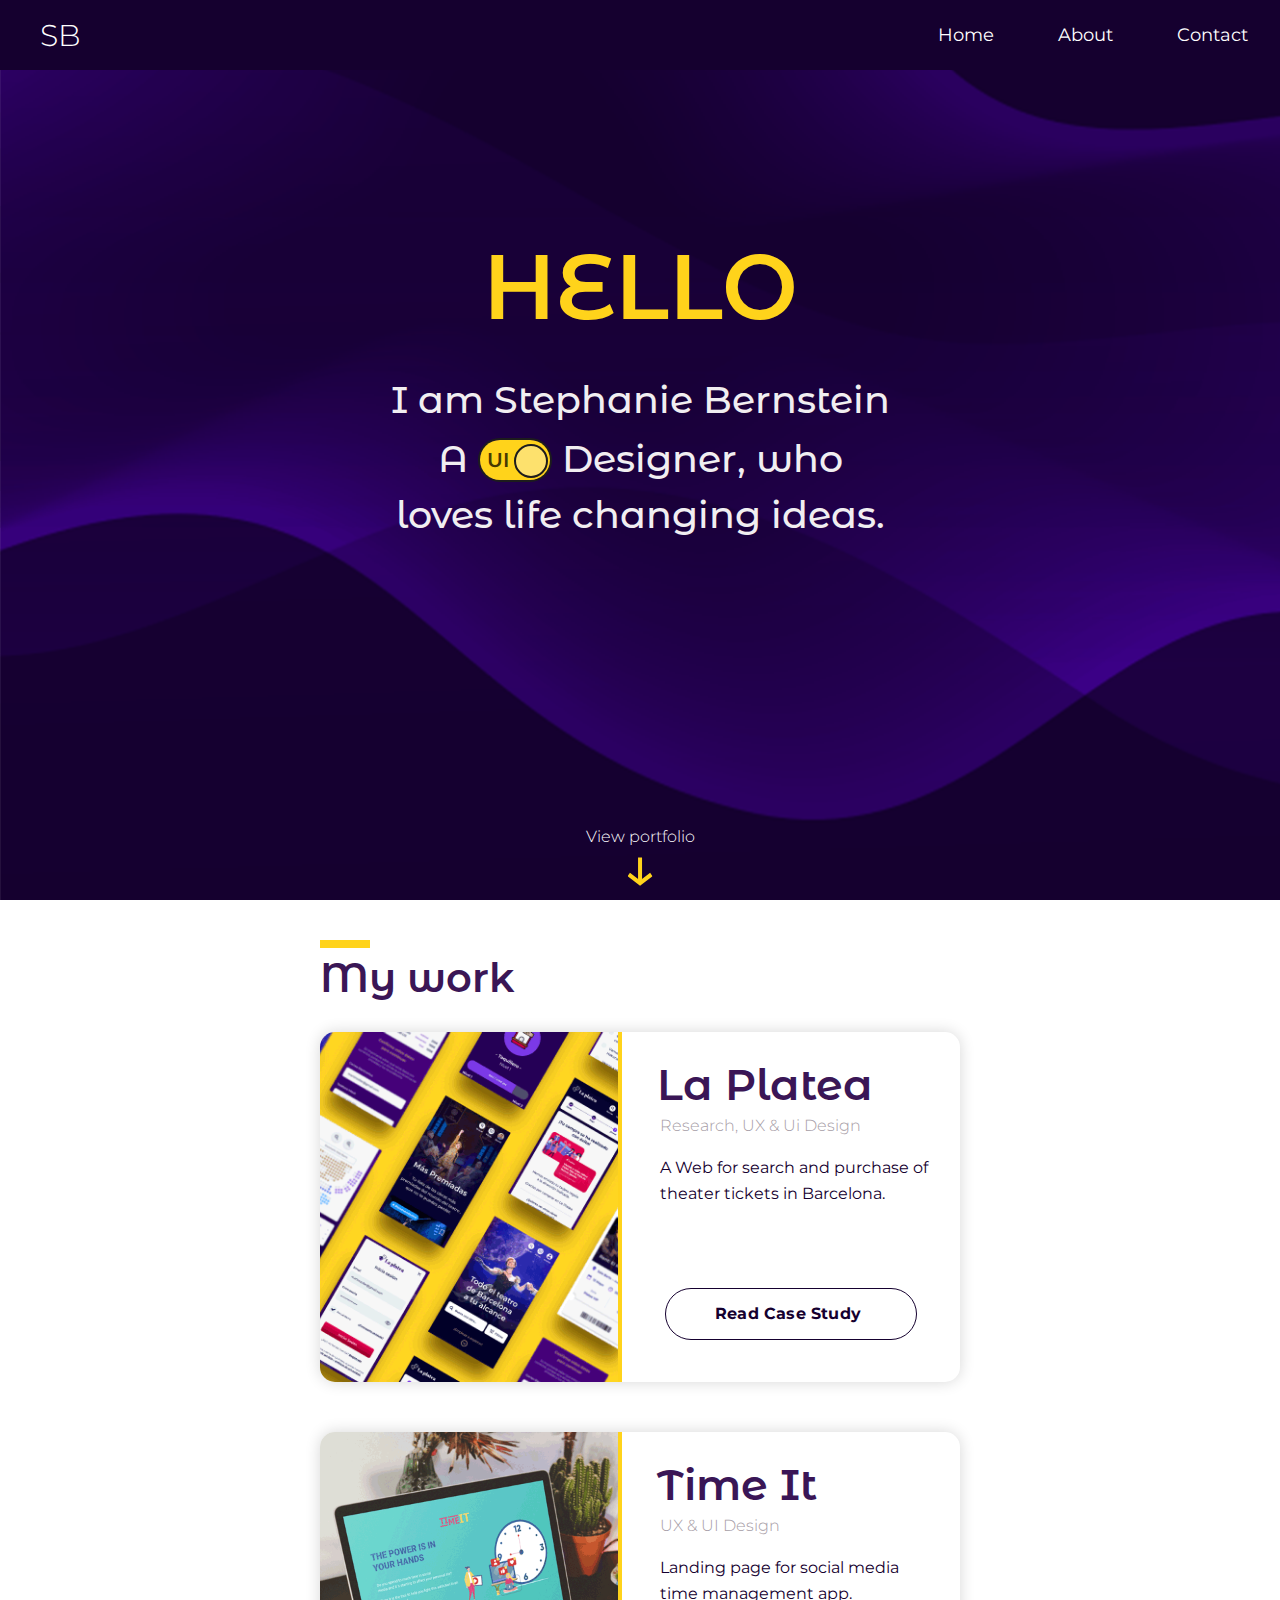
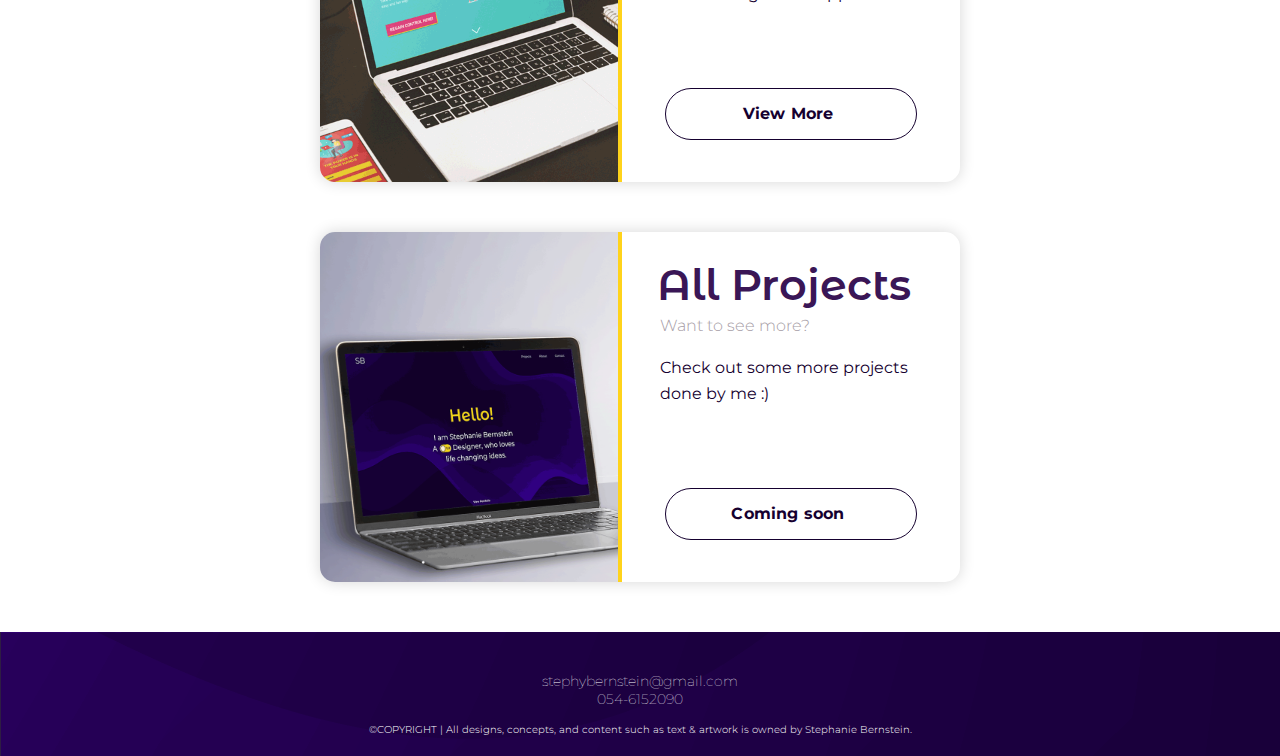
<file: index.html>
<!DOCTYPE html>
<html lang="en">

<head>
    <meta charset="UTF-8">
    <meta name="viewport" content="width=device-width, initial-scale=1.0,user-scalable=no">
    <meta http-equiv="X-UA-Compatible" content="ie=edge">
    <title>Stephy Bernstein</title>
<link rel="stylesheet" href="https://cdnjs.cloudflare.com/ajax/libs/animate.css/3.7.0/animate.min.css" />
    <link href="https://fonts.googleapis.com/css?family=Montserrat+Alternates:300,400,600,700|Montserrat:300,400,500,600,700" rel="stylesheet">
    <link rel="stylesheet" href="https://use.fontawesome.com/releases/v5.8.1/css/all.css" integrity="sha384-50oBUHEmvpQ+1lW4y57PTFmhCaXp0ML5d60M1M7uH2+nqUivzIebhndOJK28anvf" crossorigin="anonymous">
    <link rel="stylesheet" href="css/styles.css" />
</head>

<body id="ui">
    <header class="mainheader animated">
        <a class="brand" href="#">SB</a>
        <button id="menu" type="button" aria-expanded="false" aria-label="Toggle navigation">
            <i class="fas fa-bars"></i>
        </button>
        <nav class="navigation hide animated slideInDown">
            <ul class="navigation-list">
                <li class="navigation-item">
                    <a class="navigation-link" href="#projectos">Home</a>
                </li>
                <li class="navigation-item">
                    <a class="navigation-link" href="about.html">About</a>
                </li>
                <li class="navigation-item">
                    <a class="navigation-link" href="contact.html">Contact</a>
                </li>
            </ul>
        </nav>
    </header>
    <main>
        <section id="landing">
              <div class="margin">
                       <div class="top-margin">
                <h1> <span></span> </h1>
                <h3 id="landing-texto">I am Stephanie Bernstein<br>A <div class="uxuiswitch">
    <input type="checkbox" name="uxuiswitch" class="uxuiswitch-checkbox" id="uxuiswitch" checked>
    <label class="uxuiswitch-label" for="uxuiswitch">
        <span class="uxuiswitch-inner"></span>
        <span class="uxuiswitch-switch"></span>
    </label>
</div>
 Designer, who loves life changing ideas.</h3>
            </div>
        </div>
            <div class="texto">
                <span class="view-port">View portfolio </span>
            </div>
            <div>
                <a href="#projectos" class="arrow-portfolio"></a>
            </div>
        </section>
        <section id="projectos">

            <div class="margin">
              <hr class="line-work">
              <span class="my-work"> My work </span>
                <div class="card">
                    <div class="card_thumb"><img src="img/laplatea/platea2.png" alt="Projecto La Platea" />
                    </div>
                    <div class="card_content">
                        <header>
                            <h2>La Platea</h2>
                            <span>Research, UX & Ui Design</span>
                        </header>
                        <p>A Web for search and purchase of theater tickets in Barcelona.</p>

                        <footer class="center"><a href="platea.html">Read Case Study <i class="fas fa-arrow-right"></i></a></footer>
                    </div>
                </div>
                <div class="card">
                    <div class="card_thumb"><img src="img/time/timeit.png" alt="Projecto Time It" />
                    </div>
                    <div class="card_content">
                        <header>
                            <h2>Time It</h2>
                            <span>UX & UI Design</span>
                        </header>
                        <p>Landing page for social media time management app.</p>

                        <footer class="center"><a href="timeit.html">View More <i class="fas fa-arrow-right"></i></a></footer>
                    </div>
                </div>
                <div class="card">
                    <div class="card_thumb"><img src="img/portfolio/portfolio1.png" alt="Projecto Time It" />
                    </div>
                    <div class="card_content">
                        <header>
                            <h2>All Projects</h2>
                            <span> Want to see more?</span>
                        </header>
                        <p>Check out some more projects done by me :)</p>

                        <footer class="center"><a href="moreprojects.html"> Coming soon <i class="fas fa-arrow-right"></i></a></footer>
                    </div>
                </div>
            </div>
        </section>
        <footer class="mainfooter">
            <div class="margin">
                <div class="socials center">
                    <a href="https://www.linkedin.com/in/stephanie-bernstein-96964898/"><i class="fab fa-linkedin-in"></i></a>
                    <a href="https://www.behance.net/stephaniebernstein"><i class="fab fa-behance"></i></a>
                    <a href="https://www.facebook.com/flyingdaisydesign/"><i class="fab fa-facebook-f"></i></a>
                    <a href="https://www.instagram.com/sb_ux.ui/"><i class="fab fa-instagram"></i></a>
                </div>

                <a href="mailto:Stephybernstein@gmail.com" class="email center">stephybernstein@gmail.com</a><a href="tel:0546152090" class="phone center">054-6152090</a>

                <span class="copyright center">©COPYRIGHT | All designs, concepts, and content such as text & artwork is owned by Stephanie Bernstein.</span>
            </div>

        </footer>
    </main>

</body>
<script src="js/main.js"></script>

</html>
</file>
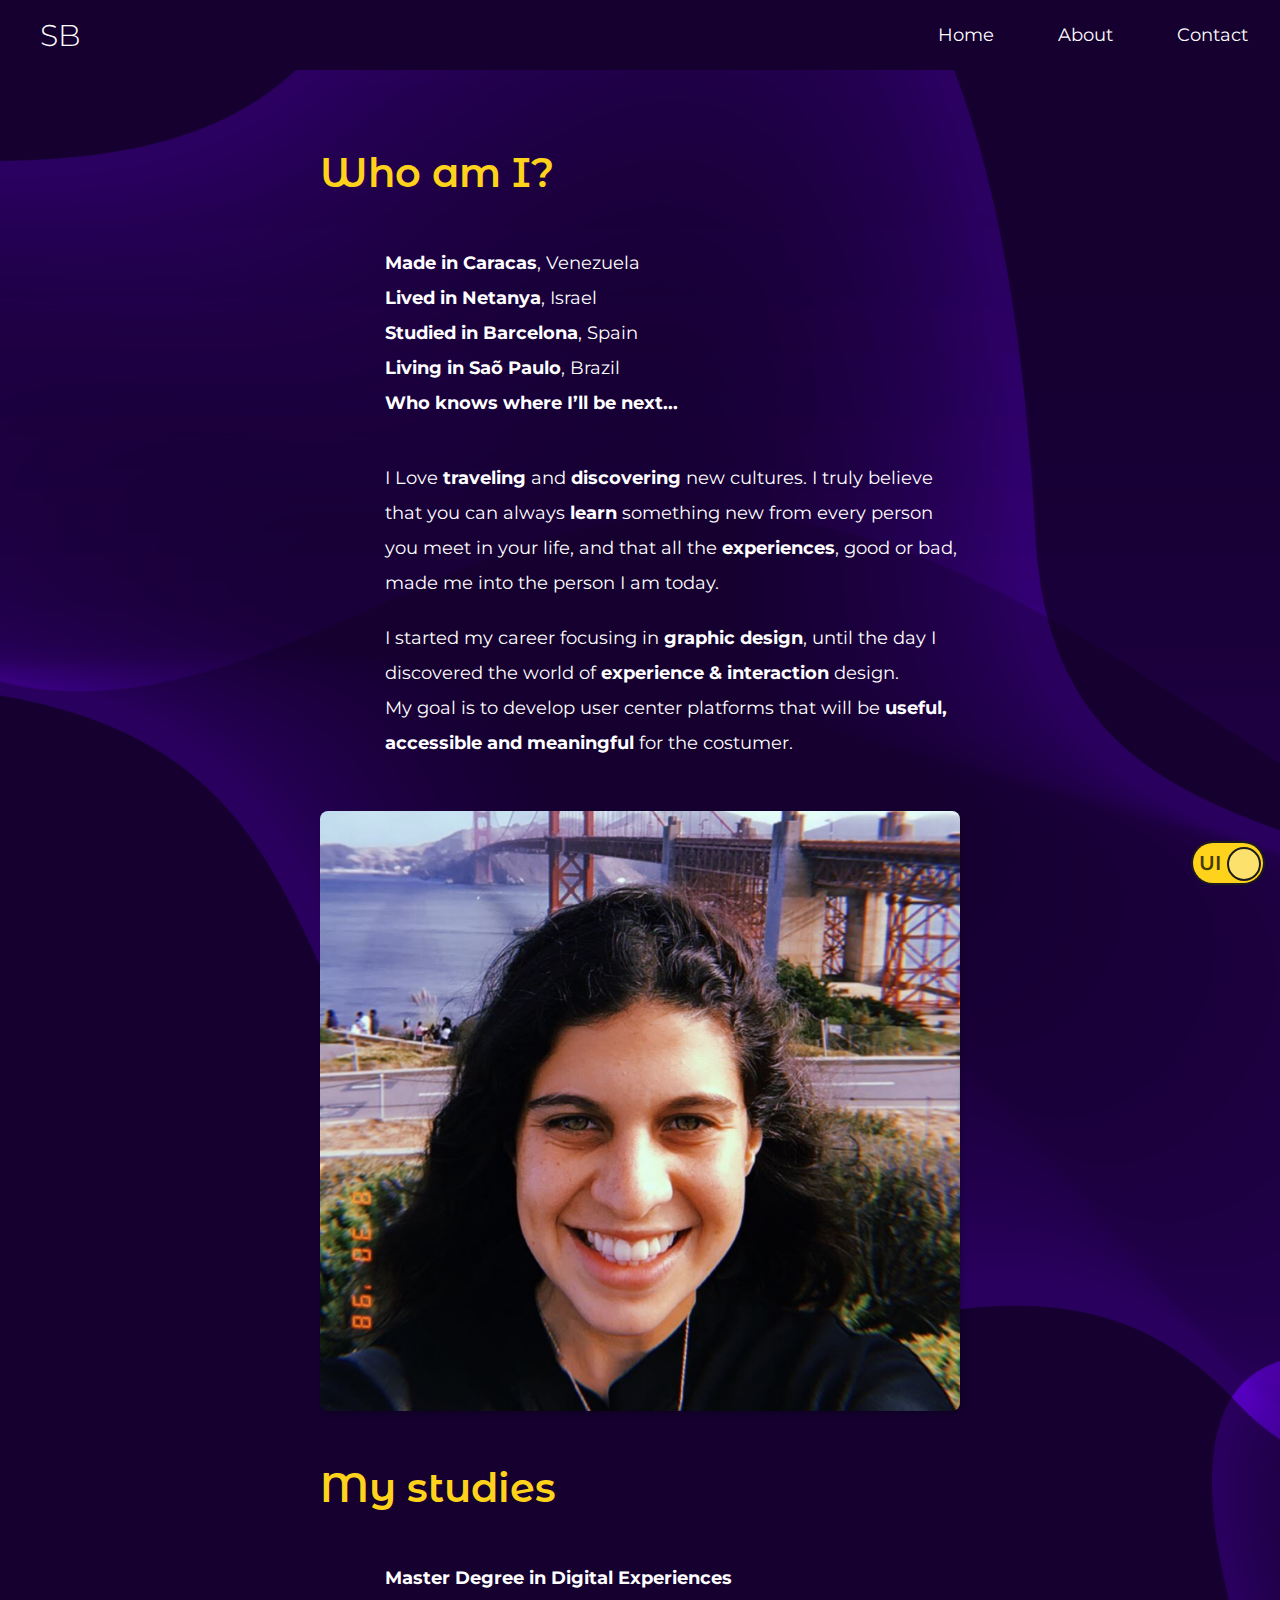
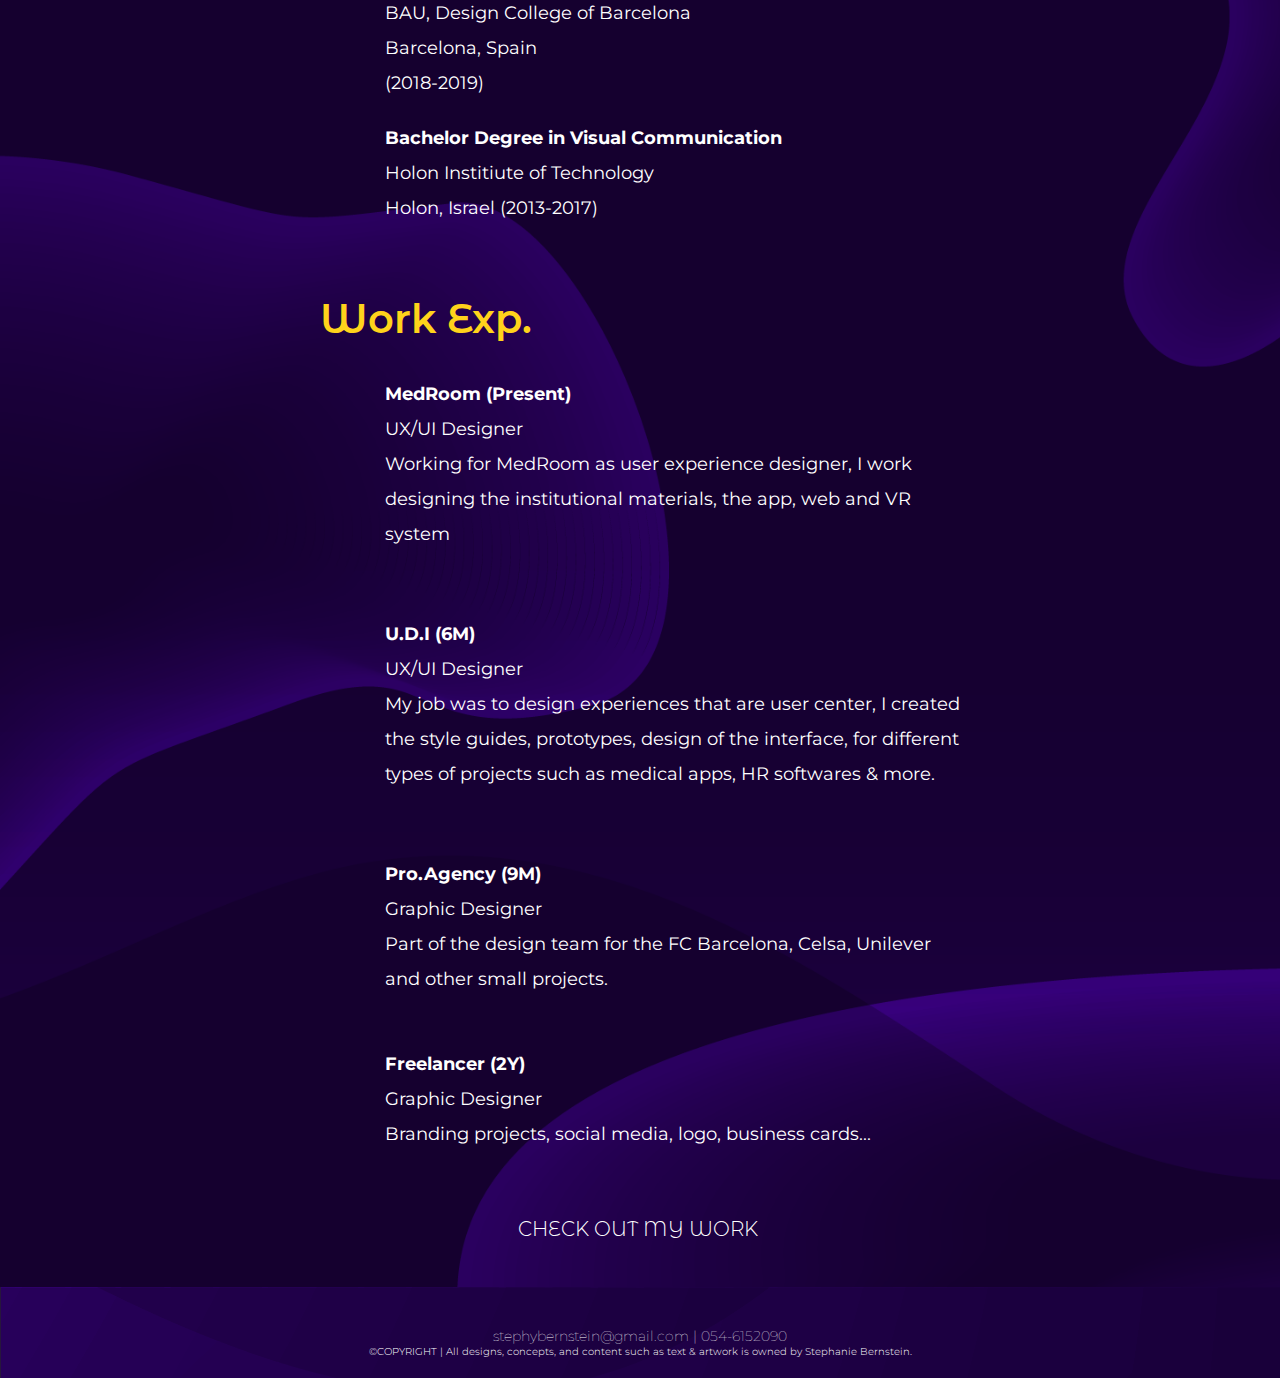
<file: about.html>
<!DOCTYPE html>
<html lang="en">

<head>
    <meta charset="UTF-8">
    <meta name="viewport" content="width=device-width, initial-scale=1.0,user-scalable=no">
    <meta http-equiv="X-UA-Compatible" content="ie=edge">
    <title>Stephy Bernstein</title>
<link rel="stylesheet" href="https://cdnjs.cloudflare.com/ajax/libs/animate.css/3.7.0/animate.min.css" />
    <link href="https://fonts.googleapis.com/css?family=Montserrat+Alternates:300,400,600,700|Montserrat:300,400,500,600,700" rel="stylesheet">
    <link rel="stylesheet" href="https://use.fontawesome.com/releases/v5.8.1/css/all.css" integrity="sha384-50oBUHEmvpQ+1lW4y57PTFmhCaXp0ML5d60M1M7uH2+nqUivzIebhndOJK28anvf" crossorigin="anonymous">
    <link rel="stylesheet" href="css/styles.css" />
</head>

<body id="ui" class="mini-btn">
    <header class="mainheader animated">
        <a class="brand" href="index.html">SB</a>
        <button id="menu" type="button" aria-expanded="false" aria-label="Toggle navigation">
            <i class="fas fa-bars"></i>
        </button>
        <nav class="navigation hide animated slideInDown">
            <ul class="navigation-list">
                <li class="navigation-item">
                    <a class="navigation-link" href="index.html">Home</a>
                </li>
                <li class="navigation-item">
                    <a class="navigation-link" href="about.html">About</a>
                </li>
                <li class="navigation-item">
                    <a class="navigation-link" href="contact.html">Contact</a>
                </li>
            </ul>
        </nav>
    </header>
    <main class="about-bg">
        <section id="about">
          <div class="who-am-i">
            <div class="margin">
            <h2 class="margin-top">Who am I?</h2>
              <div class="padding-y">

            <p>
              <span class="p-bold">Made in Caracas</span>, Venezuela <br>
              <span class="p-bold">Lived in Netanya</span>, Israel <br>
              <span class="p-bold">Studied in Barcelona</span>, Spain <br>
              <span class="p-bold">Living in Saõ Paulo</span>, Brazil <br>
              <span class="p-bold">Who knows where I’ll be next...</span>
            <p>
            </div>
            <div class="">
              <p>
              I Love <span class="p-bold">traveling</span> and <span class="p-bold">discovering</span> new cultures. I truly believe that you can always <span class="p-bold">learn</span> something new from every person you meet in your life, and that all the <span class="p-bold">experiences</span>, good or bad, made me into the person I am today.
            </p>
            </div>
            <div class="">
              <p>
                I started my career focusing in <span class="p-bold">graphic design</span>, until the day I discovered the world of <span class="p-bold">experience & interaction</span> design.<br>
                My goal is to develop user center platforms that will be <span class="p-bold">useful, accessible and meaningful</span> for the costumer.
            </p>
            </div>
            <div class="rounded-image-about padding-y">
							<img src="img/about/me.png" alt="desktop showing the website">
						</div>
          </div>
        </div>
        <div class="my-studies">
          <div class="margin">
          <h2 class="">My studies</h2>
            <div class="padding-y">
              <p>
                <span class="p-bold">Master Degree in Digital Experiences</span>
                <br> BAU, Design College of Barcelona
                <br> Barcelona, Spain
                <br> (2018-2019)
            </p>
          </div>
          <div>
            <p>
              <span class="p-bold">Bachelor Degree in Visual Communication</span>
              <br>Holon Institiute of Technology
              <br>Holon, Israel
              (2013-2017)
            </p>
          </div>
        </div>
      </div>
      <div class="work-exp">
        <div class="margin ">
        <h2 class="">Work Exp.</h2>
        <div class="doble-margin">
          <p>
          <span class="p-bold">MedRoom (Present)</span> <br>
            UX/UI Designer <br>
            Working for MedRoom as user experience designer, I work designing the institutional materials, the app, web and VR system
        </p>
      </div>
        <div class="doble-margin">
          <p>
          <span class="p-bold">U.D.I (6M)</span> <br>
            UX/UI Designer <br>
            My job was to design experiences that are user center, I created the style guides, prototypes, design of the interface, for different types of projects such as medical apps, HR softwares & more.

        </p>
      </div>
      <div class="doble-margin">
        <p>
        <span class="p-bold">Pro.Agency (9M)</span> <br>
        Graphic Designer <br>
        Part of the design team for the
        FC Barcelona, Celsa, Unilever and other small projects.
        </p>
      </div>
        <div>
        <p>
        <span class="p-bold">Freelancer (2Y)</span> <br>
        Graphic Designer <br>
        Branding projects, social media, logo, business cards...
      </p>
      </div>

      </div>
    </div>
    <div class="margin padding-y">
      <div id="check-work" >
          <a href="index.html">CHECK OUT MY WORK</a>
          <i class="fas fa-arrow-right"></i>
      </div>
      </section>
      <footer class="mainfooter">
          <div class="margin">
              <div class="socials center">
                  <a href="https://www.linkedin.com/in/stephanie-bernstein-96964898/"><i class="fab fa-linkedin-in"></i></a>
                  <a href="https://www.behance.net/stephaniebernstein"><i class="fab fa-behance"></i></a>
                  <a href="https://www.facebook.com/flyingdaisydesign/"><i class="fab fa-facebook-f"></i></a>
                  <a href="https://www.instagram.com/sb_ux.ui/"><i class="fab fa-instagram"></i></a>
              </div>

              <a href="mailto:Stephybernstein@gmail.com" class="email center">stephybernstein@gmail.com | 054-6152090</a>
              <span class="copyright center">©COPYRIGHT | All designs, concepts, and content such as text & artwork is owned by Stephanie Bernstein.</span>
          </div>

      </footer>
          </main>
    <div class="uxuiswitch">
      <input type="checkbox" name="uxuiswitch" class="uxuiswitch-checkbox" id="uxuiswitch" checked>
      <label class="uxuiswitch-label" for="uxuiswitch"> <span class="uxuiswitch-inner"></span>
        <span class="uxuiswitch-switch"></span>
      </label>
    </div>
</body>
<script src="js/main.js"></script>

</html>
</file>
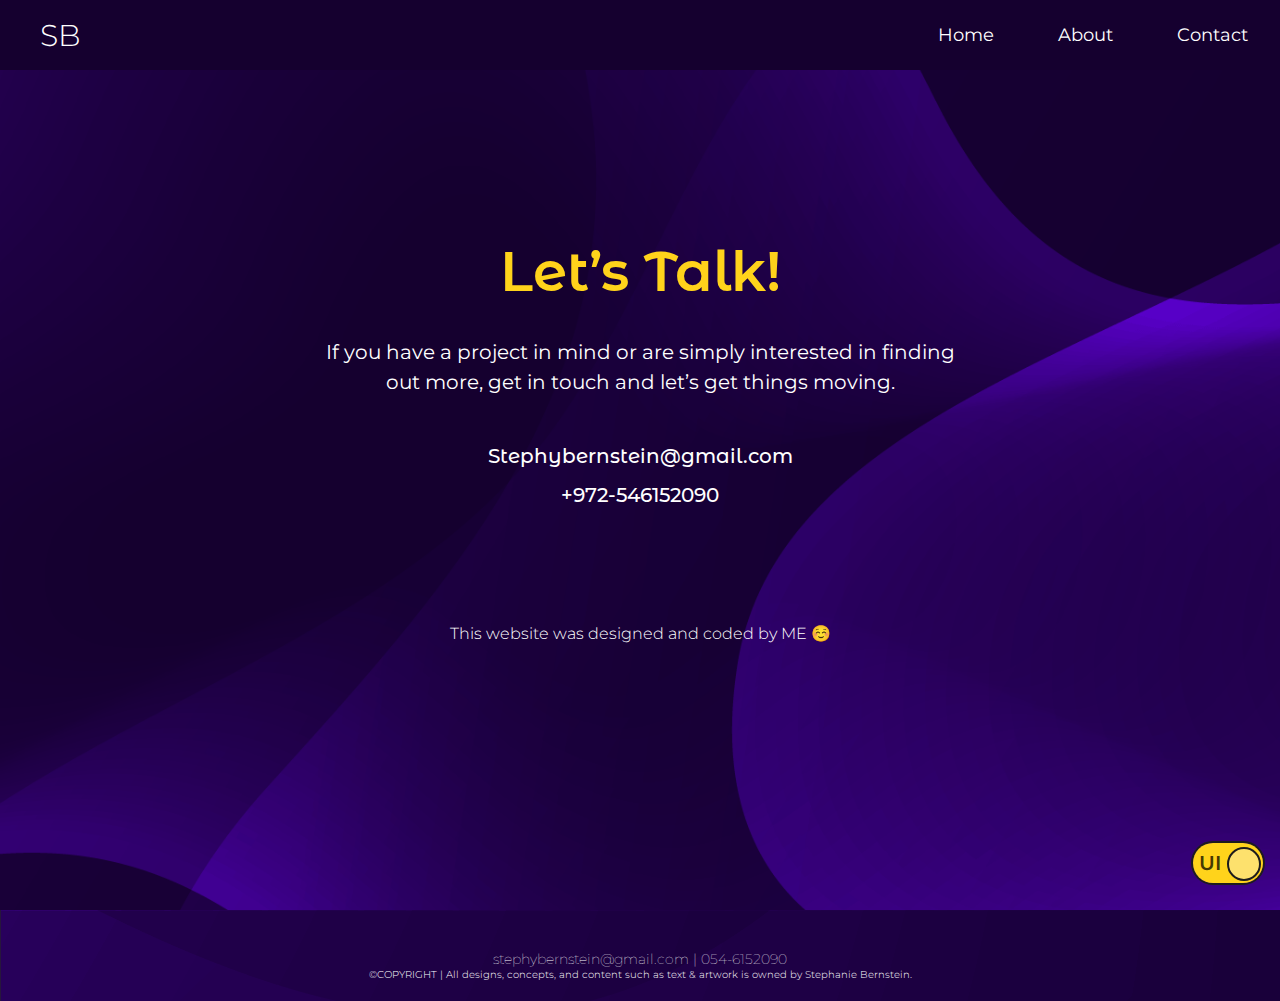
<file: contact.html>
<!DOCTYPE html>
<html lang="en">

<head>
    <meta charset="UTF-8">
    <meta name="viewport" content="width=device-width, initial-scale=1.0,user-scalable=no">
    <meta http-equiv="X-UA-Compatible" content="ie=edge">
    <title>Stephy Bernstein</title>
<link rel="stylesheet" href="https://cdnjs.cloudflare.com/ajax/libs/animate.css/3.7.0/animate.min.css" />
    <link href="https://fonts.googleapis.com/css?family=Montserrat+Alternates:300,400,600,700|Montserrat:300,400,500,600,700" rel="stylesheet">
    <link rel="stylesheet" href="https://use.fontawesome.com/releases/v5.8.1/css/all.css" integrity="sha384-50oBUHEmvpQ+1lW4y57PTFmhCaXp0ML5d60M1M7uH2+nqUivzIebhndOJK28anvf" crossorigin="anonymous">
    <link rel="stylesheet" href="css/styles.css" />
</head>

<body id="ui" class="mini-btn">
    <header class="mainheader animated">
        <a class="brand" href="index.html">SB</a>
        <button id="menu" type="button" aria-expanded="false" aria-label="Toggle navigation">
            <i class="fas fa-bars"></i>

        </button>
        <nav class="navigation hide animated slideInDown">
            <ul class="navigation-list">
                <li class="navigation-item">
                    <a class="navigation-link" href="index.html">Home</a>
                </li>
                <li class="navigation-item">
                    <a class="navigation-link" href="about.html">About</a>
                </li>
                <li class="navigation-item">
                    <a class="navigation-link" href="contact.html">Contact</a>
                </li>
            </ul>
        </nav>
    </header>
    <main class="all-in">
        <section id="contact">
          <div class="margin">
                   <div>
                       <h1>Let’s Talk!</h1>
                       <p class="info-contact">If you have a project in mind or are simply interested in finding out more, get in touch and let’s get things moving.</p>
                  </div>
                  <div class="datos">
                    <a href="mailto:Stephybernstein@gmail.com" class="email center">Stephybernstein@gmail.com</a>
                    <br>  <span> +972-546152090</span>
                    <br>
                    <br>
                    <br>
                    <h6 class="doble-margin">This website was designed and coded by ME ☺️</h6>
                  </div>
                </div>
      </section>
      <footer class="mainfooter">
          <div class="margin">
              <div class="socials center">
                  <a href="https://www.linkedin.com/in/stephanie-bernstein-96964898/"><i class="fab fa-linkedin-in"></i></a>
                  <a href="https://www.behance.net/stephaniebernstein"><i class="fab fa-behance"></i></a>
                  <a href="https://www.facebook.com/flyingdaisydesign/"><i class="fab fa-facebook-f"></i></a>
                  <a href="https://www.instagram.com/sb_ux.ui/"><i class="fab fa-instagram"></i></a>
              </div>

              <a href="mailto:Stephybernstein@gmail.com" class="email center">stephybernstein@gmail.com | 054-6152090</a>
              <span class="copyright center">©COPYRIGHT | All designs, concepts, and content such as text & artwork is owned by Stephanie Bernstein.</span>
          </div>

      </footer>
          </main>
    <div class="uxuiswitch">
      <input type="checkbox" name="uxuiswitch" class="uxuiswitch-checkbox" id="uxuiswitch" checked>
      <label class="uxuiswitch-label" for="uxuiswitch"> <span class="uxuiswitch-inner"></span>
        <span class="uxuiswitch-switch"></span>
      </label>
    </div>
</body>
<script src="js/main.js"></script>

</html>
</file>
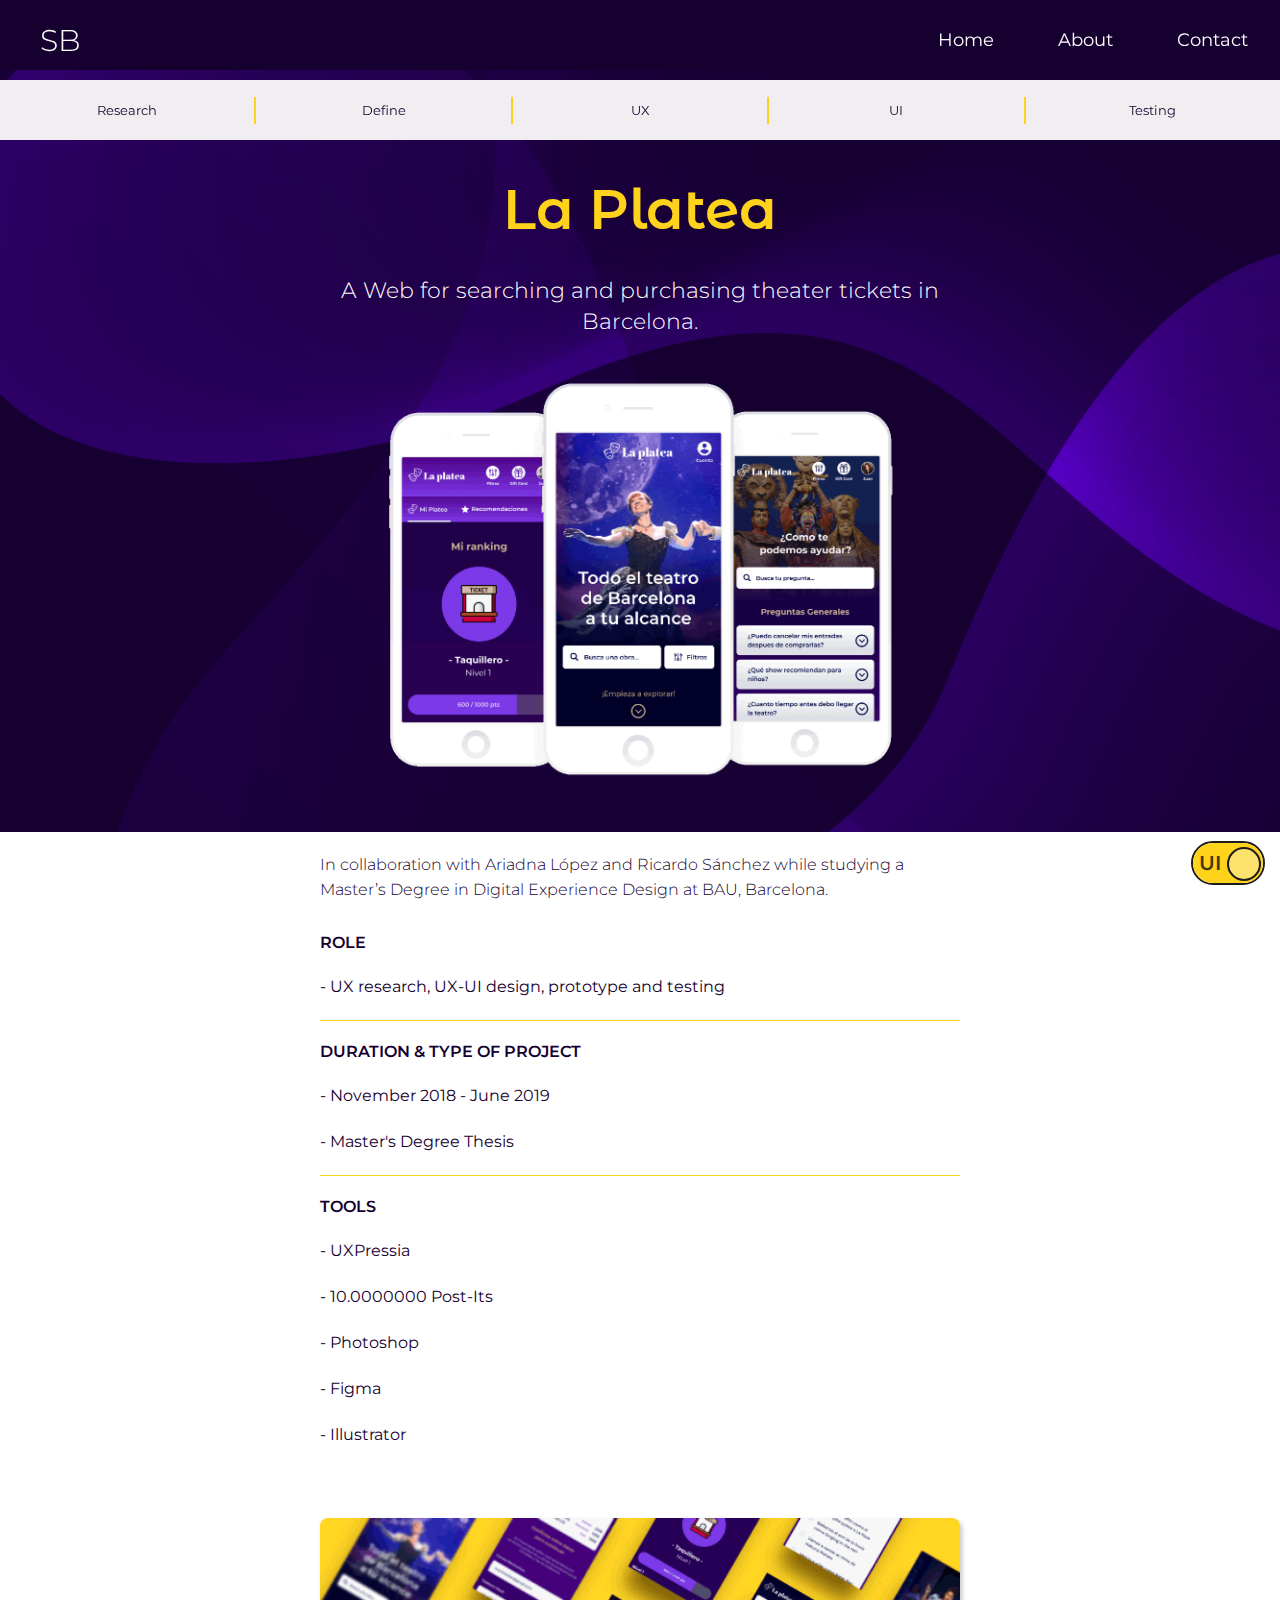
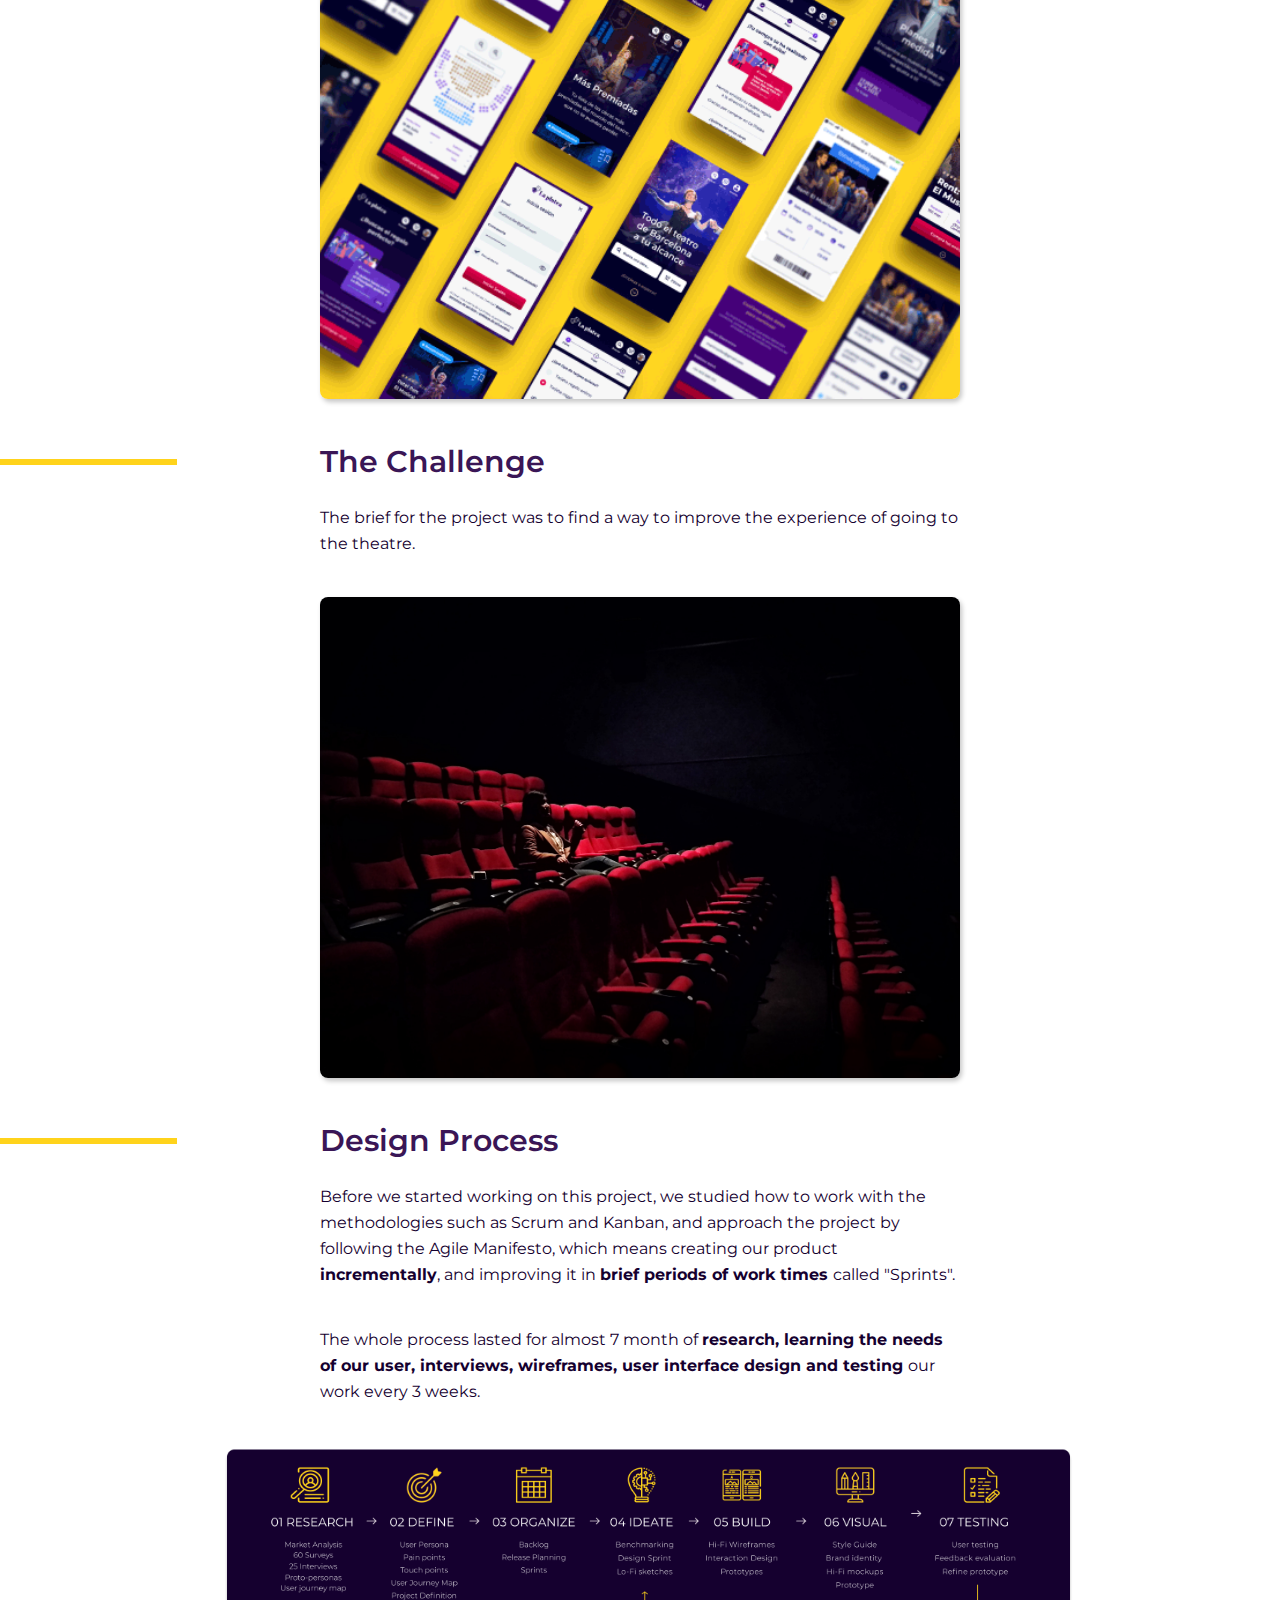
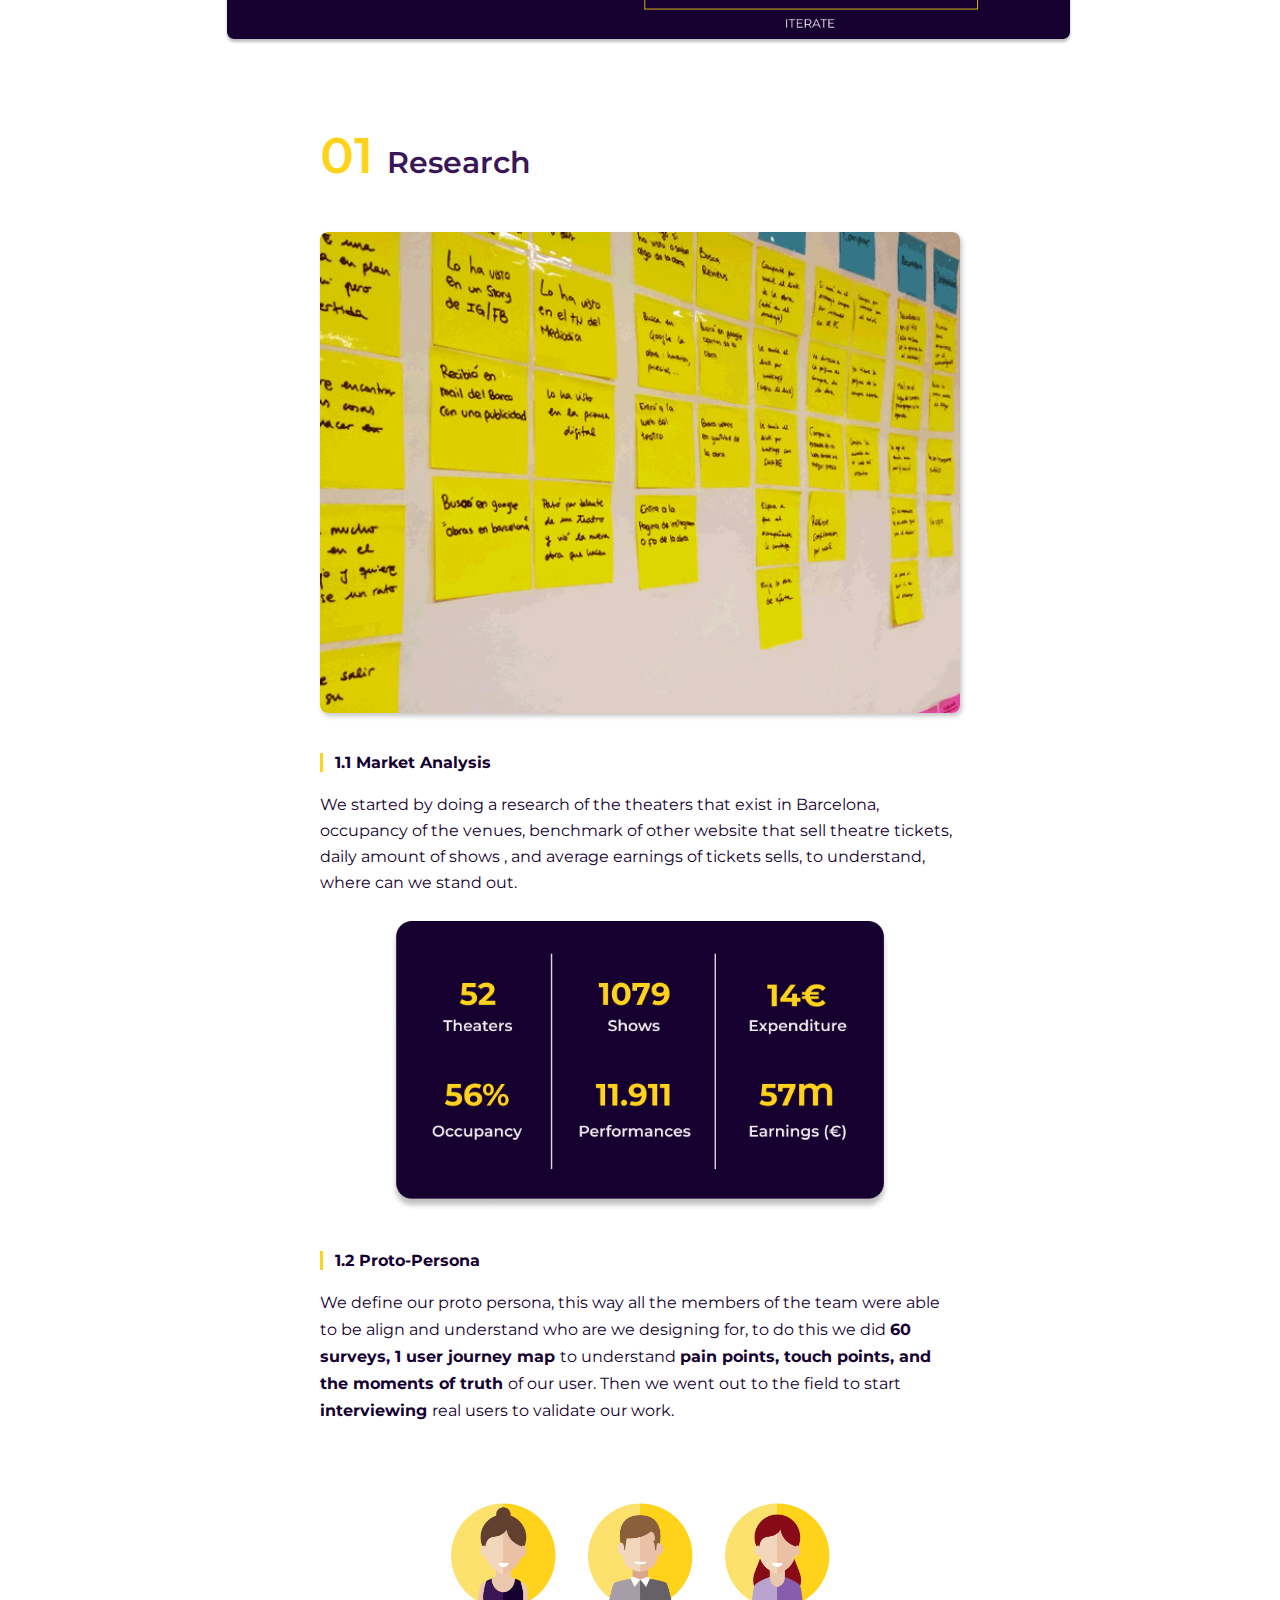
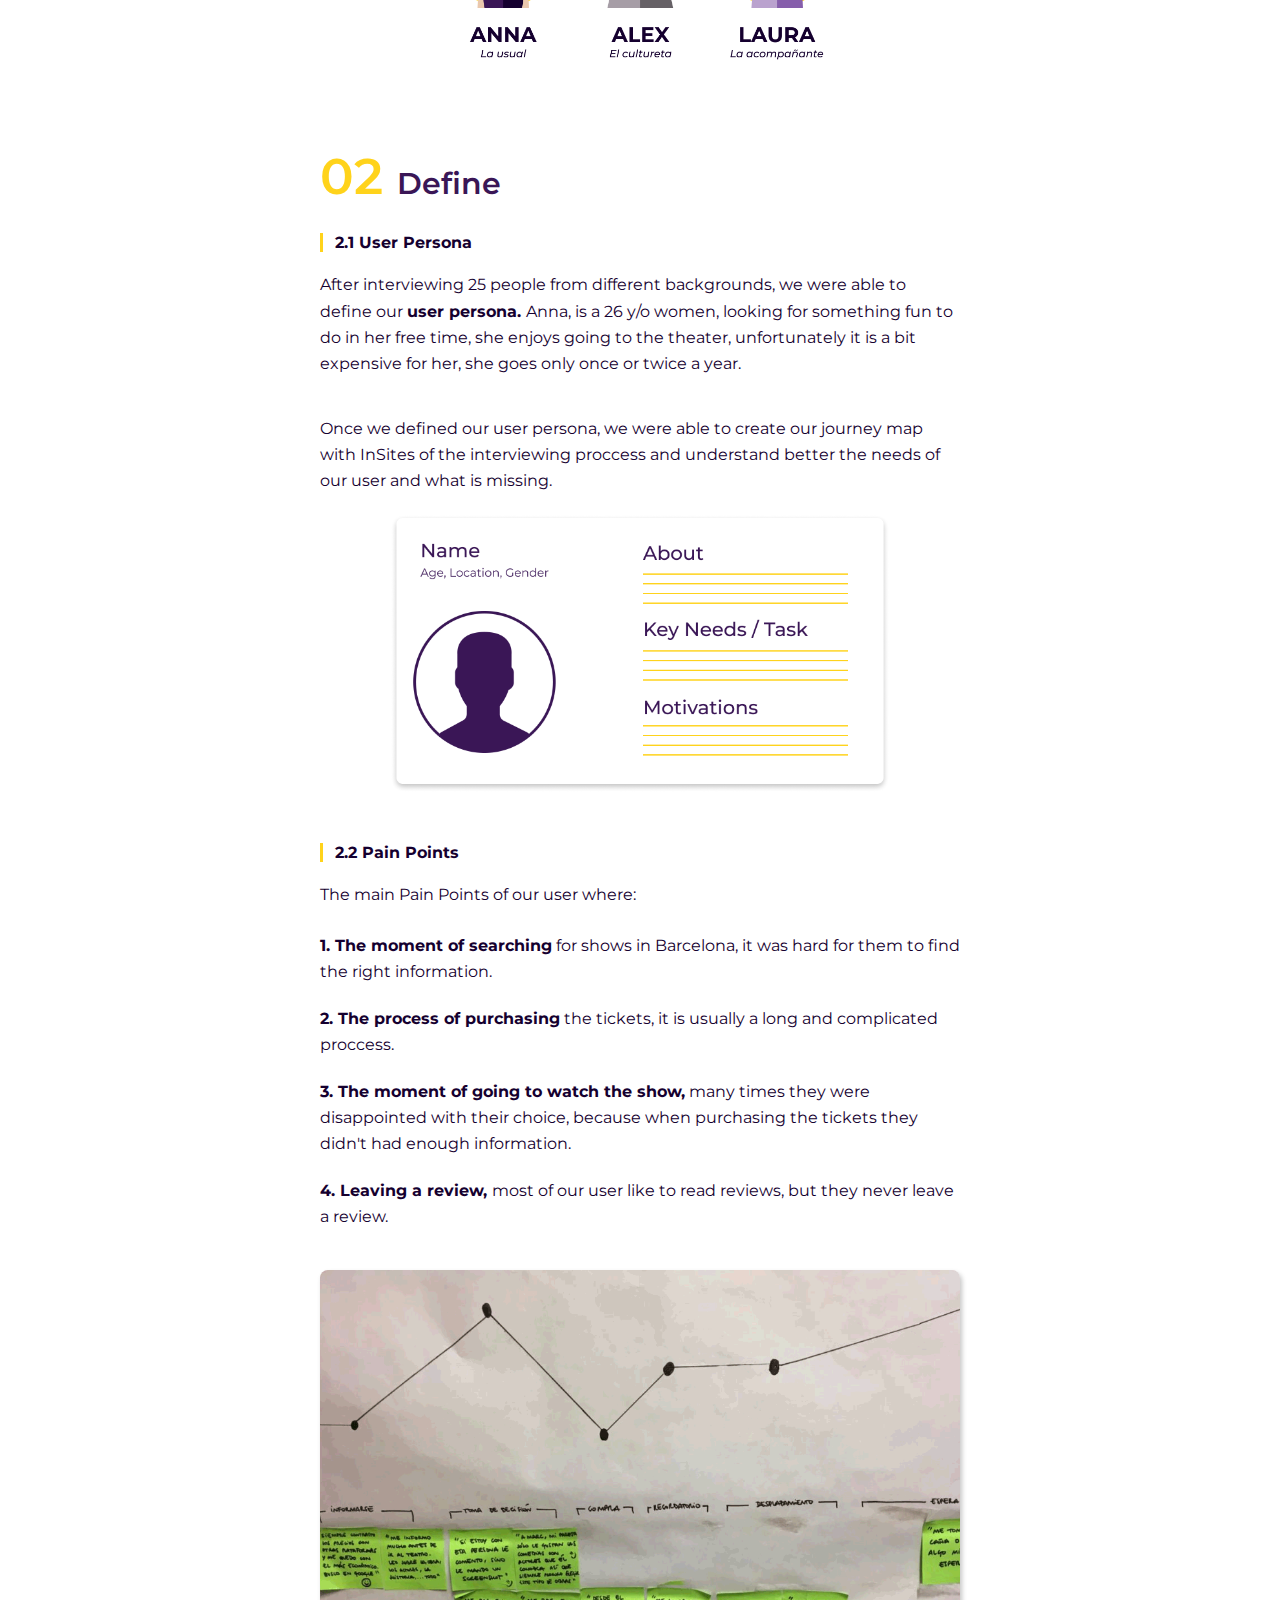
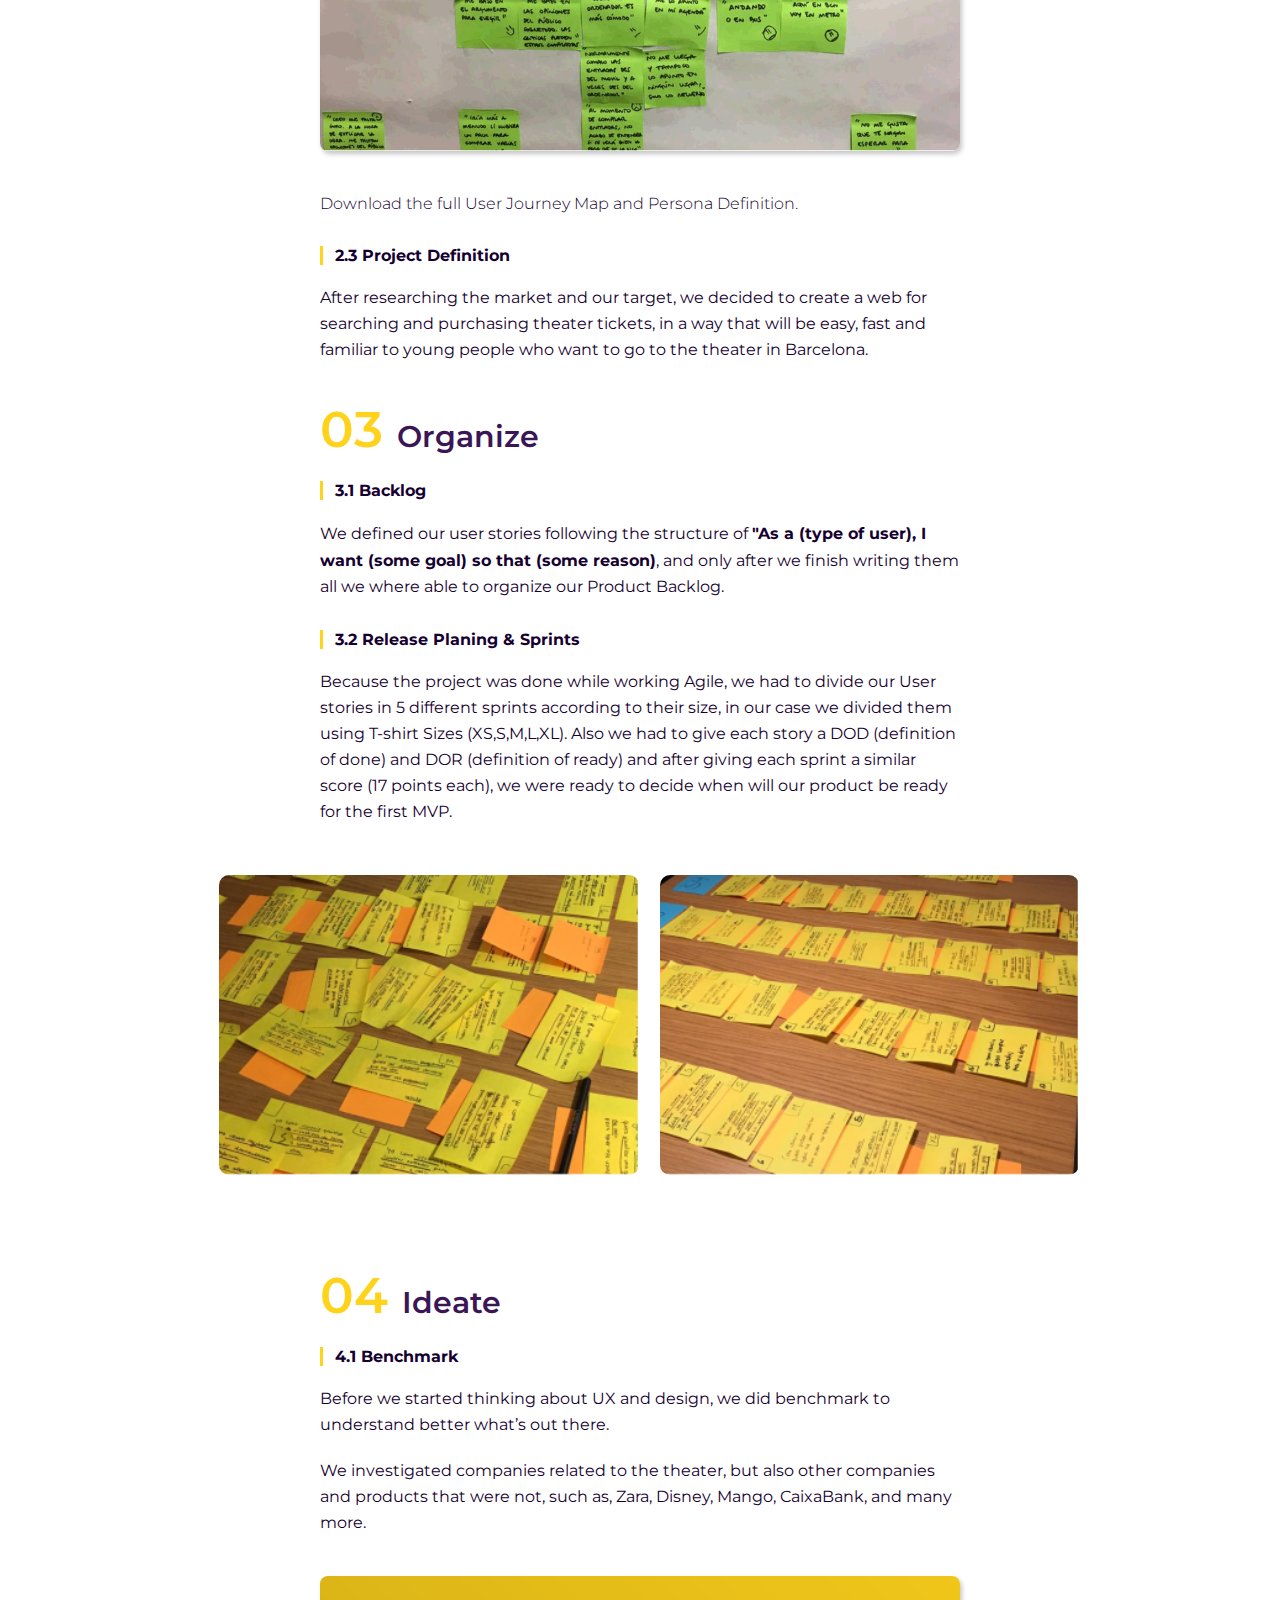
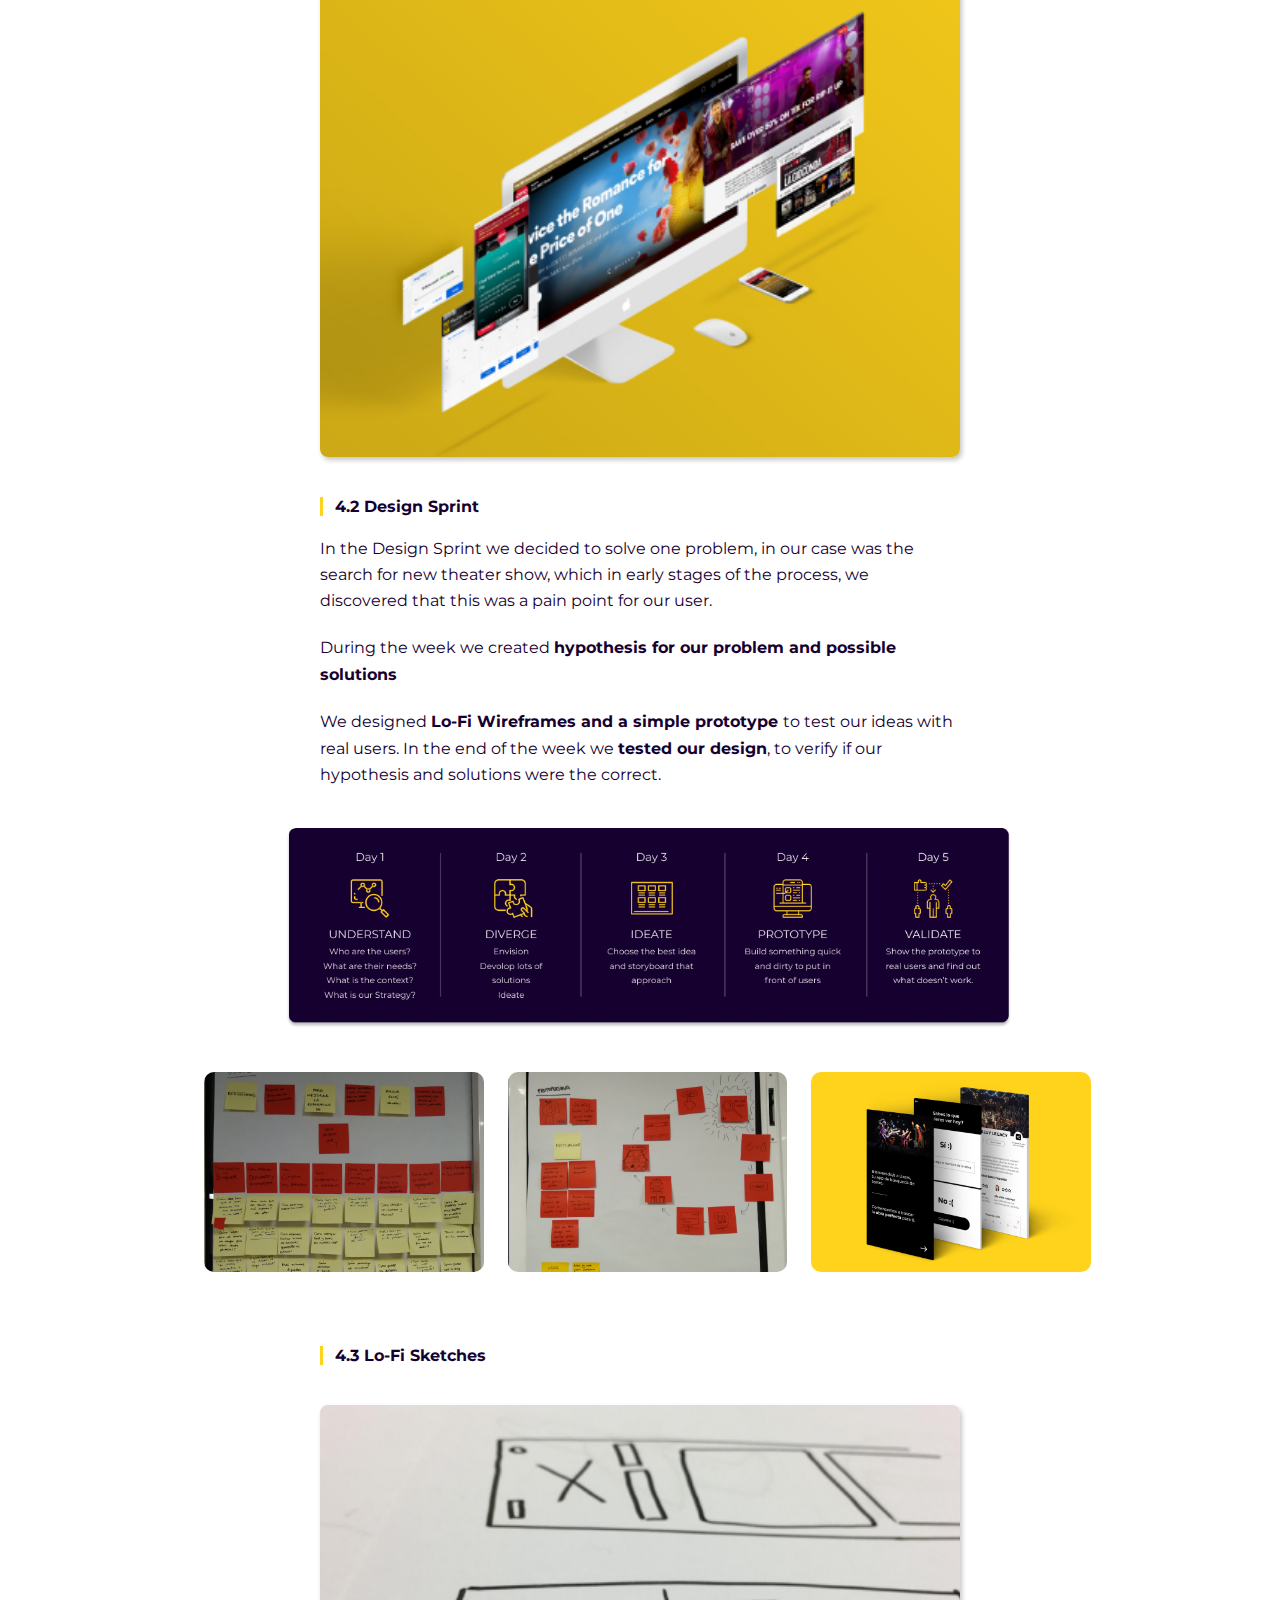
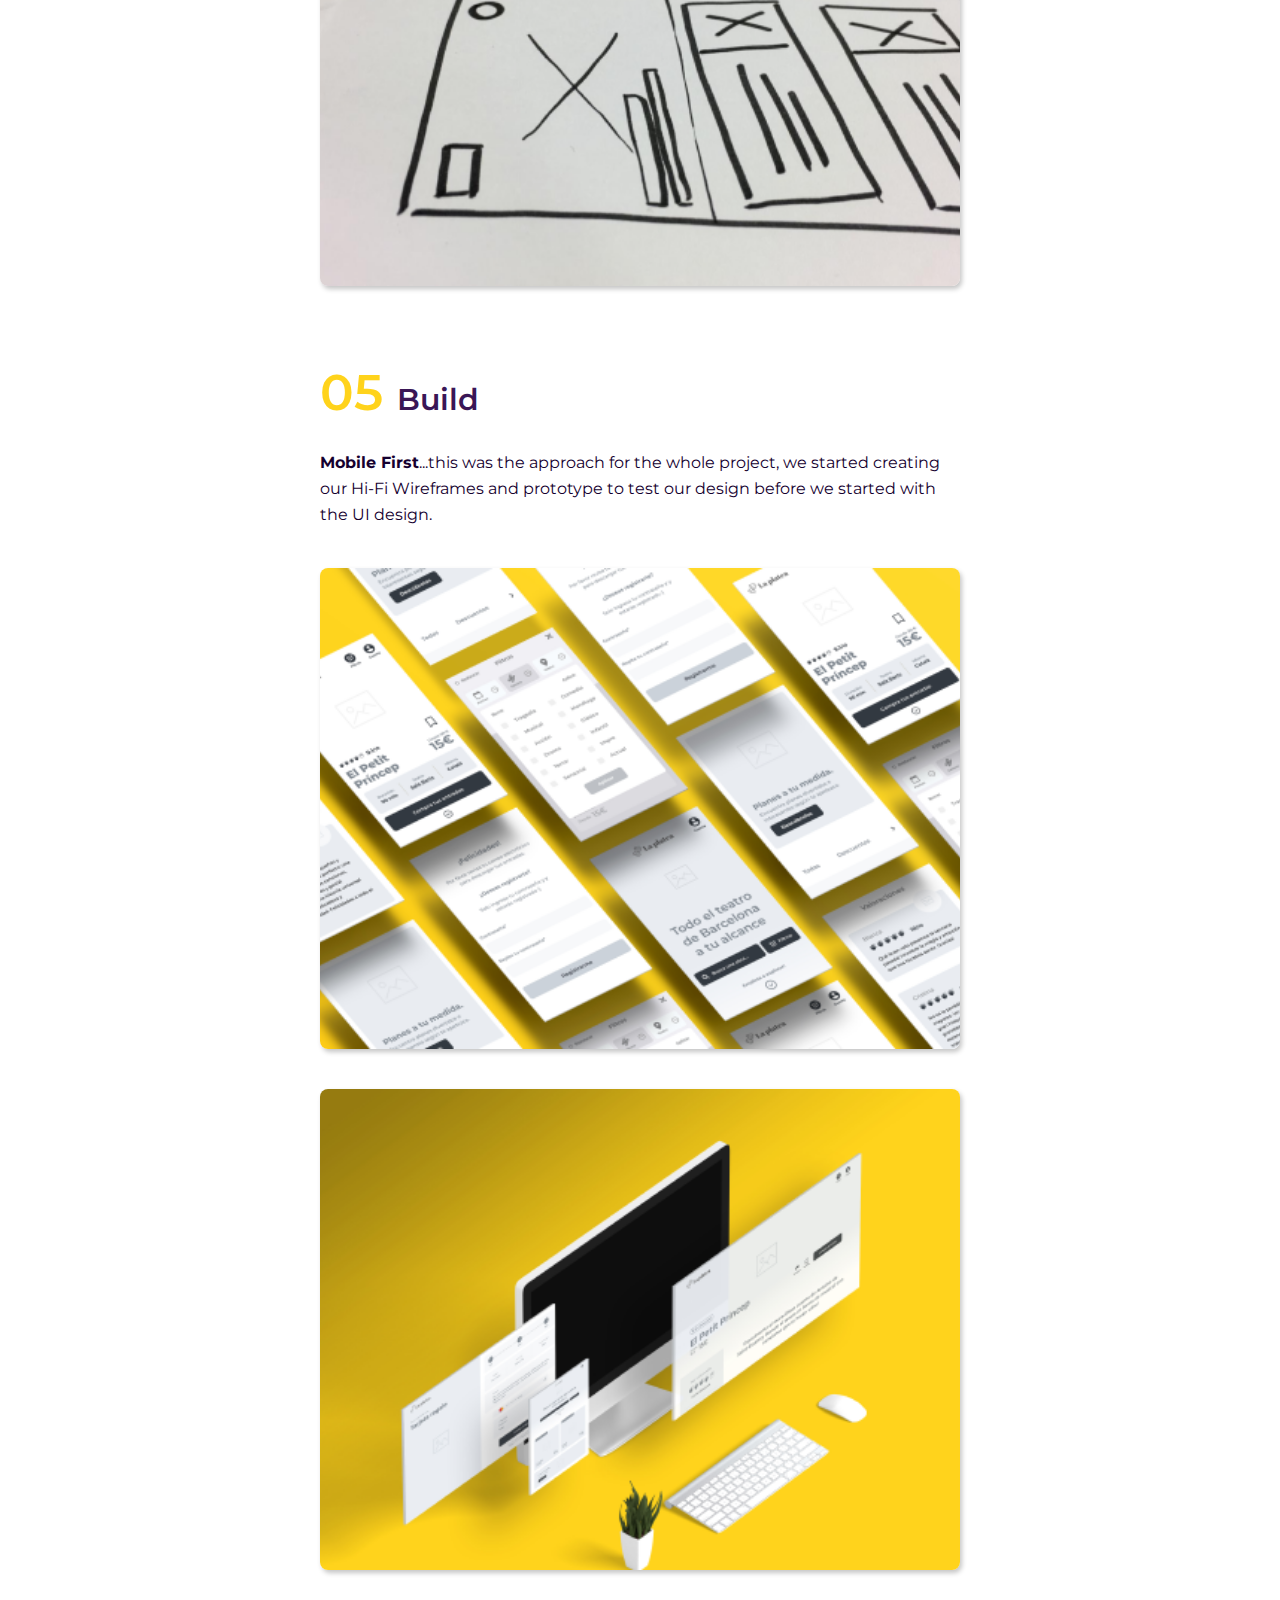
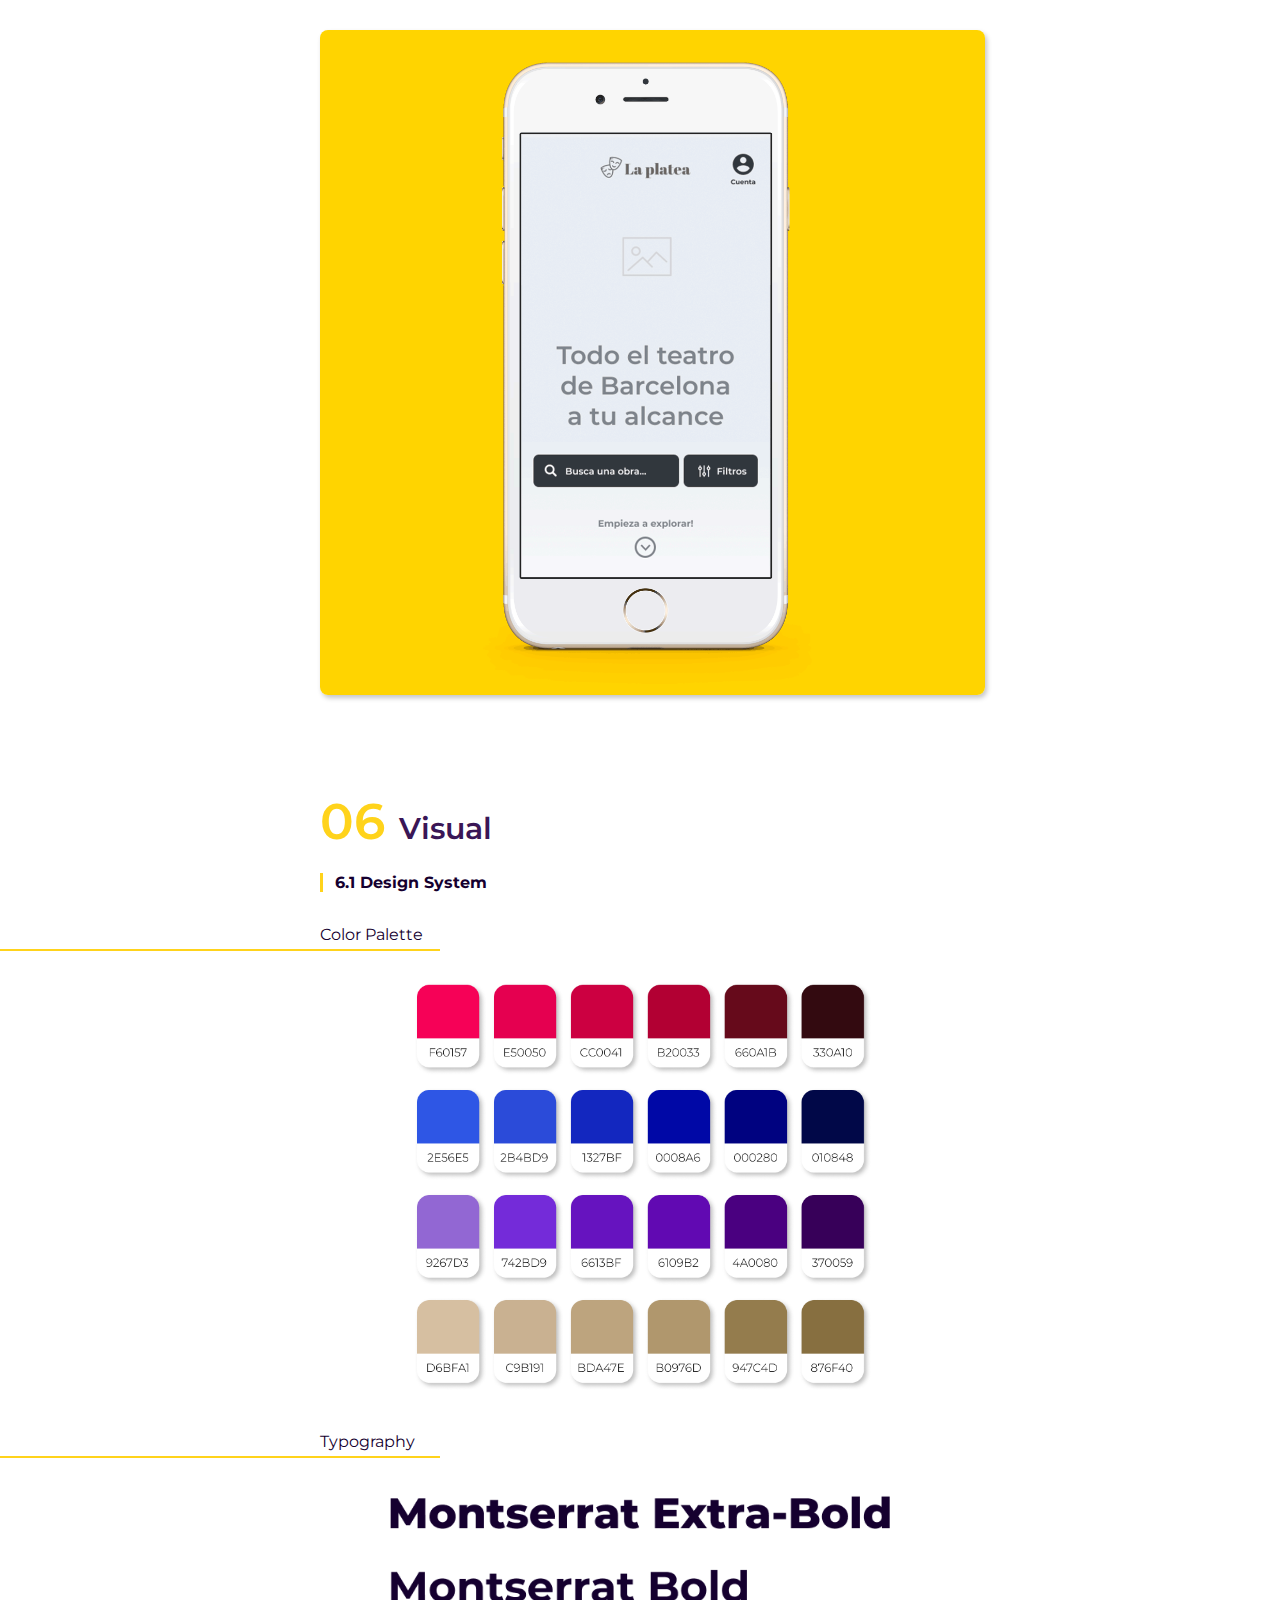
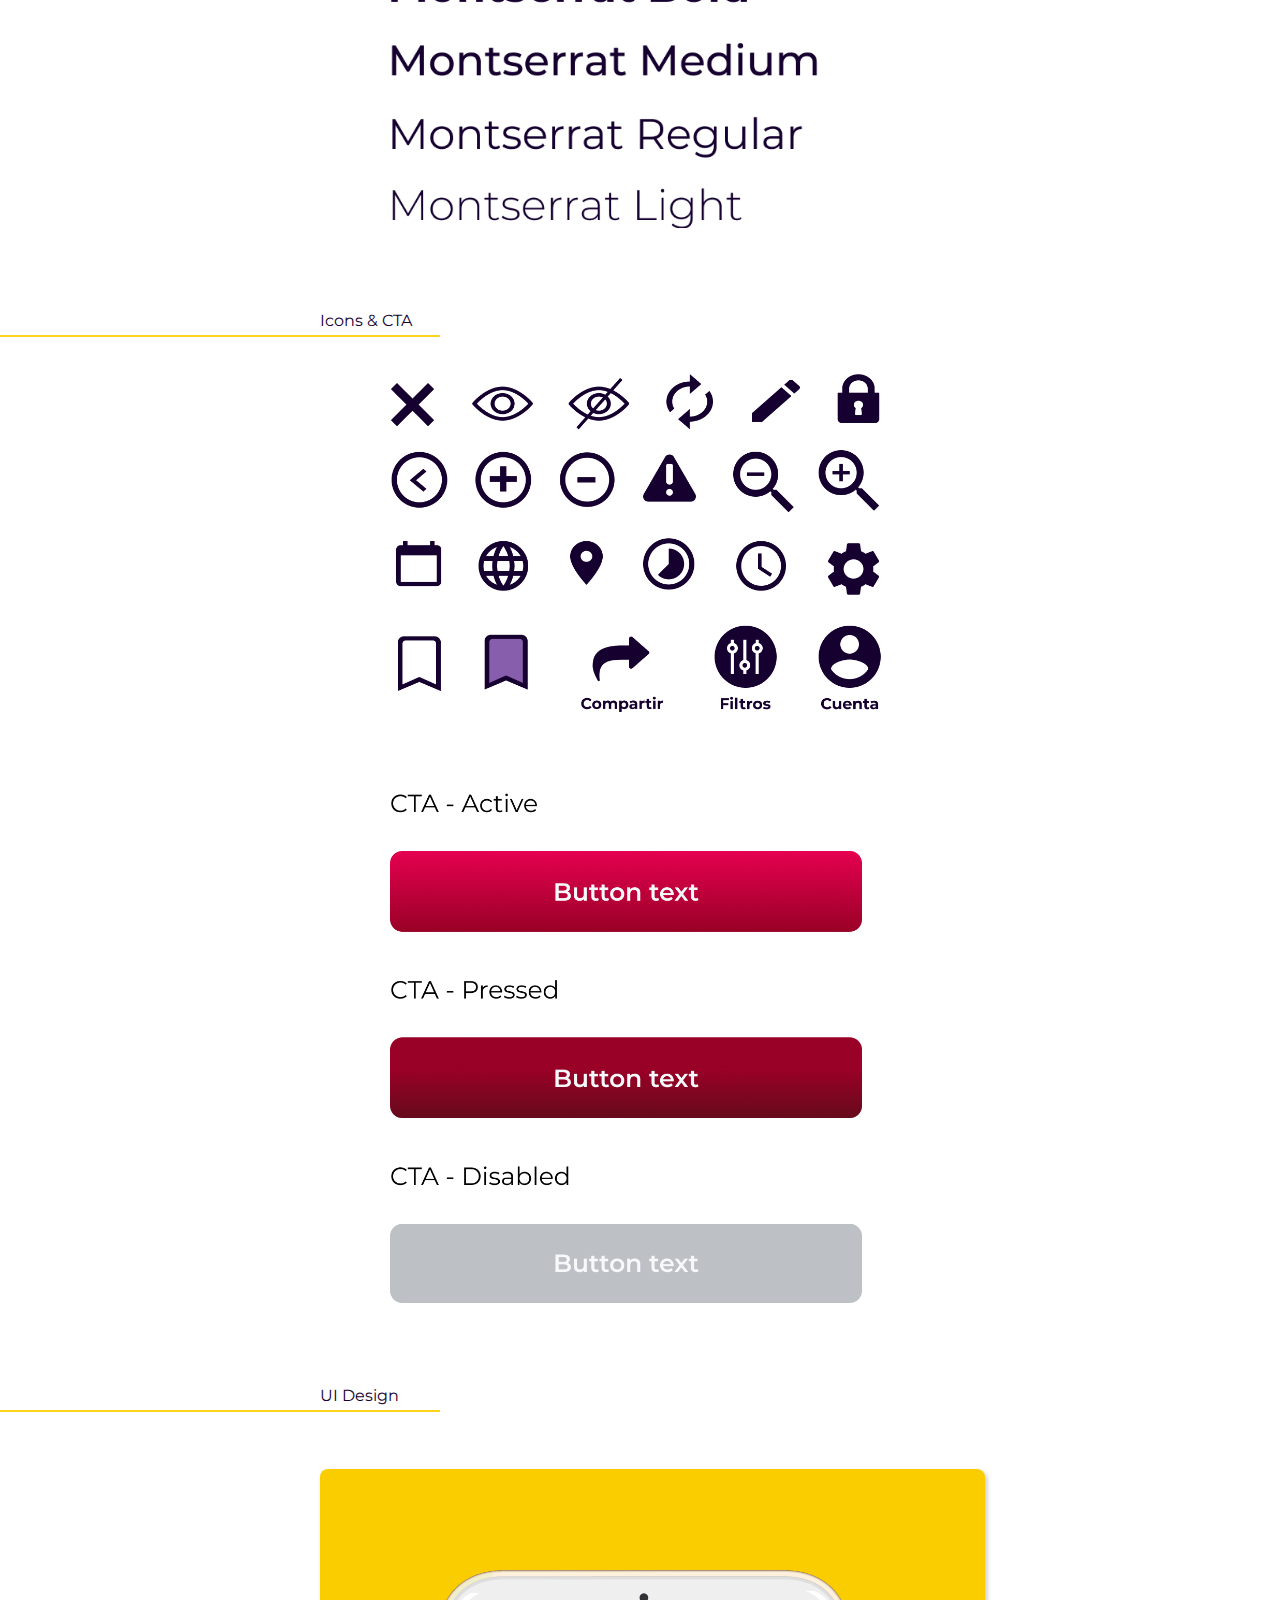
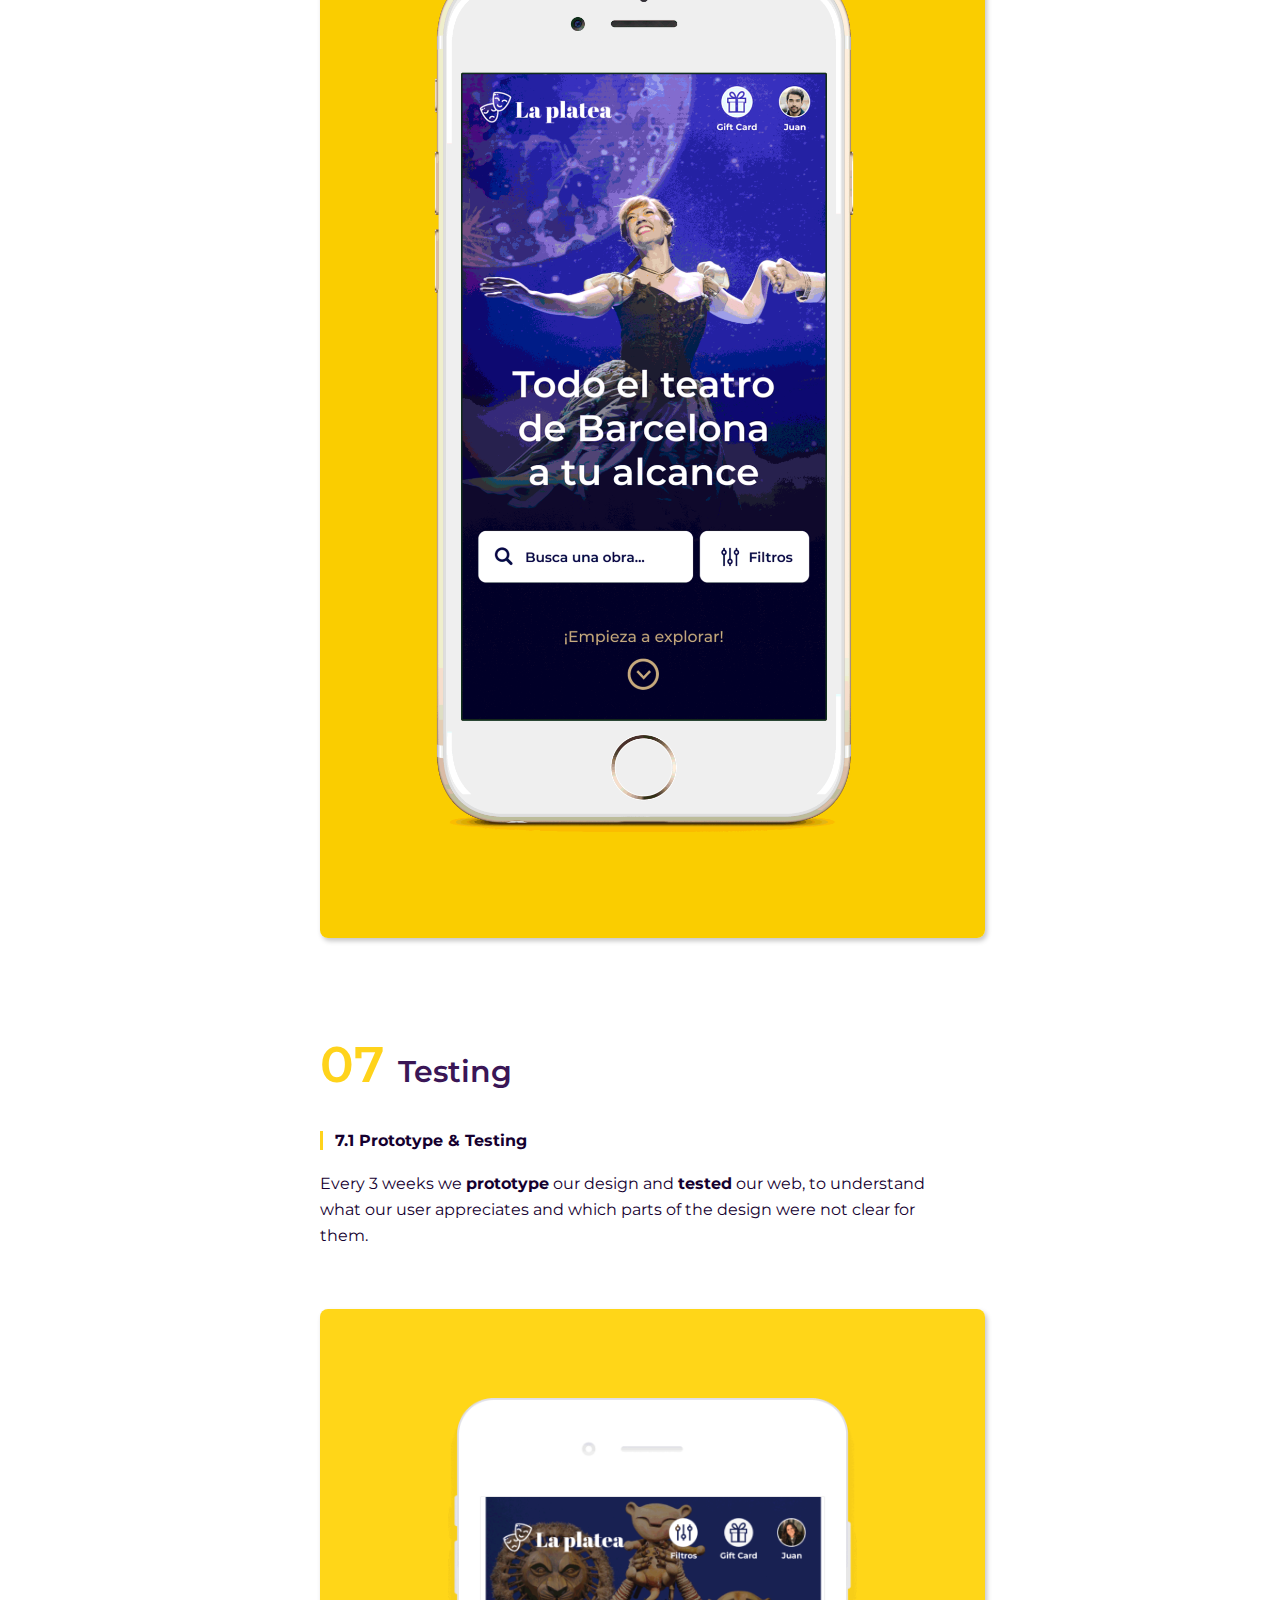
<file: platea.html>
<!DOCTYPE html>
<html lang="en">

<head>
	<meta charset="UTF-8">
	<meta name="viewport" content="width=device-width, initial-scale=1.0,user-scalable=no">
	<meta http-equiv="X-UA-Compatible" content="ie=edge">
	<title>Stephy Bernstein</title>
	<link rel="stylesheet" href="https://cdnjs.cloudflare.com/ajax/libs/animate.css/3.7.0/animate.min.css" />
	<link href="https://fonts.googleapis.com/css?family=Montserrat+Alternates:300,400,600,700|Montserrat:300,400,500,600,700" rel="stylesheet">
	<link rel="stylesheet" href="https://use.fontawesome.com/releases/v5.8.1/css/all.css" integrity="sha384-50oBUHEmvpQ+1lW4y57PTFmhCaXp0ML5d60M1M7uH2+nqUivzIebhndOJK28anvf" crossorigin="anonymous">
	<link rel="stylesheet" href="css/styles.css" />
</head>

<body id="ui" class="mini-btn">
	<header class="mainheader animated withmenu"> <a class="brand" href="index.html">SB</a>
		<button id="menu" type="button" aria-expanded="false" aria-label="Toggle navigation"> <i class="fas fa-bars"></i>
		</button>
		<nav class="navigation hide animated slideInDown">
			<ul class="navigation-list">
						<li>
								<a class="navigation-link" href="index.html">Home</a>
						</li>
						<li class="navigation-item">
								<a class="navigation-link" href="about.html">About</a>
						</li>
						<li class="navigation-item">
								<a class="navigation-link" href="contact.html">Contact</a>
						</li>
			</ul>
		</nav>
		<div id="sub-menu">
			<ul class="horizontal-list row">
				<li class="column"><a href="#research">Research</a>
				</li>
				<li class="column"><a href="#define">Define</a>
				</li>
				<li class="column"><a href="#wire">UX</a>
				</li>
				<li class="column"><a href="#visual">UI</a>
				</li>
				<li class="column"><a href="#test">Testing</a>
				</li>
			</ul>
		</div>
	</header>
	<main>
		<section id="platea">
			<div id="super-top">
				<div class="margin padding-y">
					<div class="top-page">
						<h1>La Platea</h1>
						<h4>A Web for searching and purchasing theater tickets in Barcelona.</h4>
					</div>
					<div class="top-image">
						<img src="./img/laplatea/platea1.png" alt="image of app">
					</div>
				</div>
			</div>
			<div class="margin">
				<!-- <span class="image-footer">In collaboration with <a class="friends" href="https://ariadnalc.github.io/index.html target="_blank"">Ariadna López</a> and <a class="friends" href="https://sanlara.github.io/index.html target="_blank"">Ricardo Sánchez</a> while studying a Master’s Degree in Digital Experience Design at BAU, Barcelona.</span> -->
				<span class="image-footer">In collaboration with Ariadna López and Ricardo Sánchez while studying a Master’s Degree in Digital Experience Design at BAU, Barcelona.</span>

			</div>

			<div class="role">
				<div class="margin">
							<div class="heading-page padding-y">
							<div class="role">
								<span class="title-heading">ROLE</span>
								<p>- UX research, UX-UI design, prototype and testing</p>
							<hr class="line-titles">
							</div>
							<div class="type">
								<span class="title-heading">DURATION & TYPE OF PROJECT</span>
								<p>- November 2018 - June 2019</p>
								<p>- Master's Degree Thesis</p>
								<hr class="line-titles">
							</div>
							<div class="Tools">
								<span class="title-heading">TOOLS</span>
								<p>- UXPressia</p>
								<p>- 10.0000000 Post-Its</p>
								<p>- Photoshop</p>
								<p>- Figma</p>
								<p>- Illustrator</p>
							</div>
						<div class="rounded-image padding-y">
							<img src="img/laplatea/platea2.png" alt="desktop showing the website">
						</div>
						</div>
					</div>
			</div>
			<div class="card-intern">
				<hr class="line-main-title">
				<div class="margin ">
					<h3>The Challenge</h3>
					<p>The brief for the project was to find a way to improve the experience of going to the theatre.</p>
					<div class="rounded-image">
						<img src="img/laplatea/platea3.jpg" alt="empty theater with one person">
					</div>
				</div>
			</div>
				<hr class="line-main-title">

				<div class="margin">
					<h3>Design Process</h3>
					<p>Before we started working on this project, we studied how to work with the methodologies such as <a href="https://www.scrum.org/resources/what-is-scrum" class="friends" target="_blank">Scrum</a> and <a href="https://www.agilealliance.org/glossary/kanban/#q=~(infinite~false~filters~(postType~(~'page~'post~'aa_book~'aa_event_session~'aa_experience_report~'aa_glossary~'aa_research_paper~'aa_video)~tags~(~'kanban))~searchTerm~'~sort~false~sortDirection~'asc~page~1)" class="friends" target="_blank">Kanban</a>, and approach the project by following the  <a href="https://searchcio.techtarget.com/definition/Agile-Manifesto"  class="friends" target="_blank"> Agile Manifesto</a>, which means creating our product <span class="p-bold"> incrementally</span>, and improving it in <span class="p-bold"> brief periods of work times </span> called "Sprints".</p>
					<br> <p>The whole process lasted for almost 7 month of <span class="p-bold"> research, learning the needs of our user, interviews, wireframes, user interface design and testing </span>our work every 3 weeks.</p>
				</div>
				<div class="scrolling-wrapper">
					<img src="img/laplatea/platea4.png" alt="table of the process follow">
				</div>
				<div id="research">
					<div class="margin padding-y">
						<div class="section-title"> <span class="numbers">01</span>
							<h3 class="number-title">Research</h3>
						</div>
						<div class="rounded-image">
							<img src="img/laplatea/platea5.png" alt="journey map">
						</div>
						<div class="page-info"> <span class="bold">1.1 Market Analysis</span> <br>
							<p>We started by doing a research of the theaters that exist in Barcelona, occupancy of the venues, benchmark of other website that sell theatre tickets, daily amount of shows , and average earnings of tickets sells, to understand, where can we stand out.</p>
							<div>
								<img class="teatros" src="img/laplatea/platea6.png" alt="market research">
							</div> <span class="bold">1.2 Proto-Persona</span>
							<p>We define our proto persona, this way all the members of the team were able to be align and understand who are we designing for, to do this we did <span class="bold-text"> 60 surveys, 1 user journey map </span> to understand <span class="bold-text"> pain points, touch points, and the moments of truth  </span> of our user. Then we went out to the field to start <span class="bold-text"> interviewing  </span> real users to validate our work.</p>
							<div class="rounded-imageno">
								<img src="img/laplatea/platea7.png" alt="protopersonas">
							</div>
						</div>
					</div>
				</div>
						<div id="define">
							<div class="margin">
								<div class="section-title2"> <span class="numbers">02</span>
									<h3 class="number-title">Define</h3>
								</div>
								<div class="page-info"> <span class="bold">2.1 User Persona</span>
									<p>After interviewing 25 people from different backgrounds, we were able to define our <span class="bold-text"> user persona. </span>
										Anna, is a 26 y/o women, looking for something fun to do in her free time, she enjoys going to the theater, unfortunately it is a bit expensive for her, she goes only once or twice a year. </p> <br>
										<p>Once we defined our user persona, we were able to create our journey map with InSites of the interviewing proccess and understand better the needs of our user and what is missing.</p>
									<div class="rounded-imageno">
										<img src="img/laplatea/platea8.png" alt="Card of personas">
									</div>
									<div class="padding-y">
										<span class="bold ">2.2 Pain Points</span>
										<p>The main Pain Points of our user where:</p><br>
									</div>

									<p class="no-marging-p"> <span class="bold-text">1. The moment of searching</span> for shows in Barcelona, it was hard for them to find the right information.</p>
									<p> <span class="bold-text">2. The process of purchasing</span> the tickets, it is usually a long and complicated proccess.</p>
									<p> <span class="bold-text">3. The moment of going to watch the show,</span> many times they were disappointed with their choice, because when purchasing the tickets they didn't had enough information. </p>
									<p> <span class="bold-text">4. Leaving a review, </span> most of our user like to read reviews, but they never leave a review.</p>
									<div class="rounded-image">
										<img src="img/laplatea/platea9.png" alt="image of app">
										</div>
										<div class="doble-margin">
											<span class="image-footer"> Download the full <a class="friends" href="img/laplatea/jm.png" target="_blank">User Journey Map</a> and <a class="friends" href="img/laplatea/persona.png" target="_blank">Persona Definition. </a></span>
										</div>
										<div class="">
											<span class="bold ">2.3 Project Definition</span>
											<p>After researching the market and our target, we decided to create a web for searching and purchasing theater tickets, in a way that will be easy, fast and familiar to young people who want to go to the theater in Barcelona.</p>
										</div>
								</div>
							</div>
						</div>
						<div>
							<div class="margin padding-y">
								<div class="section-title"> <span class="numbers">03</span>
									<h3 class="number-title">Organize</h3>
								</div>
									<div class="page-info doble-margin">
										<span class="bold">3.1 Backlog</span> <br>
									<p>We defined our user stories following the structure of  <span class="bold-text"> "As a (type of user), I want (some goal) so that (some reason)</span>, and only after we finish writing them all we where able to organize our <a class="friends" href="https://www.agilealliance.org/glossary/backlog/#q=~(infinite~false~filters~(postType~(~'page~'post~'aa_book~'aa_event_session~'aa_experience_report~'aa_glossary~'aa_research_paper~'aa_video)~tags~(~'backlog))~searchTerm~'~sort~false~sortDirection~'asc~page~1)" target="_blank">Product Backlog.</a> </p>
								</div>
								<div>
									<span class="bold">3.2 Release Planing & Sprints</span>
									<p>Because the project was done while working Agile, we had to divide our User stories in 5 different sprints according to their size, in our case we divided them using T-shirt Sizes (XS,S,M,L,XL).
Also we had to give each story a DOD (definition of done) and DOR (definition of ready) and after giving each sprint a similar score (17 points each), we were ready to decide when will our product be ready for the first MVP.
</p>
								</div>
							</div>
									<div class="scrolling-wrapper2">
										<img src="img/laplatea/platea10.png" alt="images of the user stories and backlog" class="scroll">
										<img src="img/laplatea/platea11.png" alt="images of the user stories and backlog">
										<img src="img/laplatea/platea12.png" alt="images of the user stories and backlog">
										<img src="img/laplatea/platea13.png" alt="images of the user stories and backlog">
									</div>
								<div>
									<div class="margin padding-y">
										<div class="section-title"> <span class="numbers">04</span>
											<h3 class="number-title">Ideate</h3>
										</div>
											<div class="page-info doble-margin">
												<span class="bold">4.1 Benchmark</span> <br>
											<p>Before we started thinking about UX and design, we did benchmark to understand better what’s out there. </p>
											<p> We investigated companies related to the theater, but also other companies and products that were not, such as, Zara, Disney, Mango, CaixaBank, and many more.</p>
										</div>
										<div class="rounded-image">
											<img src="img/laplatea/platea14.png" alt="benchmark image with yellow background">
										</div>
										<div>
											<span class="bold">4.2 Design Sprint</span>
											<p>In the <a class="friends" href="https://www.gv.com/sprint/" target="_blank">Design Sprint</a> we decided to solve one problem, in our case was the search for new theater show, which in early stages of the process, we discovered that this was a pain point for our user.</p>
											<p>During the week we created <span class="bold-text">hypothesis for our problem and possible solutions</span></p>
											<p> We designed <span class="bold-text">Lo-Fi Wireframes and a simple prototype </span> to test our ideas with real users.
											In the end of the week we <span class="bold-text"> tested our design</span>, to verify if our hypothesis and solutions were the correct.</p>
										</div>
									</div>
									<div class="scrolling-wrapper">
										<img src="img/laplatea/platea15.png" alt="table of the process follow">
									</div>
									<div class="scrolling-wrapper fiveimages">
										<img src="img/laplatea/platea16.png" alt="images of the design sprint" class="scroll">
										<img src="img/laplatea/platea17.png" alt="images of the design sprint">
										<img src="img/laplatea/platea18.png" alt="images of the design sprint">
										<img src="img/laplatea/platea19.png" alt="images of the design sprint">
										<img src="img/laplatea/platea20.png" alt="images of the design sprint">
									</div>
									<div>
										<div class="margin padding-y">
										<span class="bold">4.3 Lo-Fi Sketches</span>
										<div class="rounded-image">
											<img src="img/laplatea/platea21.png" alt="benchmark image with yellow background">
										</div>
									</div>
								</div>
								</div>
								<div id="wire">
									<div class="margin padding-y">
										<div class="section-title"> <span class="numbers">05</span>
											<h3 class="number-title">Build</h3>
										</div>
											<p> <span class="bold-text">Mobile First</span>...this was the approach for the whole project, we started creating our Hi-Fi Wireframes and prototype to test our design before we started with the UI design.</p>
											<div class="rounded-image">
												<img src="img/laplatea/platea23.png" alt="wireframes of la platea">
											</div>
											<div class="rounded-image">
												<img src="img/laplatea/platea22.png" alt="wireframes of la platea">
											</div>
											<div class="rounded-imagegif">
												<img src="img/laplatea/platea1.gif" alt="wireframes of la platea">
											</div>

										</div>
									</div>
									<div id="visual">
										<div class="margin padding-y">
											<div class="section-title"> <span class="numbers">06</span>
												<h3 class="number-title">Visual</h3>
											</div>
													<div class="page-info doble-margin">
													<span class="bold">6.1 Design System</span>
												</div>
												<div>
													<p>Color Palette</p>
												</div>
											</div>
											<hr class="line-second-title">
										<div class="rounded-imageno">
													<img src="img/laplatea/platea24.png" alt="Color palette of the web">
												</div>
												<div class="margin">
													<div>
														<p>Typography</p>
													</div>
												</div>
												<hr class="line-second-title">
												<div class="margin">
													<div class="rounded-imagetext">
																<img src="img/laplatea/platea25.png" alt="Typography">
															</div>
												</div>
												<div class="margin">
													<div>
														<p>Icons & CTA</p>
													</div>
												</div>
												<hr class="line-second-title">
												<div class="margin">
													<div class="rounded-imagetext">
																<img src="img/laplatea/platea26.png" alt="Icons and main cta">
															</div>
												</div>
											</div>
											<div class="margin">
												<div>
													<p>UI Design</p>
												</div>
											</div>
											<hr class="line-second-title">
											<div class="margin">
												<div class="rounded-imagegif platea2">
															<img src="img/laplatea/platea2.gif" alt="gif og ui of the web">
														</div>

											</div>
											<div id="test">
												<div class="margin padding-y">
													<div class="section-title"> <span class="numbers">07</span>
														<h3 class="number-title">Testing</h3>
													</div>
													<div>
														<div class="padding-y">
														<span class="bold">7.1 Prototype & Testing</span>
														<p> Every 3 weeks we <span class="bold-text">prototype</span> our design and <span class="bold-text">tested</span> our web, to understand what our user appreciates and which parts of the design were not clear for them.</p>
													</div>
													<div class="rounded-imagegif">
																<img src="img/laplatea/platea27.png" alt="Icons and main cta">
															</div>
													<div class="padding-y">
														<div class="">
															<span class="bold">Check out the prototype</span>
														</div>
													</div>
														<div class="padding-y">
															<p><a class="friends" href="https://www.figma.com/proto/IZ8mReiF0AJ9guzWKgx6MzqO/Platea-%C3%BAltima-presentaci%C3%B3n?node-id=2%3A137&viewport=437%2C337%2C0.015625&scaling=scale-down"  target="_blank">1. Search & Purchase - Mobile </a></p>
																<p><a class="friends" href="https://www.figma.com/proto/IZ8mReiF0AJ9guzWKgx6MzqO/Platea-%C3%BAltima-presentaci%C3%B3n?node-id=2%3A136&viewport=437%2C337%2C0.015625&scaling=min-zoom"  target="_blank">2. Search & Purchase - Desktop </a></p>
																<p><a class="friends" href="https://www.figma.com/proto/IZ8mReiF0AJ9guzWKgx6MzqO/Platea-%C3%BAltima-presentaci%C3%B3n?node-id=2%3A138&viewport=228%2C239%2C0.05959927290678024&scaling=scale-down"  target="_blank">3. Gift Card Purchase - Mobile </a></p>
																<p>	<a class="friends" href="https://www.figma.com/proto/IZ8mReiF0AJ9guzWKgx6MzqO/Platea-%C3%BAltima-presentaci%C3%B3n?node-id=2%3A139&viewport=364%2C319%2C0.03658154979348183&scaling=scale-down"  target="_blank">4. Search & Purchase With Gift Card - Mobile </a></p>
														</div>

													</div>
												</div>
												<div class="margin padding-y">
													<div id="go-back" >
															<a href="timeit.html">Next Project</a>
															<i class="fas fa-arrow-right"></i>
													</div>
												</div>

										</div>
										</div>

								</div>
		</section>
		<footer class="mainfooter">
				<div class="margin">
						<div class="socials center">
								<a href="https://www.linkedin.com/in/stephanie-bernstein-96964898/"><i class="fab fa-linkedin-in"></i></a>
								<a href="https://www.behance.net/stephaniebernstein"><i class="fab fa-behance"></i></a>
								<a href="https://www.facebook.com/flyingdaisydesign/"><i class="fab fa-facebook-f"></i></a>
								<a href="https://www.instagram.com/sb_ux.ui/"><i class="fab fa-instagram"></i></a>
						</div>

						<a href="mailto:Stephybernstein@gmail.com" class="email center">stephybernstein@gmail.com | 054-6152090</a>
						<span class="copyright center">©COPYRIGHT | All designs, concepts, and content such as text & artwork is owned by Stephanie Bernstein.</span>
				</div>

		</footer>
	</main>
	<div class="uxuiswitch">
		<input type="checkbox" name="uxuiswitch" class="uxuiswitch-checkbox" id="uxuiswitch" checked>
		<label class="uxuiswitch-label" for="uxuiswitch"> <span class="uxuiswitch-inner"></span>
			<span class="uxuiswitch-switch"></span>
		</label>
	</div>
</body>
<script src="js/main.js"></script>

</html>
</file>
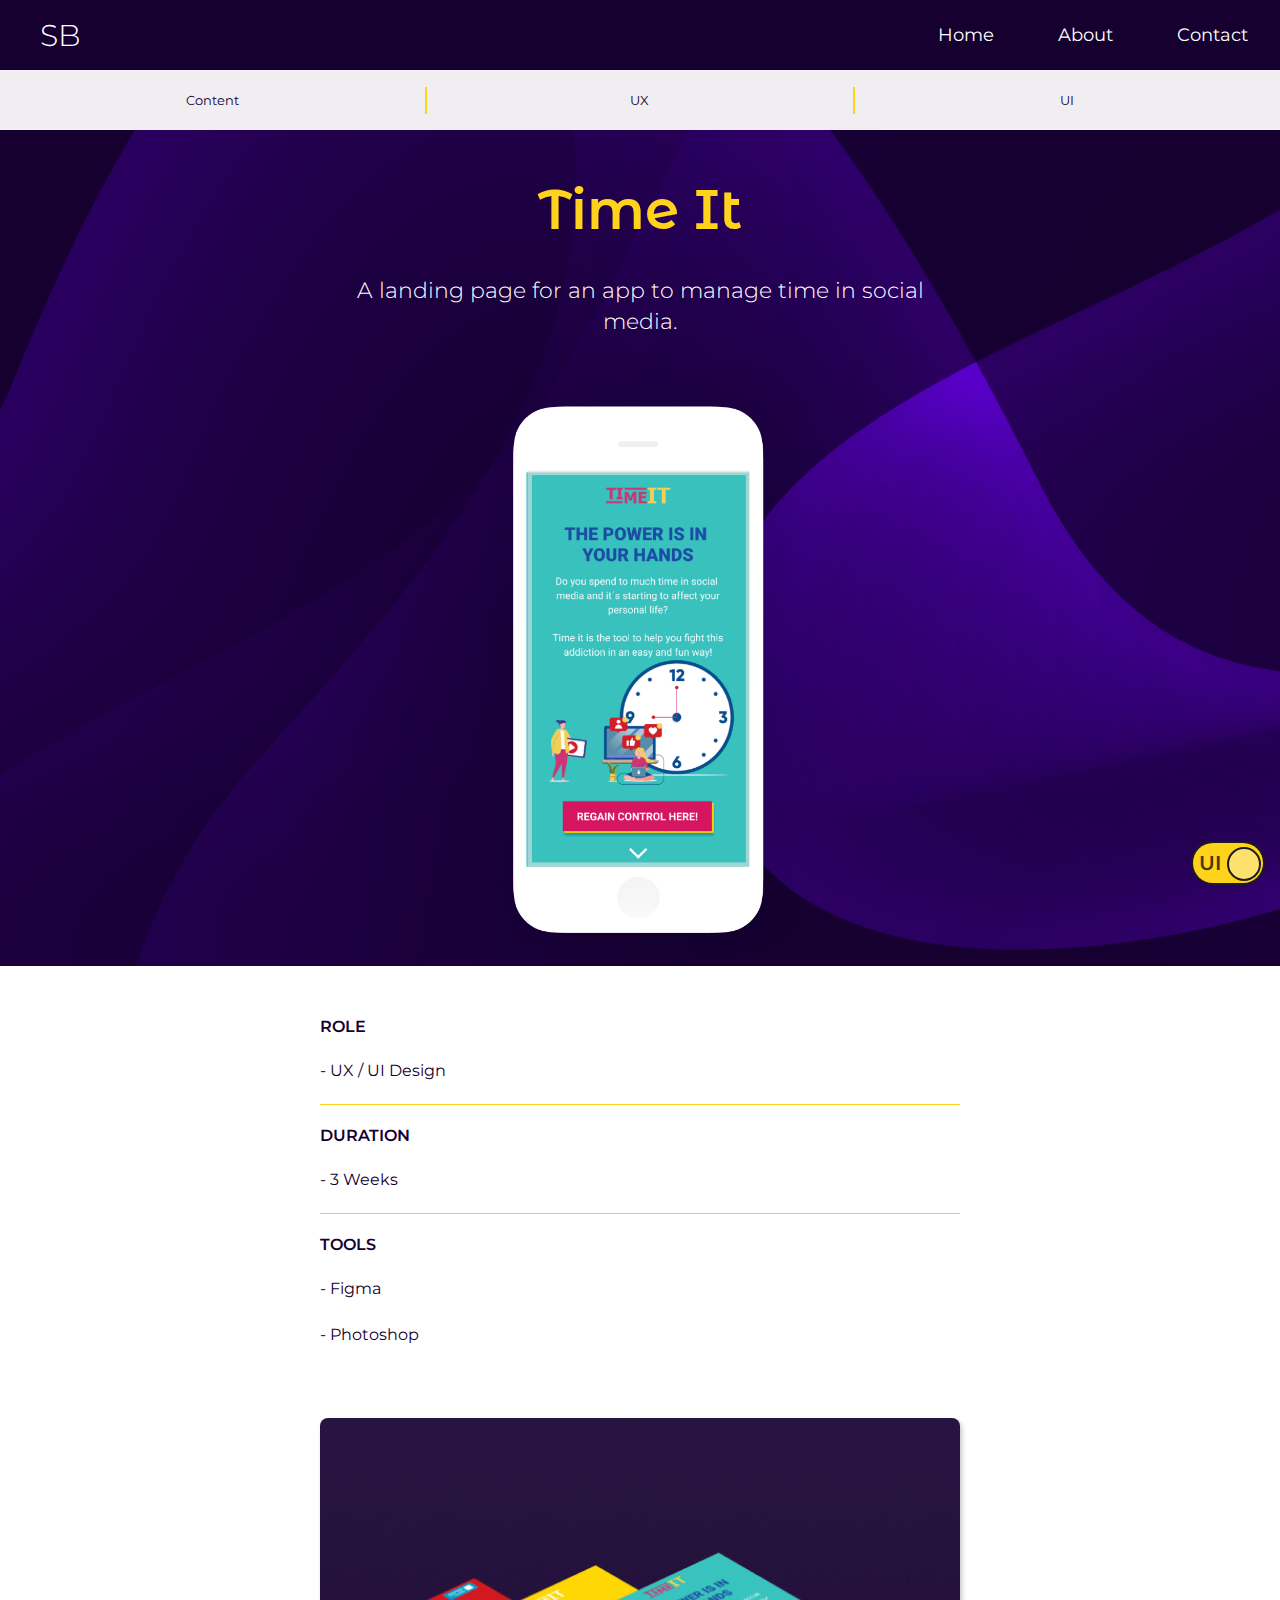
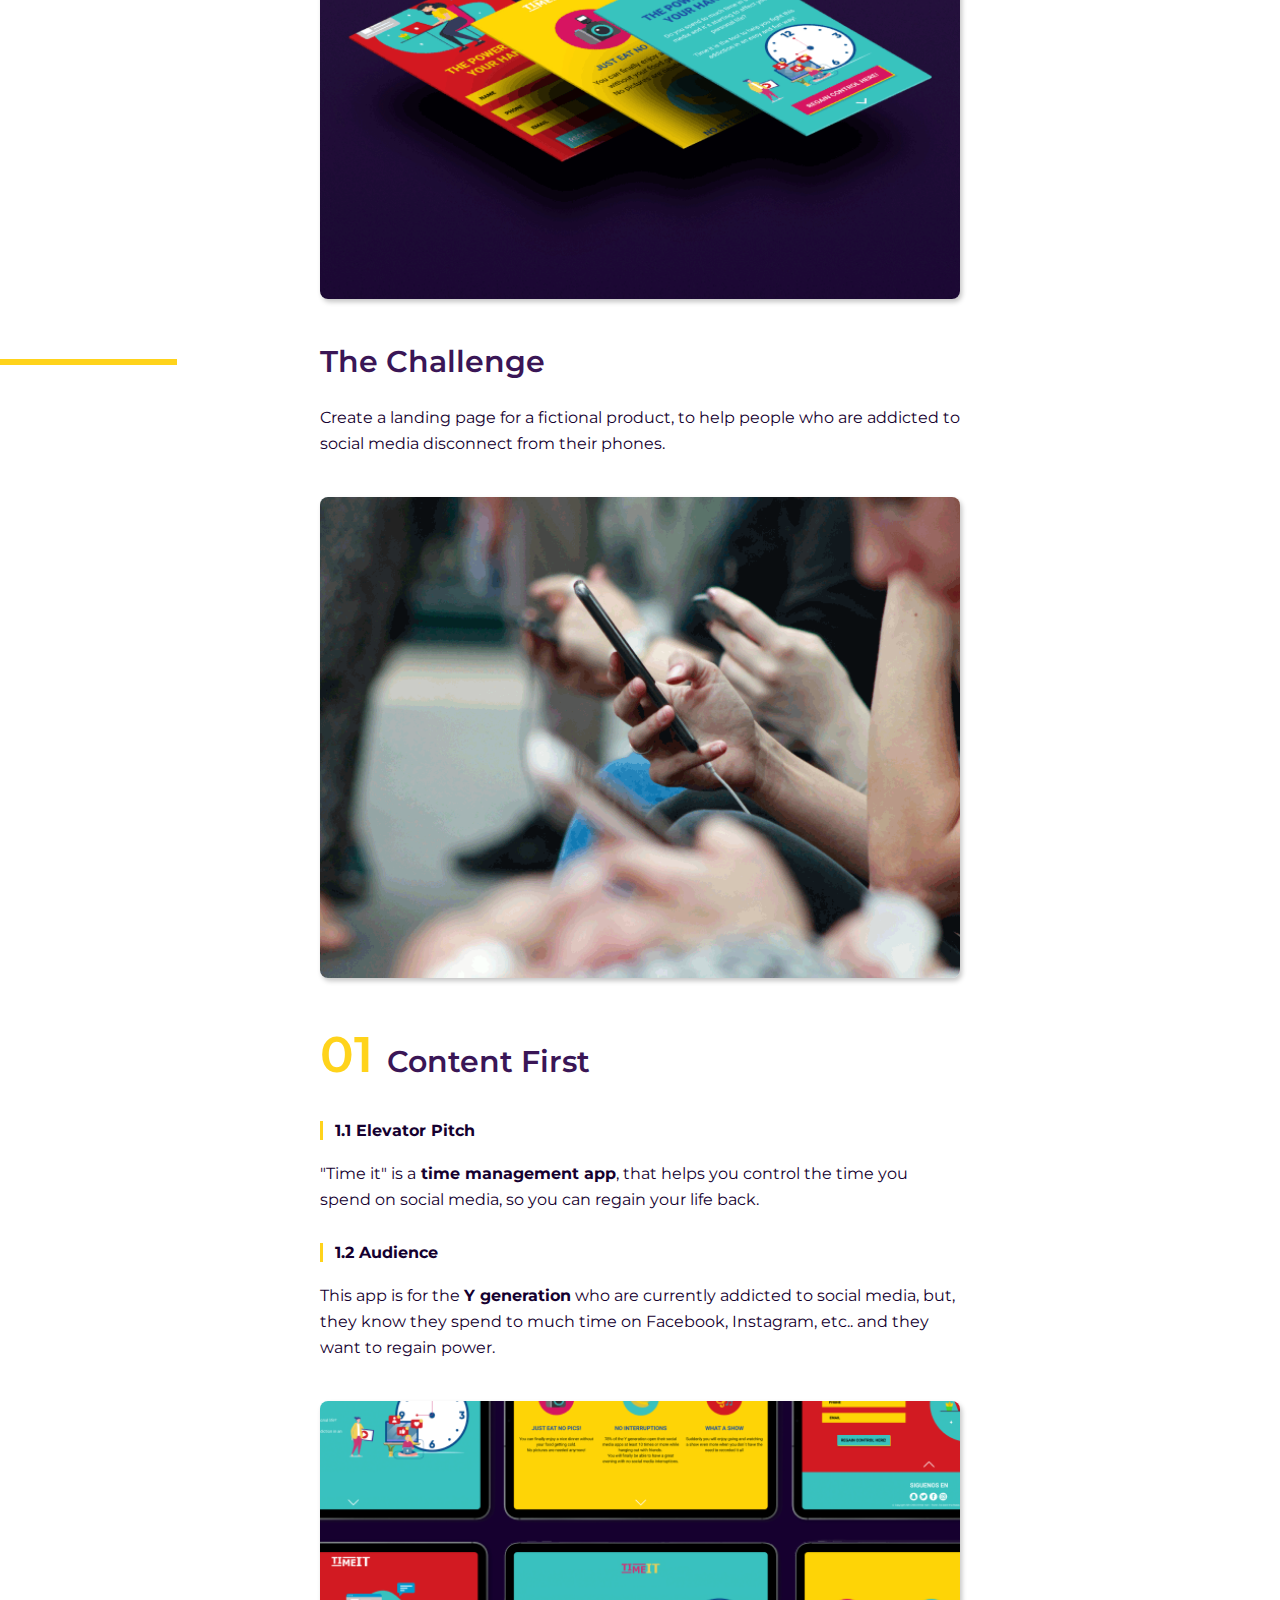
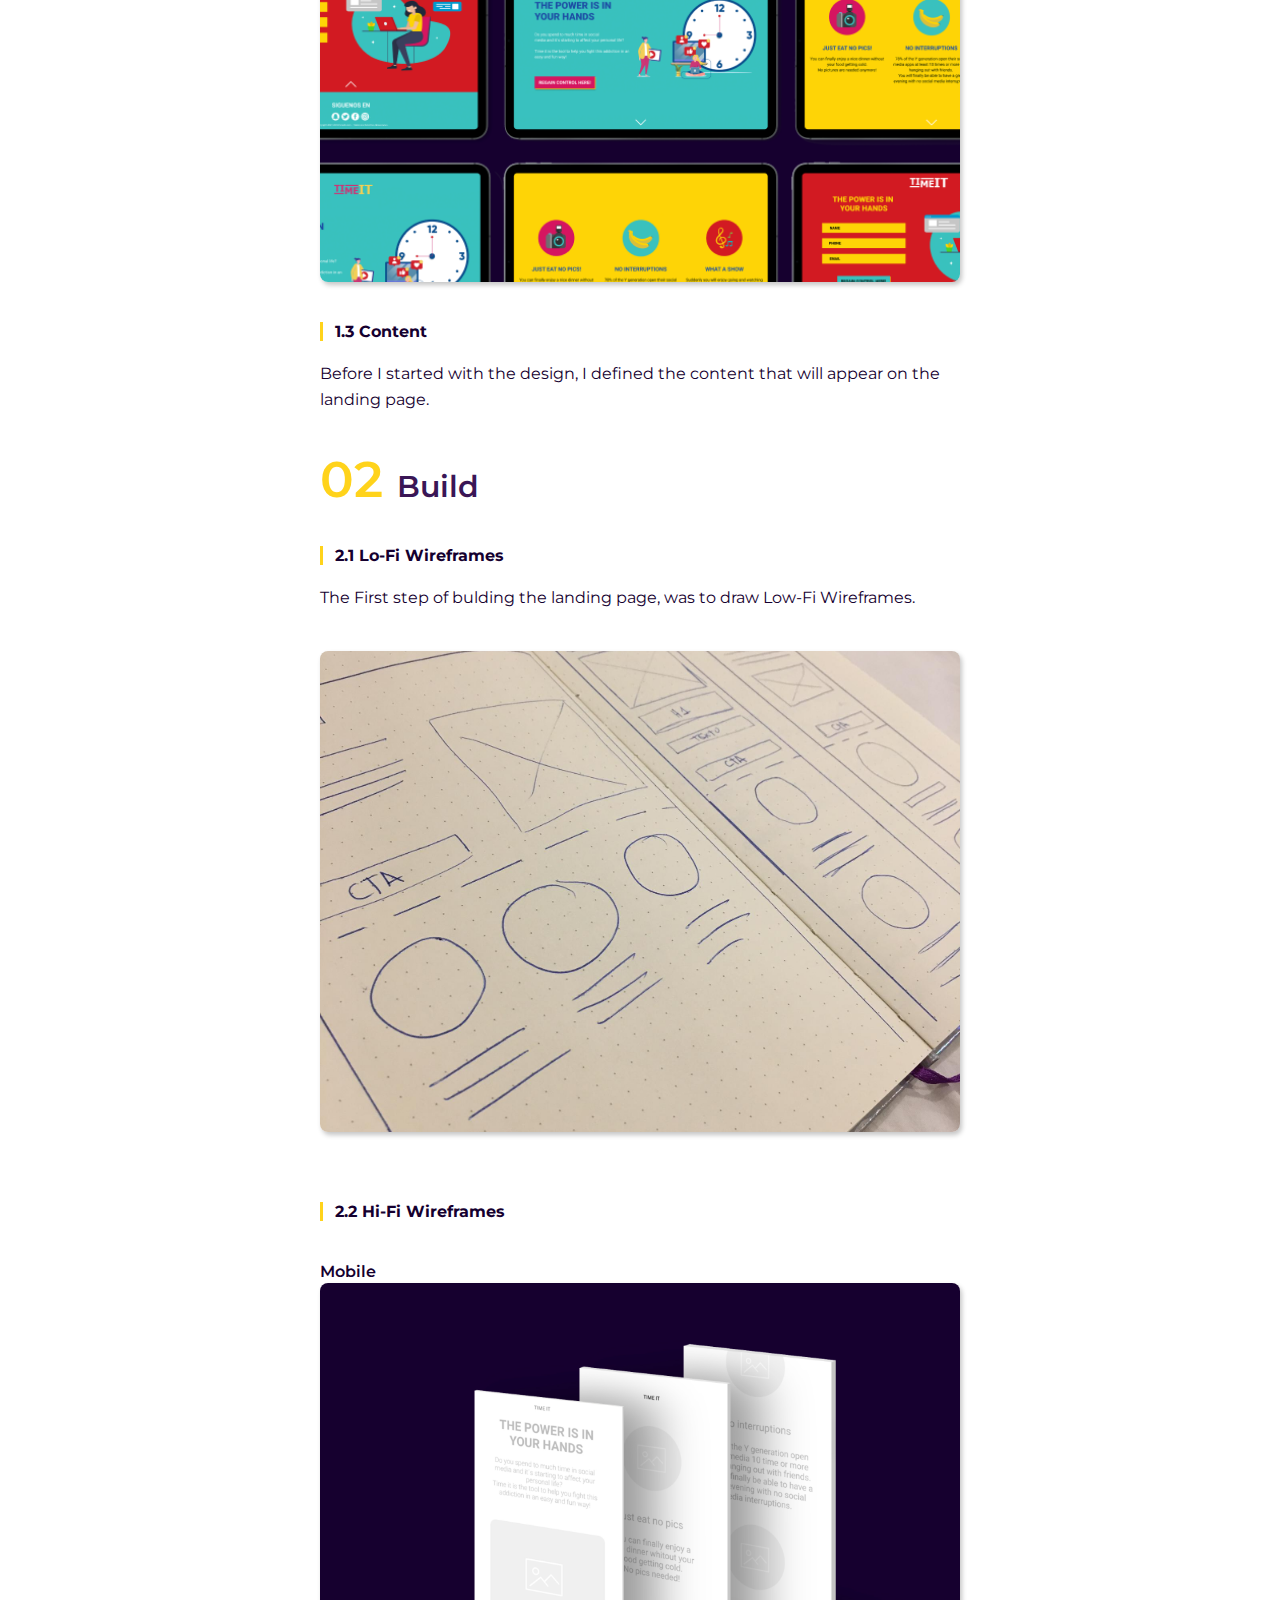
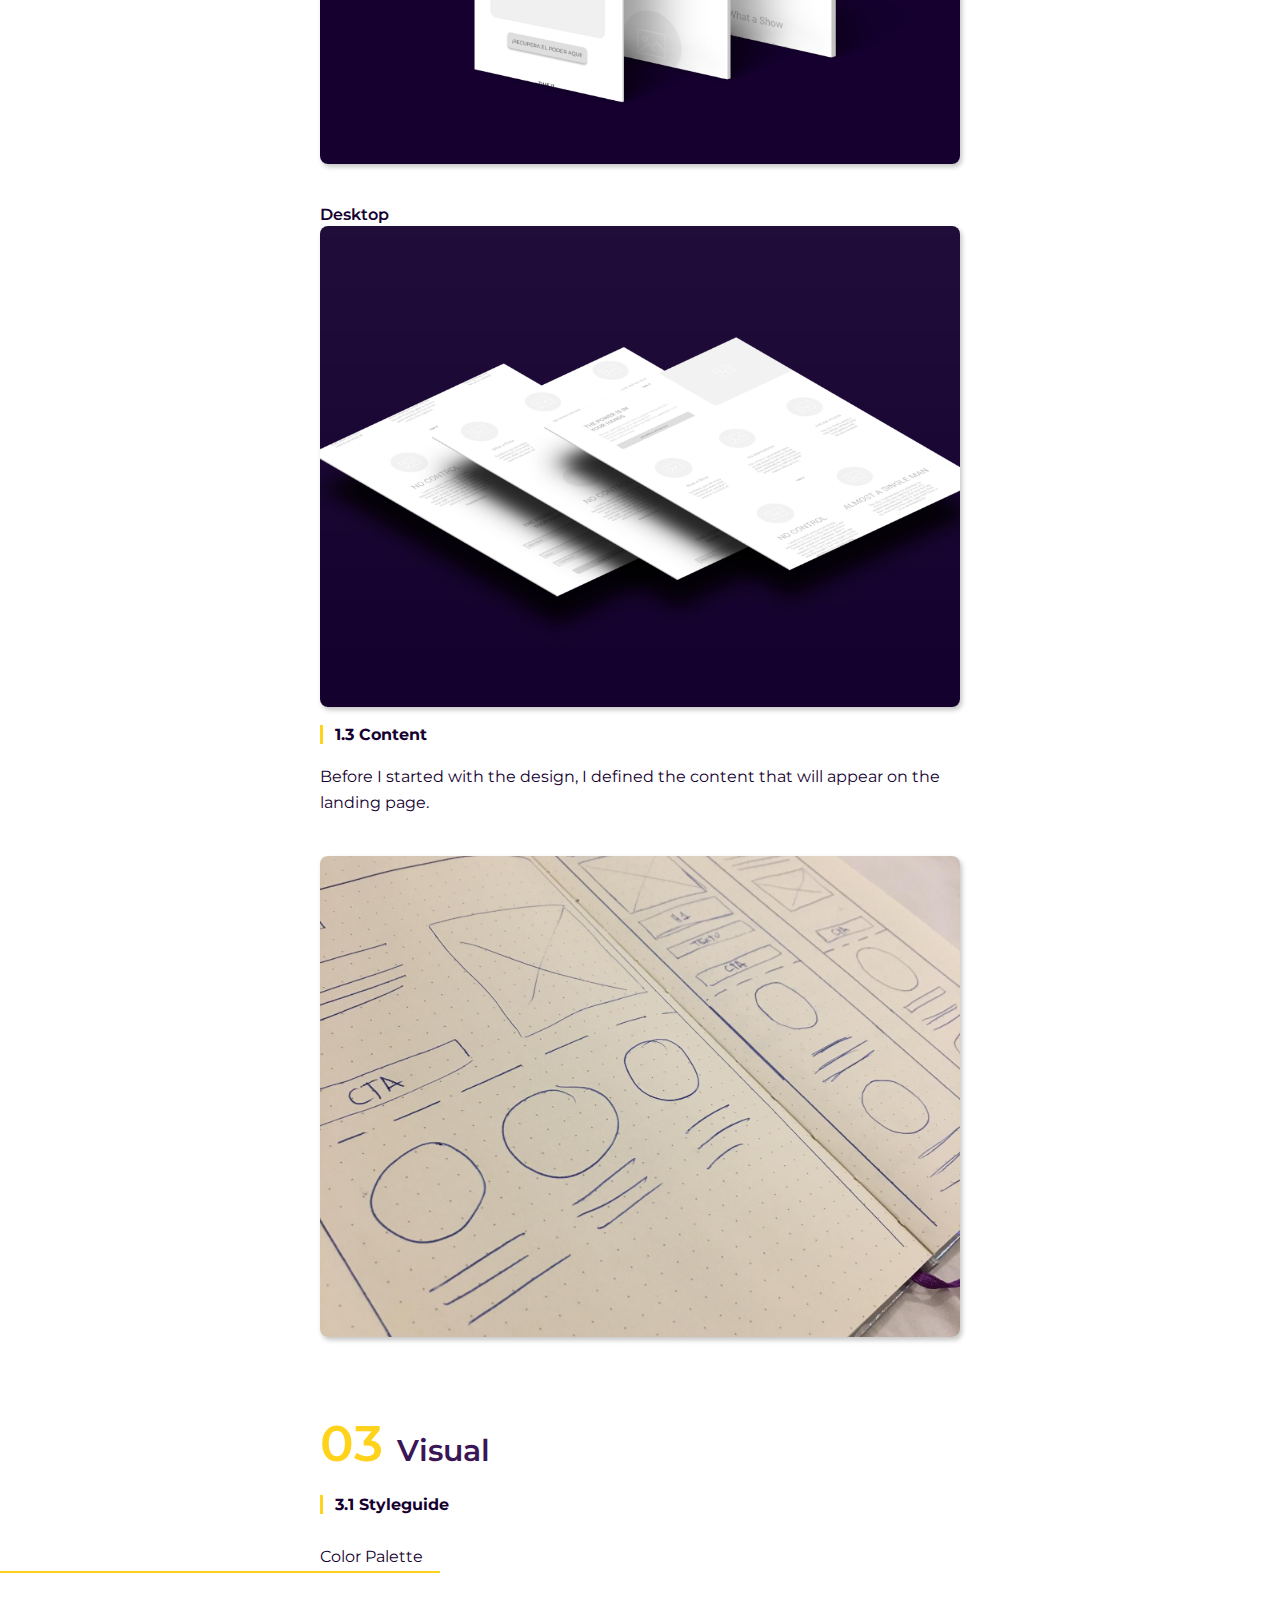
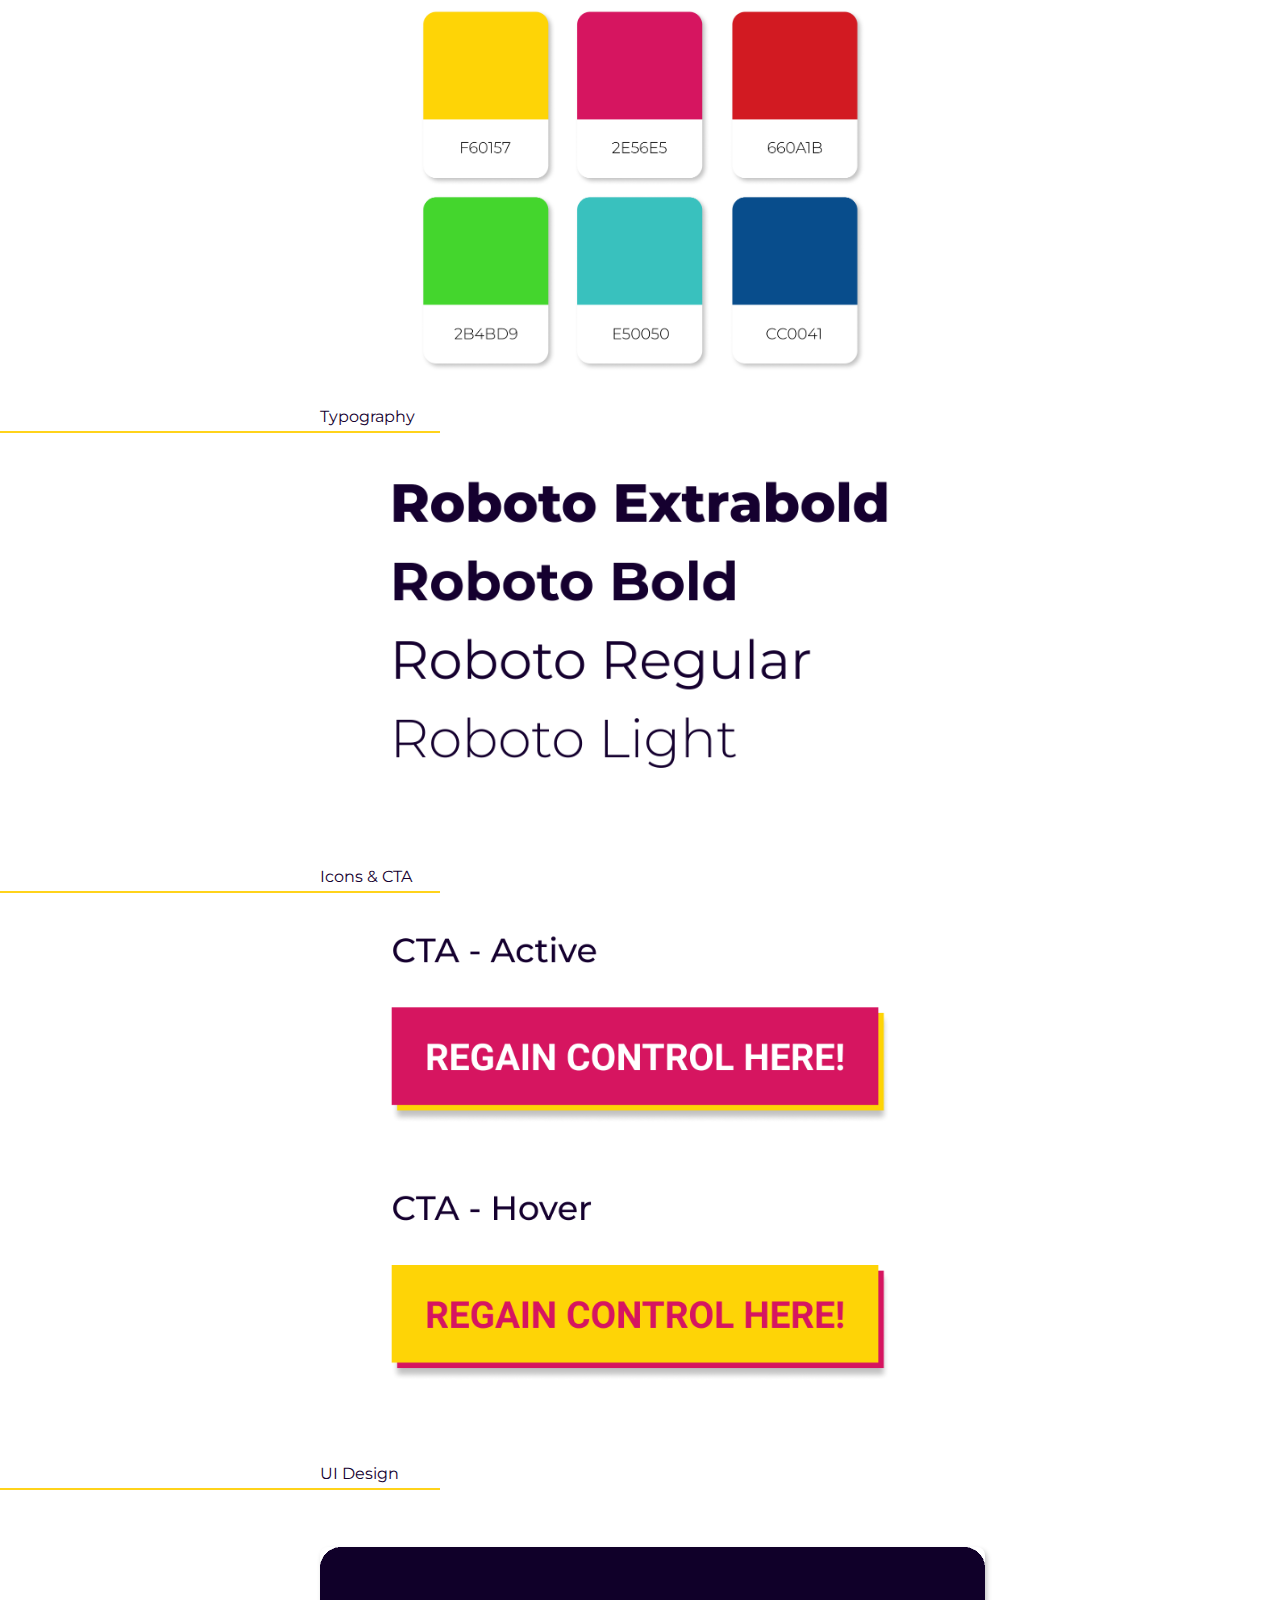
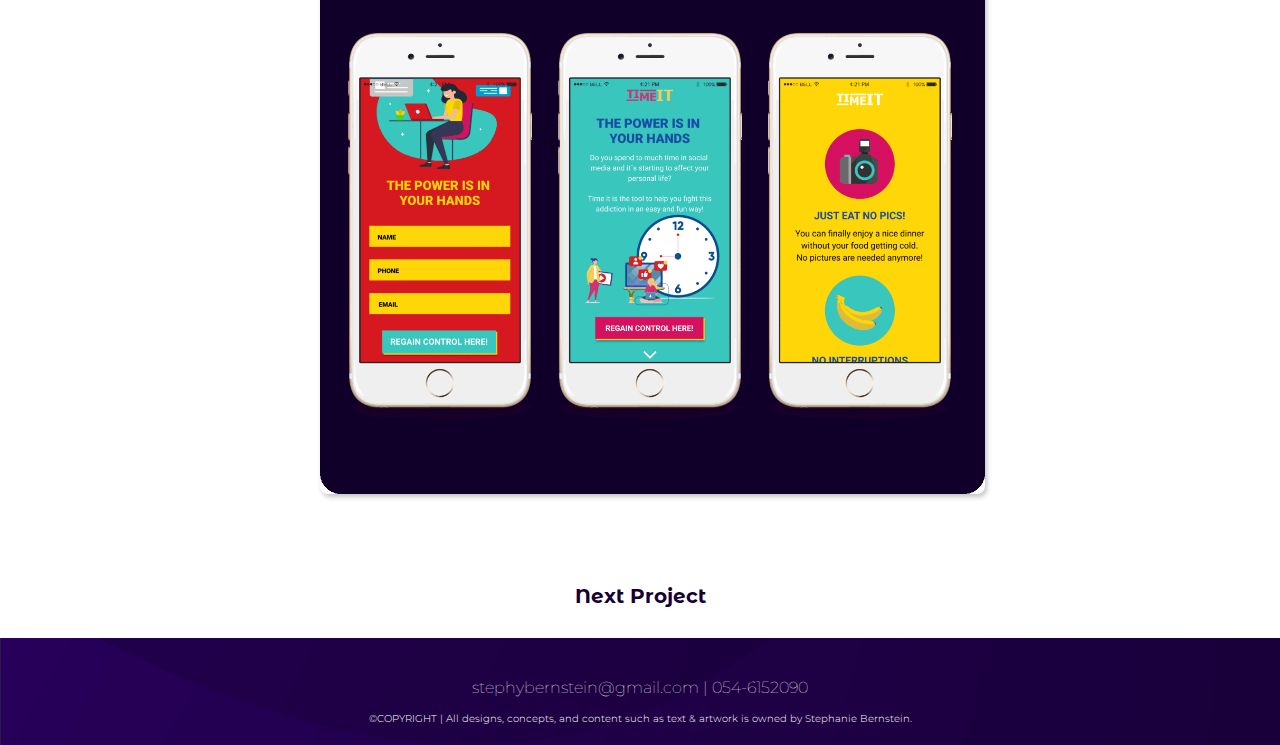
<file: timeit.html>
<!DOCTYPE html>
<html lang="en">

<head>
	<meta charset="UTF-8">
	<meta name="viewport" content="width=device-width, initial-scale=1.0,user-scalable=no">
	<meta http-equiv="X-UA-Compatible" content="ie=edge">
	<title>Stephy Bernstein</title>
	<link rel="stylesheet" href="https://cdnjs.cloudflare.com/ajax/libs/animate.css/3.7.0/animate.min.css" />
	<link href="https://fonts.googleapis.com/css?family=Montserrat+Alternates:300,400,600,700|Montserrat:300,400,500,600,700" rel="stylesheet">
	<link rel="stylesheet" href="https://use.fontawesome.com/releases/v5.8.1/css/all.css" integrity="sha384-50oBUHEmvpQ+1lW4y57PTFmhCaXp0ML5d60M1M7uH2+nqUivzIebhndOJK28anvf" crossorigin="anonymous">
	<link rel="stylesheet" href="css/styletimeit.css" />
</head>

<body id="ui" class="mini-btn">
	<header class="mainheader animated withmenu"> <a class="brand" href="index.html">SB</a>
		<button id="menu" type="button" aria-expanded="false" aria-label="Toggle navigation"> <i class="fas fa-bars"></i>
		</button>
		<nav class="navigation hide animated slideInDown">
			<ul class="navigation-list">
				<li>	<a class="navigation-link" href="index.html">Home</a>
				</li>
				<li class="navigation-item">	<a class="navigation-link" href="about.html">About</a>
				</li>
				<li class="navigation-item">	<a class="navigation-link" href="contact.html">Contact</a>
				</li>
			</ul>
		</nav>
		<div id="sub-menu">
			<ul class="horizontal-list row">
				<li class="column"><a href="#content">Content</a>
				</li>
				<li class="column"><a href="#build">UX</a>
				</li>
				<li class="column"><a href="#visual">UI</a>
				</ul>
		</div>
	</header>
	<main>
		<section id="timeit">
			<div id="super-top">
				<div class="margin padding-y">
					<div class="top-page">
						<h1>Time It</h1>
						<h4>A landing page for an app to manage time in social media.</h4>
					</div>
					<div class="top-image">
						<img src="img/time/timeit2.png" alt="image of app">
					</div>
				</div>
			</div>
			<div class="role">
				<div class="margin">
					<div class="heading-page padding-y">
						<div class="role">	<span class="title-heading">ROLE</span>
							<p>- UX / UI Design</p>
							<hr class="line-titles">
						</div>
						<div class="type">	<span class="title-heading">DURATION</span>
							<p>- 3 Weeks</p>
							<hr class="line-titles">
						</div>
						<div class="Tools">	<span class="title-heading">TOOLS</span>
							<p>- Figma</p>
							<p>- Photoshop</p>
						</div>
						<div class="rounded-image padding-y">
							<img src="img/time/timeit3.png" alt="desktop showing the website">
						</div>
					</div>
				</div>
			</div>
			<div class="card-intern">
				<hr class="line-main-title">
				<div class="margin ">
					<h3>The Challenge</h3>
					<p>Create a landing page for a fictional product, to help people who are addicted to social media disconnect from their phones.</p>
					<div class="rounded-image">
						<img src="img/time/timeit4.png" alt="empty theater with one person">
					</div>
				</div>
			</div>
			<div id="content">
				<div class="margin">
					<div class="section-title"> <span class="numbers">01</span>
						<h3 class="number-title">Content First</h3>
					</div>
					<div class="page-info padding-y"> <span class="bold">1.1 Elevator Pitch</span>
						<br>
						<p>"Time it" is a<span class="bold-text"> time management app</span>, that helps you control the time you spend on social media, so you can regain your life back.</p>
						<div class="padding-y"> <span class="bold">1.2 Audience</span>
							<p>This app is for the <span class="bold-text">Y generation</span> who are currently addicted to social media, but, they know they spend to much time on Facebook, Instagram, etc.. and they want to regain power.</p>
						</div>
						<div class="rounded-image">
							<img src="img/time/timeit5.png" alt="protopersonas">
						</div>
						<div class=""> <span class="bold">1.3 Content</span>
							<p>Before I started with the design, I defined the content that will appear on the landing page.</p>
						</div>
					</div>
				</div>
			</div>
			<div id="build">
				<div class="margin padding-y">
					<div class="section-title"> <span class="numbers">02</span>
						<h3 class="number-title">Build</h3>
					</div>
					<div class="page-info padding-y"> <span class="bold">2.1 Lo-Fi Wireframes</span>
						<br>
						<p>The First step of bulding the landing page, was to draw Low-Fi Wireframes.</p>
						<div class="rounded-image">
							<img src="img/time/timeit6.jpeg" alt="protopersonas">
						</div>
						<div class="padding-y">	<span class="bold">2.2 Hi-Fi Wireframes</span>
							<div class="rounded-imagexs">	<span class="title-heading">Mobile</span>
								<img src="img/time/timeit7.png" class="doble-margin" alt="protopersonas">
							</div>
							<div class="rounded-image">	<span class="title-heading">Desktop</span>
								<img src="img/time/timeit8.png" class="doble-margin" alt="protopersonas">
							</div>
						</div>
						<div class="">	<span class="bold">1.3 Content</span>
							<p>Before I started with the design, I defined the content that will appear on the landing page.</p>
							<div class="rounded-image">
								<img src="img/time/timeit6.jpeg" alt="protopersonas">
							</div>
						</div>
					</div>
				</div>
			</div>
			<div id="visual">
				<div class="margin padding-y">
					<div class="section-title"> <span class="numbers">03</span>
						<h3 class="number-title">Visual</h3>
					</div>
							<div class="page-info doble-margin">
							<span class="bold">3.1 Styleguide</span>
						</div>
						<div>
							<p>Color Palette</p>
						</div>
					</div>
					<hr class="line-second-title">
				<div class="rounded-imageno">
							<img src="img/time/timeit9.png" alt="Color palette of the web">
						</div>
						<div class="margin">
							<div>
								<p>Typography</p>
							</div>
						</div>
						<hr class="line-second-title">
						<div class="margin">
							<div class="rounded-imagetext">
										<img src="img/time/timeit10.png" alt="Typography">
									</div>
						</div>
						<div class="margin">
							<div>
								<p>Icons & CTA</p>
							</div>
						</div>
						<hr class="line-second-title">
						<div class="margin">
							<div class="rounded-imagetext">
										<img src="img/time/timeit11.png" alt="Icons and main cta">
									</div>
						</div>
					</div>
					<div class="margin">
						<div>
							<p>UI Design</p>
						</div>
					</div>
					<hr class="line-second-title">
					<div class="margin">
						<div class="rounded-imagegif timeit2">
									<img src="img/time/timeit12.png" alt="gif of ui of the web">
								</div>
					</div>
					<div class="margin padding-y">
						<div id="go-back" >
								<a href="platea.html">Next Project</a>
								<i class="fas fa-arrow-right"></i>
						</div>
					</div>
		</section>

		<footer class="mainfooter">
				<div class="margin">
						<div class="socials center">
								<a href="https://www.linkedin.com/in/stephanie-bernstein-96964898/"><i class="fab fa-linkedin-in"></i></a>
								<a href="https://www.behance.net/stephaniebernstein"><i class="fab fa-behance"></i></a>
								<a href="https://www.facebook.com/flyingdaisydesign/"><i class="fab fa-facebook-f"></i></a>
								<a href="https://www.instagram.com/sb_ux.ui/"><i class="fab fa-instagram"></i></a>
						</div>

						<a href="mailto:Stephybernstein@gmail.com" class="email center">stephybernstein@gmail.com | 054-6152090</a>
						<span class="copyright center">©COPYRIGHT | All designs, concepts, and content such as text & artwork is owned by Stephanie Bernstein.</span>
				</div>

		</footer>
	</main>
	<div class="uxuiswitch">
		<input type="checkbox" name="uxuiswitch" class="uxuiswitch-checkbox" id="uxuiswitch" checked>
		<label class="uxuiswitch-label" for="uxuiswitch"> <span class="uxuiswitch-inner"></span>
			<span class="uxuiswitch-switch"></span>
		</label>
	</div>
</body>
<script src="js/main.js"></script>

</html>
</file>
<file: css/styles.css>
html,
	body,
	div,
	span,
	applet,
	object,
	iframe,
	h1,
	h2,
	h3,
	h4,
	h5,
	h6,
	p,
	blockquote,
	pre,
	a,
	abbr,
	acronym,
	address,
	big,
	cite,
	code,
	del,
	dfn,
	em,
	img,
	ins,
	kbd,
	q,
	s,
	samp,
	small,
	strike,
	strong,
	sub,
	sup,
	tt,
	var,
	b,
	u,
	i,
	center,
	dl,
	dt,
	dd,
	ol,
	ul,
	li,
	fieldset,
	form,
	label,
	legend,
	table,
	caption,
	tbody,
	tfoot,
	thead,
	tr,
	th,
	td,
	article,
	aside,
	canvas,
	details,
	embed,
	figure,
	figcaption,
	footer,
	header,
	hgroup,
	menu,
	nav,
	output,
	ruby,
	section,
	summary,
	time,
	mark,
	audio,
	video {
		margin: 0;
		padding: 0;
		border: 0;
		font-size: 100%;
		font: inherit;
		vertical-align: baseline;
	}
	/*General*/

	html,
	body {
		font-family: 'Montserrat', sans-serif;
		margin: 0;
		height: 100vh;
		width: 100%;
		scroll-behavior: smooth;
	}

	ul,
	ol {
		list-style: none;
		color: #15002F;
		line-height: 27px;
	}

	ul li:before {
		content: "- "
	}

	.row {
		display: flex;
		flex-direction: row;
		flex-wrap: wrap;
		width: 100%;
	}

	.column {
		display: flex;
		flex-direction: column;
		flex: 1;
		font-size: 13px;
	}

	.column a {
		color: #15002F;
	}

	a,
	u {
		text-decoration: none;
		color: #fff;
	}

	a:active {
		color: #FFD31B;
	}
	a:hover {
		color: #FFD31B;
	}

	h1 {
		font-family: 'Montserrat Alternates', sans-serif;
		font-style: normal;
		font-weight: 600;
		font-size: 55px;
		line-height: 50px;
		color: #FFD31B;
		padding-top: 25px;
		margin-bottom: 20px;
		text-align: center;
	}

	.numbers {
		font-family: 'Montserrat Alternates', sans-serif;
		font-weight: 600;
		font-size: 50px;
		line-height: 73px;
		display: inline;
		color: #FFD31B
	}

	.number-title {
		margin-left: 10px;
		display: inline;
	}

	#landing-texto {
		font-family: 'Montserrat Alternates', sans-serif;
		font-weight: 500;
		line-height: 46px;
		font-size: 30px;
		color: #F1EEF1;
		margin: 0;
	}
	h2 {
		font-family: 'Montserrat Alternates', sans-serif;
		font-weight: 600;
		line-height: 46px;
		font-size: 40px;
		color: #FFD31B;
	}

	h3 {
	    font-family: 'Montserrat', sans-serif;
	    font-weight: 600;
	    font-size: 30px;
	    line-height: 46px;
	    color: #3A1656;
	    margin: 5px 0 0 0;
	}

	h5 {
		font-family: 'Montserrat', sans-serif;
		font-weight: 600;
		font-size: 25px;
		line-height: 31px;
		color: #3A1656;
	}

	h6 {
		font-family: 'Montserrat', sans-serif;
		font-weight: 500;
		font-size: 18px;
		line-height: 31px;
		color: #3A1656;
	}

	.mainheader {
		align-items: center;
		display: flex;
		justify-content: space-between;
		background-color: #15002F;
		background-repeat: no-repeat;
		background-size: cover;
		height: 70px;
		position: fixed;
		top: 0;
		width: 100%;
		z-index: 90;
	}

	.mainheader.withmenu {
		flex-wrap: wrap;
	}

	#sub-menu {
		width: 100%;
		background: #F1EEF1;
		height: 60px;
	}

	.horizontal-list {
		height: 100%;
		align-items: center;
	}

	.horizontal-list li {
		align-items: center;
		border-right: 2px solid #FFD31B;
	}

	/* .fa, .fas {
			color: #15002F;
			margin-left: 5px;
	} */

	.horizontal-list li:last-child {
		border-right: none;
	}

	.horizontal-list li::before {
		content: ""
	}

	.mainfooter {
		height: auto;
		background-image: url(../img/bg/mobile_bg.png);
		width: 100%;
		color: #FFF;
		font-size: 10px;
	}

	.mainfooter.nobg {
	background-image: none;
	}

	.mainfooter .email {
		display: block;
		font-size: 14px;
		margin: 20px 0 0 0;
		font-weight: lighter;
	}
	.mainfooter .phone {
		display: block;
		font-size: 14px;
		margin: 0 0 15px 0;
		font-weight: lighter;
	}



	.mainfooter .socials {
	    font-size: 1.5rem;
	    margin: 10px 5px;
	    justify-content: space-between;
	    display: flex;
	    padding-top: 20px;
	}

	.center {
		text-align: center;
	}

	.mainfooter span {
		display: block;
	}

	.margin {
		width: calc(100vw - 80px);
		margin: 0 auto;
	}

	.padding-y {
		padding-top: 30px;
	}

	.copyright {
    font-size: 10px;
    font-weight: 300;
    padding-bottom: 20px;
}

	#landing {
		height: 100vh;
	}

	#landing .margin {
		display: flex;
		flex-direction: column;
		justify-content: center;
		height: 70%;
	}

	#landing  h1 span {
		margin-bottom: 20px;
		border-left: none;
		color: #FFD31B;
		padding-left: 0;

	}
	#landing  h1  {
		margin-bottom: 20px;
		border-left: none;
		color: #FFD31B;
		padding-left: 0;

	}

	#landing  h1 span:before {
		content: 'HELLO';
		animation: animate infinite 10s;
	}

	@keyframes animate {
		0% {
			content: 'HELLO';

		}
	25% {
			content: 'HOLA';

		}
		50% {
			content: 'SHALOM';

		}
		75% {
			content: 'OI';
		}

	}

	.navigation {
		align-items: center;
		display: flex;
		justify-content: center;
		height: 100vh;
		position: fixed;
		left: 0;
		width: 100%;
		z-index: 1;
		background: #15002F;
		top: 0;
		text-align: center;
	}

	.navigation-list {
	    font-size: 2.5rem;
	    line-height: 5rem;
	}

	.navigation-list li:before {
		content: none;
	}

	.hide {
		display: none;
	}

	/* Switcher */

	.mini-btn  .uxuiswitch {
	  position: fixed;
	  bottom: 15px;
	  right: 15px;
	  display: block;
	  z-index: 99;
	  top: unset;
	}

	.uxuiswitch {
		position: relative;
		width: 74px;
		-webkit-user-select: none;
		-moz-user-select: none;
		-ms-user-select: none;
		display: inline-block;
		top: 10px;
		height: 44px;
	}

	.uxuiswitch-checkbox {
		display: none;
	}

	.uxuiswitch-label {
		display: block;
		overflow: hidden;
		cursor: pointer;
		border: 2px solid #1D1C1D;
		border-radius: 36px;
	}

	.uxuiswitch-inner {
		display: block;
		width: 200%;
		margin-left: -100%;
		transition: margin 0.3s ease-in 0s;
	}

	.uxuiswitch-inner:before,
	.uxuiswitch-inner:after {
		display: block;
		float: left;
		width: 50%;
		height: 40px;
		padding: 0;
		line-height: 41px;
		font-size: 20px;
		color: white;
		font-family: 'Montserrat', sans-serif;
		font-weight: 600;
		box-sizing: border-box;
	}

	.uxuiswitch-inner:before {
		content: "UI";
		padding-left: 6px;
		background-color: #FFD31B;
		color: #463902;
	}

	.uxuiswitch-inner:after {
		content: "UX";
		padding-right: 6px;
		background-color: #F1EEF1;
		color: #1D1C1D;
		text-align: right;
	}

	.uxuiswitch-switch {
		display: block;
		width: 30px;
		margin: 8px;
		background: #DBD2DB;
		position: absolute;
		top: -2.5px;
		bottom: 0;
		right: 29px;
		border: 2px solid #1D1C1D;
		border-radius: 36px;
		transition: all 0.3s ease-in 0s;
		height: 30px;
	}

	.uxuiswitch-checkbox:checked+.uxuiswitch-label .uxuiswitch-inner {
		margin-left: 0;
	}

	.uxuiswitch-checkbox:checked+.uxuiswitch-label .uxuiswitch-switch {
		right: -4px;
		background-color: #FDE16D;
	}

	/* Switcher */

	/*end general*/

	/*home*/

	#landing {
		background-image: url(../img/bg/mobile_bg.png);
	 	background-repeat: no-repeat;
		background-size: cover;
	}

	.brand,
	#menu {
		position: relative;
		z-index: 2;
		background: none;
		border: none;
		height: 70px;
		display: flex;
		justify-content: center;
		flex-direction: column;
	}

	#menu {
	    margin-right: 20px;
	    font-size: 30px;
	    color: #FFD31B;
	}

	#menu:focus {
		outline: none;
	}

	.brand {
		font-weight: 300;
		font-size: 30px;
		color: #fff;
		margin-left: 40px;
	}

	.withmenu+main {
		height: calc(100vh - 70px);
	}

	main {
		height: calc(100vh - 70px);
	}

	.no-scroll {
		overflow: hidden;
	}

	.top-margin {
		margin-top: 150px;
	}

	.view-port {
		color: #fff;
		position: absolute;
		bottom: 50px;
		left: 50%;
		transform: translateX(-50%);
		font-family: 'Montserrat', sans-serif;
		font-style: normal;
		font-weight: 300;
		line-height: 27px;
		font-size: 16px;
	}

	.arrow-portfolio {
		position: absolute;
		bottom: 14px;
		left: 50%;
		transform: translateX(-50%);
		display: block;
		background: url("../iconos/arrow.svg");
		width: 25px;
		height: 29px;
	}

	#projectos {
		padding-top: 10px;
	}

	.line-work {
		width: 50px;
		height: 8px;
		background: #FFD31B;
		border: none;
		margin: 30px 0 0 0;
	}

	.my-work {
		font-family: 'Montserrat Alternates', sans-serif;
		font-size: 40px;
		color: #3A1656;
		font-weight: 600;
		display: block;
		margin: 5px 0 30px 0;
	}


	/*Card css*/

	.card {
		width: 100%;
		background: #FFF;
		display: flex;
		flex-direction: column;
		box-shadow: 0 0 15px 0 rgba(0, 0, 0, 0.1607843137);
		overflow: hidden;
		position: relative;
		border-radius: 15px;
		padding-bottom: 30px;
		margin-bottom: 40px;
	}

	.card_thumb {
		position: relative;
		height: 280px;
		border-bottom: 4px solid #FFD31B;
	}

	.card_thumb img {
		width: 100%;
		height: 100%;
		object-fit: cover;
		object-position: 50% 50%;
	}

	.card_content {
		margin: 10px 20px 0px 20px;
	}

	.card_content p {
		margin: 20px 0;
	}

	.card footer a {
		display: inline-block;
		background: #FFF;
		padding: .45em 1em;
		/* width: 215px; */
		color: #15002F;
		font-weight: 700;
		letter-spacing: .2px;
		font-size: 16px;
		border-radius: 30px;
		border: 1px solid #15002F;
	}

	.card footer .fa-arrow-right {
		margin-left: 6px;
	 color: #15002F;
	}

	.card header h2 {
		font-family: 'Montserrat Alternates', sans-serif;
		font-size: 30px;
		color: #3A1656;
		font-weight: 600;
		margin: 20px 0 5px 0;
	}

	.card header span {
		font-family: 'Montserrat', sans-serif;
		font-size: 16px;
		color: #A69DA6;
		font-weight: 300;
	}

	p {
	    font-family: 'Montserrat', sans-serif;
	    font-size: 16px;
	    line-height: 26px;
	    color: #15002F;
	    margin-top: 20px;
	}

	.no-marging-p {

		margin-top: 5px;
	}

	.doble-margin {
		margin: 15px 0 30px 0;
	}

	.p-bold {

		font-weight: 700;

	}

	.bold {
		font-family: 'Montserrat', sans-serif;
		font-size: 16px;
		font-weight: 700;
		line-height: 16px;
		color: #15002F;
		border-left: 3px solid #FFD31B;
		padding-left: 12px;
	}

	.scroll {

	}

	/* End Card */
	/*home*/



	/* Changes for ux Home*/

	#ux .brand {
		color: #666166;
	}

	#ux #menu {
		color: #666166;
	}

	#ux .mainheader {
		background-color: #DBD2DB;
	}

	#ux #landing {
		background-image: none;
		background-color: #F1EEF1;
	}

	#ux #landing h1 span{
		color: #BFB6BF;
	}

	#ux h3 {
		color: #A69DA6
	}

	#ux .view-port {
		color: #666166;
	}

	#ux .arrow-portfolio {
		background: url("../iconos/arrowux.svg");
	}

	#ux .line-work {
		background: #BFB6BF;
	}

	#ux .my-work {
		color: #A69DA6;
	}

	#ux .card_thumb img {
		display: none
	}

	#ux .card_thumb {
		background: #F1EEF1;
		display: flex;
		align-items: center;
		justify-content: center;
		border-bottom: 4px solid #A69DA6;
	}

	#ux .card_thumb:before {
		font-family: "Font Awesome 5 Free";
		content: "\f03e";
		font-size: 120px;
		color: #fff;
		-webkit-text-stroke: #F1EEF1 5px;
	}

	#ux .card header h2 {
		color: #A69DA6;
	}

	#ux .card_content p {
		color: #A69DA6;
	}

	#ux .navigation {
		background: #A69DA6;
	}

	#ux .card footer a {
		color: #A69DA6;
		border: 1px solid #666166;
	}

	#ux .mainfooter {
		background-image: none;
		background-color: #DBD2DB;
	}

	#ux a:hover {
		color: #666166;
	}
	/* Changes for ux Home*/


	/*laplatea*/

	.hide-mob {
		display: none;
	}
	.hide-desk {
		display: unset;
	}


	.top-image {
		margin: 20px 0 20px 0;
	}


	h4 {
		  font-family: 'Montserrat', sans-serif;
	    font-weight: 300;
	    font-size: 18px;
	    line-height: 31px;
	    color: #FFF;
	    text-align: center;
	}

	.top-image img {
	    width: 100%;
	    object-fit: contain;
	    min-height: 300px;
	}
	.rounded-image img {
	    width: 100%;
	    border-radius: 8px;
	    object-fit: cover;
	    height: 200px;
	    box-shadow: 2px 3px 5px 0px rgba(0,0,0,0.23);
	}
	.rounded-image {
	    margin: 20px 0 50px 0;
	}
	.rounded-imagetext {
		margin: 40px 0 20px 0;
	}
	.rounded-imagetext img {
	    width: 100%;
	    object-fit: cover;
	}
	.rounded-imagegif.platea2 {
	    margin-top: 40px;

	}
	.rounded-imageno img {
		width: 100%;
		border-radius: 8px;
		object-fit: contain;
	}
	.rounded-imageno {
	    margin: 20px 0 20px 0;

	}
	.rounded-imagegif img {
		width: 100%;
		border-radius: 8px;
		object-fit: cover;
		box-shadow: 2px 3px 5px 0px rgba(0,0,0,0.23);
	}
	.rounded-imagegif {
	    margin: 20px 0 20px 0;

	}
	.image-footer2 {
		margin-bottom: 15px;
	}

	.scrolling-wrapper2 img {
	    object-fit: cover;
	    border-radius: 10px;
	    margin-right: 17px;
			height: 200px
	}

	.scrolling-wrapper2::-webkit-scrollbar {
		display: none;
	}

	.scrolling-wrapper2 {
		overflow-x: scroll;
		overflow-y: hidden;
		white-space: nowrap;
		margin-top: 20px;
		padding-left: 35px;
	}


	.friends {
		text-decoration: none;
		color: #15002F;
	}

	.image-footer {
	    color: #15002F;
	    font-size: 15px;
	    line-height: 22px;
	    font-family: 'Montserrat', sans-serif;
			font-weight: 300;
	}

	.line-titles {
	    height: 1px;
	    background: #FFD31B;
	    border: none;
	    margin: 20px 0 20px 0px;
	}

	.title-heading{
		color: #15002F;
		font-size: 16px;
		line-height: 22px;
		font-family: 'Montserrat', sans-serif;
		font-weight: 600;
	}
	.line-main-title {
	    width: 25px;
	    height: 6px;
	    background: #FFD31B;
	    border: none;
	    margin: 20px 0 15px 0;
	    position: absolute;
	}

	.scrolling-wrapper::-webkit-scrollbar {
		display: none;
	}

	.scrolling-wrapper img {
	    object-fit: cover;
	    border-radius: 10px;
	    margin-right: 17px;
	    height: 200px;
	}

	.scrolling-wrapper {
		overflow-x: scroll;
		overflow-y: hidden;
		white-space: nowrap;
		margin-top: 20px;
		padding-left: 35px;
	}

	.image-scroll {
		display: inline-block;
	}

	.teatros {
		margin: 25px 0 40px 0;
		width: 100%;
	}

	.bold-text {
		font-family: 'Montserrat', sans-serif;
		font-weight: 700;
		font-size: 16px;
		line-height: 27px;
		color: #15002F;
	}

	.section-title2 {
		margin-bottom: 20px;
	}
	.line-second-title {
		width: 145px;
		height: 2px;
		background: #FFD31B;
		border: none;
		margin: 1px 0 15px 0;
		position: absolute;

	}

	#super-top {
		background-image: url(../img/laplatea/platea0.png);
		background-repeat: no-repeat;
		background-size: cover;
		}

	#platea .top-page {
		    margin-top: 130px;
	}
	/*end platea*/
	/*platea*/

	#ux .top-image img {
		content:url("../img/laplatea/platea29.png");
	}
	#ux img {
		content:url("../img/laplatea/platea29.png");
	}
	#ux #super-top {
	    background-image: none;
	    background-repeat: no-repeat;
	    background-size: cover;
	    background-color: #F1EEF1;
	}

	#ux h1 {
	    color: #A69DA6;
	}

	#ux h4 {
	    color: #666166;
	}

	#ux #sub-menu {
	    width: 100%;
	    background: #666166;
	    height: 60px;
	}

	#ux .horizontal-list li {
	    border-right: 2px solid #FFF;
	}

	#ux .image-footer {
	    color: #4D494D;
	}
	#ux .title-heading {
	    color: #4D494D;
	}

	#ux .line-titles {
	    background: #BFB6BF;
	}
	#ux p {
	    font-family: 'Montserrat', sans-serif;
	    font-size: 16px;
	    line-height: 26px;
	    color: #A69DA6;
	    margin-top: 20px;
	}
	#ux .line-main-title {
	    background: #A69DA6;
	  }
	#ux .numbers {
	    color: #4D494D;
	}
	#ux .bold {
	    color: #A69DA6;
	    border-left: 3px solid #A69DA6;
	  }
	#ux .bold-text {
	    color: #A69DA6;
	}
	#ux .line-second-title {
	    background: #A69DA6;

	}
	#ux .column a {
	    color: #FFF;
	}

	#ux .scrolling-wrapper img {
	    height: 250px;
	    text-align: center;
	    box-shadow: 2px 3px 5px 0px rgba(0,0,0,0.23);
	    width: 300px;
	}
	#ux .scrolling-wrapper2 img {
		box-shadow: 2px 3px 5px 0px rgba(0,0,0,0.23);
		width: 250px;
	}

	#ux .teatros {
	    text-align: center;
			border-radius: 8px;
			box-shadow: 2px 3px 5px 0px rgba(0,0,0,0.23);

	}
	#ux .scrolling-wrapper.fiveimages {
		display: none;
	}
	#ux .rounded-imageno {
	    width: 300px;
	    border-radius: 8px;
	    box-shadow: 2px 3px 5px 0px rgba(0,0,0,0.23);
	    margin-left: auto;
	    margin-right: auto;
	    margin-top: 40px;
	}
	#ux .rounded-imagetext img {
	    border-radius: 8px;
			box-shadow: 2px 3px 5px 0px rgba(0,0,0,0.23);

	}
	#ux .rounded-imagegif img {
		height: 435px;
	}
	#ux .rounded-imagetext img{
		border-radius: 8px;
	}



	#ux .friends {
		text-decoration: none;
		color: #A69DA6;
	}
	#ux a:active {
		color: #1D1C1D;
	}
	#ux a:hover {
		color: #1D1C1D;
	}

	#ux .horizontal-list li:last-child {
	    border-right: none;
	}

	/*platea*/


	/*404*/

	#construction {
		background-image: url(../img/error/404.png);
		background-repeat: no-repeat;
		background-size: cover;
	}
	#construction {
		height: 95%;
	}

	#construction .margin {
		display: flex;
		flex-direction: column;
		justify-content: center;
		height: 70%;
	}

	#go-back a{
		font-family: 'Montserrat Alternates', sans-serif;
		color: #15002F;
		font-size: 20px;
		font-weight: 700;
	}

	#go-back {
		text-align: center;
		margin-bottom: 30px;
	}

	#ux #construction {
		background-image: url(../img/error/404ux.png);
		background-repeat: no-repeat;
		background-size: cover;
	}

	.fa-arrow-left:before {
	    content: "\f060";
			font-size: 18px;
	}

	#ux .fa-arrow-left:before {
	    color: #666166;
	    content: "\f060";
			font-size: 18px;
	}

	#ux #go-back a{
		color: #666166;
	}
	/*End 404*/


	/*contact*/

	#contact {

	}

	#contact .margin {
		display: flex;
		flex-direction: column;
		justify-content: center;
		height: 100vh;
	}

	.all-in {
			background-image: url(../img/contact/contact_m_bg.png);
			background-repeat: no-repeat;
			background-size: cover;
			height: auto;
		}

	#contact .mainfooter {
	    background-image: none;
	    width: 100%;
	    color: #FFF;
	    font-size: 10px;
			height: 100%
	}

	#contact .top-margin {

	}

	.info-contact  {
	    font-family: 'Montserrat', sans-serif;
	    font-size: 20px;
	    line-height: 30px;
	    color: #fff;
	    margin: 40px 0;
			text-align: center;
		}
		.datos {
			font-family: 'Montserrat Alternates', sans-serif;
		    font-weight: 500;
		    font-size: 20px;
		    line-height: 39px;
		    text-align: center;
		    color: #fff;
		}
		.datos h6 {
	    color: #fff;
	    font-weight: 300;
	    font-size: 16px;
	    margin-top: 25px;
	}
	#ux .rounded-image img {
	    height: 200px;
	}

	#ux .info-contact  {
	    font-family: 'Montserrat', sans-serif;
	    font-size: 20px;
	    line-height: 30px;
	    color: #A69DA6;
	    margin: 40px 0;
			text-align: center;
		}
	#ux .center {
		    color: #666166;
	}
	#ux 	.datos {
			font-family: 'Montserrat Alternates', sans-serif;
		    font-weight: 500;
		    font-size: 20px;
		    line-height: 39px;
		    text-align: center;
		    color: #A69DA6;
		}
	#ux 	.datos h6 {
	    color: #A69DA6;
	    font-weight: 300;
	    font-size: 16px;
	    margin-top: 25px;
	}
	#ux .all-in {
			background-image: none;
			height: auto;
		}


	/*about*/
	#about{
		height: 100%;
	}
	.about-bg {
		background-image: url(../img/about/about_m.png);
		background-repeat: no-repeat;
		background-size: cover;
		height: auto;
	}

	#about .margin {
		display: flex;
		flex-direction: column;
		justify-content: center;
	}

	#about p {
		color: #fff;
		font-size: 18px;
		line-height: 35px;
		padding-left: 35px;
	}
	.margin-top {
	margin-top: 100px;
	}
	.rounded-image-about img{
		width: 100%;
	border-radius: 8px;
	object-fit: cover;
	height: 300px;
	box-shadow: 2px 3px 5px 0px rgba(0,0,0,0.23);
	}

	.rounded-image-about {
		    margin: 20px 0 50px 0;
	}
	#check-work {
		color: #fff;
		font-size: 20px;
		line-height: 35px;
		text-align: center;
		margin: 30px 0;
		font-family: 'Montserrat Alternates', sans-serif;
		font-weight: 300;
	}
	.fa-arrow-right {
			color: #FFD31B;
			margin-left: 5px;
	}
	#ux #check-work a, u {
	    text-decoration: none;
	    color: #666166;
	}
	#ux .fa-arrow-right {
			color: #666166;
			margin-left: 5px;
	}
	.work-exp {
		margin-top: 70px;
	}
	/*End about*/

	/*ux about*/
	#ux .about-bg {
		background-image: none;
	}

	#ux #about h2 {
	    font-family: 'Montserrat Alternates', sans-serif;
	    font-weight: 600;
	    line-height: 46px;
	    font-size: 40px;
	    color: #666166;
		}

		#ux #about p {
			color: #666166;
			font-size: 18px;
			line-height: 35px;
		}

	/*all projects*/

	.small-margin {
		margin-top: 120px;
	}
	.projectsall { 
		margin-bottom: 40px;
	}




	/*all projetcs*/


	/*desktop*/

	@media only screen and (min-width: 768px) {

		/*home*/
		h1 {
		    font-family: 'Montserrat Alternates', sans-serif;
		    font-style: normal;
		    font-weight: 600;
		    font-size: 55px;
		    line-height: 50px;
		    color: #FFD31B;
		    padding-top: 25px;
		    margin-bottom: 20px;
		    text-align: center;
		}

		h4 {
	    font-family: 'Montserrat', sans-serif;
	    font-weight: 300;
	    font-size: 22px;
	    line-height: 31px;
	    color: #FFF;
	    text-align: center;
	    padding: 20px;
	}

	h5 {
	    font-family: 'Montserrat', sans-serif;
	    font-weight: 600;
	    font-size: 25px;
	    line-height: 31px;
	    color: #3A1656;
	}

		#landing {
			background-image: url(../img/bg/home_bg_dk.png);
			background-repeat: no-repeat;
			background-size: cover;
		}
		#menu {
			display: none;
		}
		.margin {
			width: calc(100vw - 284px);
			margin: 0 auto;
		}
		#landing h3 {
			font-family: 'Montserrat Alternates', sans-serif;
			font-weight: 500;
			line-height: 56px;
			font-size: 38px;
			color: #F1EEF1;
			text-align: center;
			max-width: 500px;
			margin: 0 auto;
		}
		.uxuiswitch-inner:before {
			padding-right: 40px;
		}
		.hide {
			display: block;
		}
		.navigation {
			justify-content: flex-end;
			background-color: transparent;
			height: initial;
			position: initial;
			width: auto;
			transition: initial;
			z-index: 99;
		}
		.navigation-list {
			align-items: center;
			display: flex;
			justify-content: center;
			font-size: 18px;
			;
		}
		.navigation-link {
			padding: 2rem;
			list-style: none;
		}
		#landing h1 {
			font-family: 'Montserrat Alternates', sans-serif;
			font-style: normal;
			font-weight: 600;
			font-size: 90px;
			text-align: center;
		}
		#landing h1 {
			margin-bottom: 60px;
			border-left: none;
			color: #FFD31B;
			padding-left: 0;
		}
		.card {
			max-width: 841px;
			width: 100%;
			height: 350px;
			background: #FFF;
			display: flex;
			flex-direction: row;
			box-shadow: 0 0 15px 0 rgba(0, 0, 0, 0.1607843137);
			overflow: hidden;
			position: relative;
			border-radius: 15px;
			padding-bottom: 0;
			margin: 0 auto;
			margin-bottom: 50px;
		}
		.card_thumb {
			position: relative;
			height: 400px;
			border-right: 4px solid #FFD31B;
			width: 50%;
			border-bottom: 0px;
		}

		.card header h2 {
			font-family: 'Montserrat Alternates', sans-serif;
			font-size: 43px;
			color: #3A1656;
			font-weight: 600;
			margin: 20px 8px 8px 15px;
		}
		.card header span {
			font-family: 'Montserrat', sans-serif;
			font-size: 16px;
			color: #A69DA6;
			font-weight: 300;
			margin: 20px 8px 8px 18px;
		}

		.card_content p {
			margin: 20px 8px 81px 18px;
		}

		.card footer a {
			background: #FFF;
			color: #15002F;
			font-weight: 700;
			letter-spacing: .2px;
			font-size: 16px;
			border-radius: 30px;
			border: 1px solid #15002F;
			width: 250px;
			height: 50px;
			margin: 0 auto;
			padding: 0;
			display: inline-block;
			line-height: 50px;
			text-align: center;
		}
		.card footer a:hover{
			color: #15002F;
			background-color: #FFD31B;
			border: 1px solid #15002F;
		}
		.card_content {
			margin: 10px 20px 0px 20px;
			width: 50%;
		}

		.mainfooter .socials {
		    margin: 10px 100px 20px 100px;
		    justify-content: space-evenly;
		    display: flex;
		    padding-top: 20px;
		}

		.mainfooter {
		    height: auto;
		    background-image: url(../img/bg/mobile_bg.png);
		    width: 100%;
		    color: #FFF;
		    font-size: 10px;
		}


	.mainheader.withmenu {
	height: 70px;
	}

	/*404*/

	#construction {
		background-image: url(../img/error/404_desktop.png);
	    background-repeat: no-repeat;
			margin-top: 50px;
	    background-size: 1200px;
	    background-position: center;
	}
	#construction {
		height: 90%;
	}

	#construction .margin {
		display: flex;
		flex-direction: column;
		justify-content: center;
		height: 70%;
	}
	/*404*/

	/*platea*/
	.margin {
		margin-left: auto;
		margin-right: auto;
		width: 50%;
	}
	.top-image {
	    margin: 5px 0 20px 0;
	}

	.top-image img {
	    width: 100%;
	    object-fit: contain;
	    max-height: 600px;
	}

	.image-footer {
	    color: #15002F;
	    font-size: 16px;
	    line-height: 25px;
	}

	.column {
		display: flex;
	    flex-direction: column;
	    flex-basis: 100%;
	    flex: 1;
	}
	.hide-desk {
	    display: none;
	}

	.rounded-image img {
	    display: block;
	    margin: 0 auto;
			height: 481px;

	}
	.rounded-image {
	    margin: 20px 0 50px 0;
			height: 481px;
			margin: 40px auto;
	}

	.line-main-title {
	    width: 177px;
	    height: 6px;
	    background: #FFD31B;
	    border: none;
	    margin: 20px 0 15px 0;
	    position: absolute;
	}

	.teatros {
	    margin: 25px 0 40px 0;
	    width: 500px;
	    margin-left: auto;
	    margin-right: auto;
	    display: block;
	}

	.rounded-imageno img {
	    border-radius: 8px;
	    object-fit: contain;
	    margin-left: auto;
	    margin-right: auto;
	    display: block;
	    width: 500px;
	}
	.rounded-imagetext img {
	    object-fit: cover;
	    margin-left: auto;
	    margin-right: auto;
	    display: block;
	    width: 500px;
	}
	.line-second-title {
	    width: 440px;
	    height: 2px;
	    background: #FFD31B;
	    border: none;
	    margin: 1px 0 15px 0;
	    position: absolute;
	}

	.scrolling-wrapper2 {
	    margin: 50px auto;
			text-align: center;
	}
	.scrolling-wrapper2 img {
	    height: 300px;
	}
	.scrolling-wrapper2 img:nth-child(even) {
	    display: none;
	}
	.scrolling-wrapper.fiveimages img:nth-child(even) {
		display: none;
	}

	.scrolling-wrapper img {
	    height: 200px;
			margin: 0 auto;
	}
	.scrolling-wrapper.fiveimages img {
	margin-right: 20px;
	}

	.scrolling-wrapper {
	    margin: 40px auto;
	    overflow-x: unset;
	    overflow-y: unset;
	    white-space: nowrap;
	    text-align: center;
	}

	.rounded-imagetext {
	    margin: 40px 0 80px 0;
	}

	.rounded-imagegif img {
	    width: 665px;
	    border-radius: 8px;
	    object-fit: cover;
	    display: block;
	    margin: 60px auto;
	    box-shadow: 2px 3px 5px 0px rgba(0,0,0,0.23);
	}
	.horizontal-list li:last-child {
	    border-right: none;
	}
	#go-back {
	    text-align: center;
	    margin-bottom: 60px;
	    margin-top: 60px;
	}
	/*platea*/



	  /* Changes for ux */
	/*contact*/
	.info-contact {
		text-align: center;
	}

	/*contact*/
	/*about*/


	.about-bg {
		background-image: url(../img/about/about_d.png);
		background-repeat: no-repeat;
		background-size: cover;
		height: auto;
	}

	#about .margin {
		display: flex;
		flex-direction: column;
		justify-content: center;
	}

	#about p {
		color: #fff;
		font-size: 18px;
		line-height: 35px;
		padding-left: 65px;
	}
	.margin-top {
	margin-top: 150px;
	}
	.rounded-image-about img{
		width: 100%;
	border-radius: 8px;
	object-fit: cover;
	height: 600px;
	box-shadow: 2px 3px 5px 0px rgba(0,0,0,0.23);
	}
	.work-exp {
		margin-top: 70px
	}

	.rounded-image-about {
		    margin: 20px 0 50px 0;
	}
	#check-work {
		color: #fff;
		font-size: 20px;
		line-height: 35px;
		text-align: center;
		margin: 30px 0;
		font-family: 'Montserrat Alternates', sans-serif;
		font-weight: 300;
	}
	/* #about .fa, .fas {
			color: #FFD31B;
			margin-left: 5px;
	} */

	/*End about*/

	  /*UX home */

		#ux #landing h3 {
			color: #4D494D;
		}
		#ux .navigation {
			background-color: transparent;
		}
		#ux .navigation-link {
			color: #666166;
		}

		#ux .card_thumb {
	    background: #F1EEF1;
	    display: flex;
	    align-items: center;
	    justify-content: center;
	    border-right: 4px solid #A69DA6;
	}

	#ux .card_thumb {
	    position: relative;
	    height: 358px;
	    width: 50%;
	}
	#ux .mainfooter {
	    color: #FFF;
	}

	#ux .card footer a:hover{
		color: #f2f2f2;
		background-color: #A69DA6;
		border: 1px solid #666166;
	}

	#ux a, u {
		color: #FFF;
	}

	#ux #construction {
		background-image: url(../img/error/404_desktopux.png);
	    background-repeat: no-repeat;
			margin-top: 50px;
	    background-size: 1200px;
	    background-position: center;
	}
		/*home UX*/

	/*platea ux*/
	#ux #super-top {
	    height: 899px;
			margin-bottom: 20px;
	}

	#ux .scrolling-wrapper img {
	    height: 250px;
	    text-align: center;
	    box-shadow: 2px 3px 5px 0px rgba(0,0,0,0.23);
	    width: 647px;
	}
	#ux .rounded-imageno {
	      width: 500px;
	}
	#ux .scrolling-wrapper2 img {
		box-shadow: 2px 3px 5px 0px rgba(0,0,0,0.23);
	 	width: initial;
	}

	#ux .scrolling-wrapper.fiveimages {
		display: none;
	}

	#ux .rounded-imagetext img {
	    border-radius: 8px;
			box-shadow: 2px 3px 5px 0px rgba(0,0,0,0.23);

	}
	#ux .rounded-image img {
	    height: 481px;
	}

	#ux .rounded-imagegif img {
		height: 435px;
	}
	.all-in {
			background-image: url(../img/contact/contact_d_bg.png);
			background-repeat: no-repeat;
			background-size: cover;
			height: auto;
		}

	}
</file>
<file: css/styletimeit.css>
html,
body,
div,
span,
applet,
object,
iframe,
h1,
h2,
h3,
h4,
h5,
h6,
p,
blockquote,
pre,
a,
abbr,
acronym,
address,
big,
cite,
code,
del,
dfn,
em,
img,
ins,
kbd,
q,
s,
samp,
small,
strike,
strong,
sub,
sup,
tt,
var,
b,
u,
i,
center,
dl,
dt,
dd,
ol,
ul,
li,
fieldset,
form,
label,
legend,
table,
caption,
tbody,
tfoot,
thead,
tr,
th,
td,
article,
aside,
canvas,
details,
embed,
figure,
figcaption,
footer,
header,
hgroup,
menu,
nav,
output,
ruby,
section,
summary,
time,
mark,
audio,
video {
	margin: 0;
	padding: 0;
	border: 0;
	font-size: 100%;
	font: inherit;
	vertical-align: baseline;
}

html,
body {
	font-family: 'Montserrat', sans-serif;
	margin: 0;
	height: 100vh;
	width: 100%;
	scroll-behavior: smooth;
}

ul,
ol {
	list-style: none;
	color: #15002F;
	line-height: 27px;
}

ul li:before {
	content: "- "
}

.row {
	display: flex;
	flex-direction: row;
	flex-wrap: wrap;
	width: 100%;
}

.column {
	display: flex;
	flex-direction: column;
	flex: 1;
	font-size: 13px;
}

.column a {
	color: #15002F;
}

a,
u {
	text-decoration: none;
	color: #fff;
}

a:active {
	color: #FFD31B;
}
a:hover {
	color: #FFD31B;
}

h1 {
	font-family: 'Montserrat Alternates', sans-serif;
	font-style: normal;
	font-weight: 600;
	font-size: 55px;
	line-height: 50px;
	color: #FFD31B;
	padding-top: 25px;
	margin-bottom: 20px;
	text-align: center;
}

.numbers {
	font-family: 'Montserrat Alternates', sans-serif;
	font-weight: 600;
	font-size: 50px;
	line-height: 73px;
	display: inline;
	color: #FFD31B
}

.number-title {
	margin-left: 10px;
	display: inline;
}

h3 {
    font-family: 'Montserrat', sans-serif;
    font-weight: 600;
    font-size: 30px;
    line-height: 46px;
    color: #3A1656;
    margin: 5px 0 0 0;
}

h5 {
	font-family: 'Montserrat', sans-serif;
	font-weight: 600;
	font-size: 25px;
	line-height: 31px;
	color: #3A1656;
}

h6 {
	font-family: 'Montserrat', sans-serif;
	font-weight: 500;
	font-size: 18px;
	line-height: 31px;
	color: #3A1656;
}
#go-back a{
	font-family: 'Montserrat Alternates', sans-serif;
	color: #15002F;
	font-size: 20px;
	font-weight: 700;
}

#go-back {
	text-align: center;
	margin-bottom: 30px;
}
.mainheader {
	align-items: center;
	display: flex;
	justify-content: space-between;
	background-color: #15002F;
	background-repeat: no-repeat;
	background-size: cover;
	height: 70px;
	position: fixed;
	top: 0;
	width: 100%;
	z-index: 90;
}

.mainheader.withmenu {
	flex-wrap: wrap;
}

#sub-menu {
	width: 100%;
	background: #F1EEF1;
	height: 60px;
}

.horizontal-list {
	height: 100%;
	align-items: center;
}

.horizontal-list li {
	align-items: center;
	border-right: 2px solid #FFD31B;
}

.horizontal-list li:last-child {
	border-right: none;
}

.horizontal-list li::before {
	content: ""
}

.mainfooter {
	height: auto;
	background-image: url(../img/bg/mobile_bg.png);
	width: 100%;
	color: #FFF;
	font-size: 10px;
}

.mainfooter .email {
	display: block;
	font-size: 16px;
	margin: 20px 0 15px 0;
	font-weight: lighter;
}


.mainfooter .socials {
		font-size: 1.5rem;
		margin: 10px 5px;
		justify-content: space-between;
		display: flex;
		padding-top: 20px;
}

.center {
	text-align: center;
}

.mainfooter span {
	display: block;
}

.margin {
	width: calc(100vw - 80px);
	margin: 0 auto;
}

.padding-y {
	padding-top: 30px;
}

.copyright {
	font-size: 10px;
	font-weight: 300;
	padding-bottom: 20px;
}


.navigation {
	align-items: center;
	display: flex;
	justify-content: center;
	height: 100vh;
	position: fixed;
	left: 0;
	width: 100%;
	z-index: 1;
	background: #15002F;
	top: 0;
	text-align: center;
}

.navigation-list {
    font-size: 30px;
    line-height: 70px;
}

.navigation-list li:before {
	content: none;
}

.hide {
	display: none;
}


.brand,
#menu {
	position: relative;
	z-index: 2;
	background: none;
	border: none;
	height: 70px;
	display: flex;
	justify-content: center;
	flex-direction: column;
}

#menu {
    margin-right: 20px;
    font-size: 30px;
    color: #FFD31B;
}

#menu:focus {
	outline: none;
}

.brand {
	font-weight: 300;
	font-size: 30px;
	color: #fff;
	margin-left: 40px;
}

.withmenu+main {
	height: calc(100vh - 70px);
}

main {
	height: calc(100vh - 70px);
}

.no-scroll {
	overflow: hidden;
}

.top-margin {
	margin-top: 150px;
}

.view-port {
	color: #fff;
	position: absolute;
	bottom: 50px;
	left: 50%;
	transform: translateX(-50%);
	font-family: 'Montserrat', sans-serif;
	font-style: normal;
	font-weight: 300;
	line-height: 27px;
	font-size: 16px;
}

.arrow-portfolio {
	position: absolute;
	bottom: 14px;
	left: 50%;
	transform: translateX(-50%);
	display: block;
	background: url("../iconos/arrow.svg");
	width: 25px;
	height: 29px;
}

#projectos {
	padding-top: 10px;
}





p {
    font-family: 'Montserrat', sans-serif;
    font-size: 16px;
    line-height: 26px;
    color: #15002F;
    margin-top: 20px;
}

.no-marging-p {

	margin-top: 5px;
}

.doble-margin {
	margin: 15px 0 30px 0;
}

.p-bold {

	font-weight: 700;

}

.bold {
	font-family: 'Montserrat', sans-serif;
	font-size: 16px;
	font-weight: 700;
	line-height: 16px;
	color: #15002F;
	border-left: 3px solid #FFD31B;
	padding-left: 12px;
}


/* Switcher */

.mini-btn  .uxuiswitch {
  position: fixed;
  bottom: 15px;
  right: 15px;
  display: block;
  z-index: 99;
  top: unset;
}

.uxuiswitch {
	position: relative;
	width: 74px;
	-webkit-user-select: none;
	-moz-user-select: none;
	-ms-user-select: none;
	display: inline-block;
	top: 10px;
	height: 44px;
}

.uxuiswitch-checkbox {
	display: none;
}

.uxuiswitch-label {
	display: block;
	overflow: hidden;
	cursor: pointer;
	border: 2px solid #1D1C1D;
	border-radius: 36px;
}

.uxuiswitch-inner {
	display: block;
	width: 200%;
	margin-left: -100%;
	transition: margin 0.3s ease-in 0s;
}

.uxuiswitch-inner:before,
.uxuiswitch-inner:after {
	display: block;
	float: left;
	width: 50%;
	height: 40px;
	padding: 0;
	line-height: 41px;
	font-size: 20px;
	color: white;
	font-family: 'Montserrat', sans-serif;
	font-weight: 600;
	box-sizing: border-box;
}

.uxuiswitch-inner:before {
	content: "UI";
	padding-left: 6px;
	background-color: #FFD31B;
	color: #463902;
}

.uxuiswitch-inner:after {
	content: "UX";
	padding-right: 6px;
	background-color: #F1EEF1;
	color: #1D1C1D;
	text-align: right;
}

.uxuiswitch-switch {
	display: block;
	width: 30px;
	margin: 8px;
	background: #DBD2DB;
	position: absolute;
	top: -2.5px;
	bottom: 0;
	right: 29px;
	border: 2px solid #1D1C1D;
	border-radius: 36px;
	transition: all 0.3s ease-in 0s;
	height: 30px;
}

.uxuiswitch-checkbox:checked+.uxuiswitch-label .uxuiswitch-inner {
	margin-left: 0;
}

.uxuiswitch-checkbox:checked+.uxuiswitch-label .uxuiswitch-switch {
	right: -4px;
	background-color: #FDE16D;
}

/* Switcher */

/* Changes for ux */

#ux .brand {
	color: #666166;
}

#ux #menu {
	color: #666166;
}

#ux .mainheader {
	background-color: #DBD2DB;
}


#ux h3 {
	color: #A69DA6
}







#ux .navigation {
	background: #A69DA6;
}

#ux .card footer a {
	color: #A69DA6;
	border: 1px solid #666166;
}

#ux .mainfooter {
	background-image: none;
	background-color: #DBD2DB;
}

#ux a:hover {
	color: #666166;
}
/* Changes for ux */


/*laplatea*/

.hide-mob {
	display: none;
}
.hide-desk {
	display: unset;
}


.top-image {
	margin: 20px 0 20px 0;
}


h4 {
	  font-family: 'Montserrat', sans-serif;
    font-weight: 300;
    font-size: 18px;
    line-height: 31px;
    color: #FFF;
    text-align: center;
}

.top-image img {
    width: 100%;
    object-fit: contain;
    min-height: 300px;
}
.rounded-image img {
    width: 100%;
    border-radius: 8px;
    object-fit: cover;
    height: 200px;
    box-shadow: 2px 3px 5px 0px rgba(0,0,0,0.23);
}
.rounded-image {
    margin: 20px 0 50px 0;
}
.rounded-imagexs img {
    width: 100%;
    border-radius: 8px;
    object-fit: cover;
    height: 200px;
    box-shadow: 2px 3px 5px 0px rgba(0,0,0,0.23);
}
.rounded-imagexs {
    margin: 30px 0 0 0;
}
.rounded-imagetext {
	margin: 40px 0 20px 0;
}
.rounded-imagetext img {
    width: 100%;
    object-fit: cover;
}
.rounded-imagegif.platea2 {
    margin-top: 40px;

}
.rounded-imageno img {
	width: 100%;
	border-radius: 8px;
	object-fit: contain;
}
.rounded-imageno {
    margin: 20px 0 20px 0;

}
.rounded-imagegif img {
	width: 100%;
	border-radius: 8px;
	object-fit: cover;
	box-shadow: 2px 3px 5px 0px rgba(0,0,0,0.23);
}
.rounded-imagegif {
    margin: 20px 0 20px 0;

}
.image-footer2 {
	margin-bottom: 15px;
}

.scrolling-wrapper2 img {
    object-fit: cover;
    border-radius: 10px;
    margin-right: 17px;
		height: 200px
}

.scrolling-wrapper2::-webkit-scrollbar {
	display: none;
}

.scrolling-wrapper2 {
	overflow-x: scroll;
	overflow-y: hidden;
	white-space: nowrap;
	margin-top: 20px;
	padding-left: 35px;
}


.friends {
	text-decoration: none;
	color: #15002F;
}

.image-footer {
    color: #15002F;
    font-size: 15px;
    line-height: 22px;
    font-family: 'Montserrat', sans-serif;
		font-weight: 300;
}

.line-titles {
    height: 1px;
    background: #FFD31B;
    border: none;
    margin: 20px 0 20px 0px;
}

.title-heading{
	color: #15002F;
	font-size: 16px;
	line-height: 22px;
	font-family: 'Montserrat', sans-serif;
	font-weight: 600;
}
.line-main-title {
    width: 25px;
    height: 6px;
    background: #FFD31B;
    border: none;
    margin: 20px 0 15px 0;
    position: absolute;
}

.scrolling-wrapper::-webkit-scrollbar {
	display: none;
}

.scrolling-wrapper img {
    object-fit: cover;
    border-radius: 10px;
    margin-right: 17px;
    height: 200px;
}

.scrolling-wrapper {
	overflow-x: scroll;
	overflow-y: hidden;
	white-space: nowrap;
	margin-top: 20px;
	padding-left: 35px;
}

.image-scroll {
	display: inline-block;
}

.teatros {
	margin: 25px 0 40px 0;
	width: 100%;
}

.bold-text {
	font-family: 'Montserrat', sans-serif;
	font-weight: 700;
	font-size: 16px;
	line-height: 27px;
	color: #15002F;
}

.section-title2 {
	margin-bottom: 20px;
}
.line-second-title {
	width: 145px;
	height: 2px;
	background: #FFD31B;
	border: none;
	margin: 1px 0 15px 0;
	position: absolute;

}

#super-top {
	background-image: url("../img/time/timeit0.png");
	background-repeat: no-repeat;
	background-size: cover;
	}


 .top-page {
	    margin-top: 130px;
}


/*timeit*/

#ux .top-image img {
	content:url("../img/laplatea/platea29.png");
}
#ux img {
	content:url("../img/laplatea/platea29.png");
}
#ux #super-top {
    background-image: none;
    background-repeat: no-repeat;
    background-size: cover;
    background-color: #F1EEF1;
}

#ux h1 {
    color: #A69DA6;
}

#ux h4 {
    color: #666166;
}

#ux #sub-menu {
    width: 100%;
    background: #666166;
    height: 60px;
}

#ux .horizontal-list li {
    border-right: 2px solid #FFF;
}

#ux .image-footer {
    color: #4D494D;
}
#ux .title-heading {
    color: #4D494D;
}

#ux .line-titles {
    background: #BFB6BF;
}
#ux p {
    font-family: 'Montserrat', sans-serif;
    font-size: 16px;
    line-height: 26px;
    color: #A69DA6;
    margin-top: 20px;
}
#ux .line-main-title {
    background: #A69DA6;
  }
#ux .numbers {
    color: #4D494D;
}
#ux .bold {
    color: #A69DA6;
    border-left: 3px solid #A69DA6;
  }
#ux .bold-text {
    color: #A69DA6;
}
#ux .line-second-title {
    background: #A69DA6;

}
#ux .column a {
    color: #FFF;
}

#ux .scrolling-wrapper img {
    height: 250px;
    text-align: center;
    box-shadow: 2px 3px 5px 0px rgba(0,0,0,0.23);
    width: 300px;
}
#ux .scrolling-wrapper2 img {
	box-shadow: 2px 3px 5px 0px rgba(0,0,0,0.23);
	width: 250px;
}

#ux .teatros {
    text-align: center;
		border-radius: 8px;
		box-shadow: 2px 3px 5px 0px rgba(0,0,0,0.23);

}
#ux .scrolling-wrapper.fiveimages {
	display: none;
}
#ux .rounded-imageno {
    width: 300px;
    border-radius: 8px;
    box-shadow: 2px 3px 5px 0px rgba(0,0,0,0.23);
    margin-left: auto;
    margin-right: auto;
    margin-top: 40px;
}
#ux .rounded-imagetext img {
    border-radius: 8px;
		box-shadow: 2px 3px 5px 0px rgba(0,0,0,0.23);

}
#ux .rounded-imagegif img {
	height: 435px;
}
#ux .rounded-imagetext img{
	border-radius: 8px;
}



#ux .friends {
	text-decoration: none;
	color: #A69DA6;
}
#ux a:active {
	color: #1D1C1D;
}
#ux a:hover {
	color: #1D1C1D;
}

#ux .horizontal-list li:last-child {
    border-right: none;
}

/*platea*/




/*desktop*/

@media only screen and (min-width: 768px) {

	/*home*/
	h1 {
	    font-family: 'Montserrat Alternates', sans-serif;
	    font-style: normal;
	    font-weight: 600;
	    font-size: 55px;
	    line-height: 50px;
	    color: #FFD31B;
	    padding-top: 25px;
	    margin-bottom: 20px;
	    text-align: center;
	}

	h4 {
    font-family: 'Montserrat', sans-serif;
    font-weight: 300;
    font-size: 22px;
    line-height: 31px;
    color: #FFF;
    text-align: center;
    padding: 20px;
}

h5 {
    font-family: 'Montserrat', sans-serif;
    font-weight: 600;
    font-size: 25px;
    line-height: 31px;
    color: #3A1656;
}

	#menu {
		display: none;
	}
	.margin {
		width: calc(100vw - 284px);
		margin: 0 auto;
	}

	.uxuiswitch-inner:before {
		padding-right: 40px;
	}

	.hide {
		display: block;
	}

	.navigation {
		justify-content: flex-end;
		background-color: transparent;
		height: initial;
		position: initial;
		width: auto;
		transition: initial;
		z-index: 99;
	}

	.navigation-list {
		align-items: center;
		display: flex;
		justify-content: center;
		font-size: 18px;
		;
	}

	.navigation-link {
		padding: 2rem;
		list-style: none;
	}


	.mainfooter .socials {
			margin: 10px 100px 20px 100px;
			justify-content: space-evenly;
			display: flex;
			padding-top: 20px;
	}

	.mainfooter {
			height: auto;
			background-image: url(../img/bg/mobile_bg.png);
			width: 100%;
			color: #FFF;
			font-size: 10px;
	}



.mainheader.withmenu {
height: 70px;
}
/*menu*/


/*platea*/
.margin {
	margin-left: auto;
	margin-right: auto;
	width: 50%;
}
.top-image {
    margin: 5px 0 20px 0;
}

.top-image img {
    width: 100%;
    object-fit: contain;
    max-height: 600px;
}

.image-footer {
    color: #15002F;
    font-size: 16px;
    line-height: 25px;
}

.column {
	display: flex;
    flex-direction: column;
    flex-basis: 100%;
    flex: 1;
}
.hide-desk {
    display: none;
}

.rounded-image img {
    display: block;
    margin: 0 auto;
		height: 481px;

}
.rounded-image {
    margin: 20px 0 50px 0;
		height: 481px;
		margin: 40px auto;
}

.rounded-imagexs {
		margin: 40px auto;
}

.rounded-imagexs img {
    display: block;
    margin: 0 auto;
		height: 481px;
}

.line-main-title {
    width: 177px;
    height: 6px;
    background: #FFD31B;
    border: none;
    margin: 20px 0 15px 0;
    position: absolute;
}

.teatros {
    margin: 25px 0 40px 0;
    width: 500px;
    margin-left: auto;
    margin-right: auto;
    display: block;
}

.rounded-imageno img {
    border-radius: 8px;
    object-fit: contain;
    margin-left: auto;
    margin-right: auto;
    display: block;
    width: 500px;
}
.rounded-imagetext img {
    object-fit: cover;
    margin-left: auto;
    margin-right: auto;
    display: block;
    width: 500px;
}
.line-second-title {
    width: 440px;
    height: 2px;
    background: #FFD31B;
    border: none;
    margin: 1px 0 15px 0;
    position: absolute;
}

.scrolling-wrapper2 {
    margin: 50px auto;
		text-align: center;
}
.scrolling-wrapper2 img {
    height: 300px;
}
.scrolling-wrapper2 img:nth-child(even) {
    display: none;
}
.scrolling-wrapper.fiveimages img:nth-child(even) {
	display: none;
}

.scrolling-wrapper img {
    height: 200px;
		margin: 0 auto;
}
.scrolling-wrapper.fiveimages img {
margin-right: 20px;
}

.scrolling-wrapper {
    margin: 40px auto;
    overflow-x: unset;
    overflow-y: unset;
    white-space: nowrap;
    text-align: center;
}

.rounded-imagetext {
    margin: 40px 0 80px 0;
}

.rounded-imagegif img {
    width: 665px;
    border-radius: 8px;
    object-fit: cover;
    display: block;
    margin: 60px auto;
    box-shadow: 2px 3px 5px 0px rgba(0,0,0,0.23);
}
.horizontal-list li:last-child {
    border-right: none;
}
/*platea*/



/* Changes for ux */

/*platea ux*/
#ux #super-top {
    height: 899px;
		margin-bottom: 20px;
}

#ux .scrolling-wrapper img {
    height: 250px;
    text-align: center;
    box-shadow: 2px 3px 5px 0px rgba(0,0,0,0.23);
    width: 647px;
}
#ux .rounded-imageno {
      width: 500px;
}
#ux .scrolling-wrapper2 img {
	box-shadow: 2px 3px 5px 0px rgba(0,0,0,0.23);
 	width: initial;
}

#ux .scrolling-wrapper.fiveimages {
	display: none;
}

#ux .rounded-imagetext img {
    border-radius: 8px;
		box-shadow: 2px 3px 5px 0px rgba(0,0,0,0.23);

}
#ux .rounded-image img {
    height: 481px;
}

#ux .rounded-imagegif img {
	height: 435px;
}
#ux .navigation-list {
	background-color: #DBD2DB;
}
}
</file>
